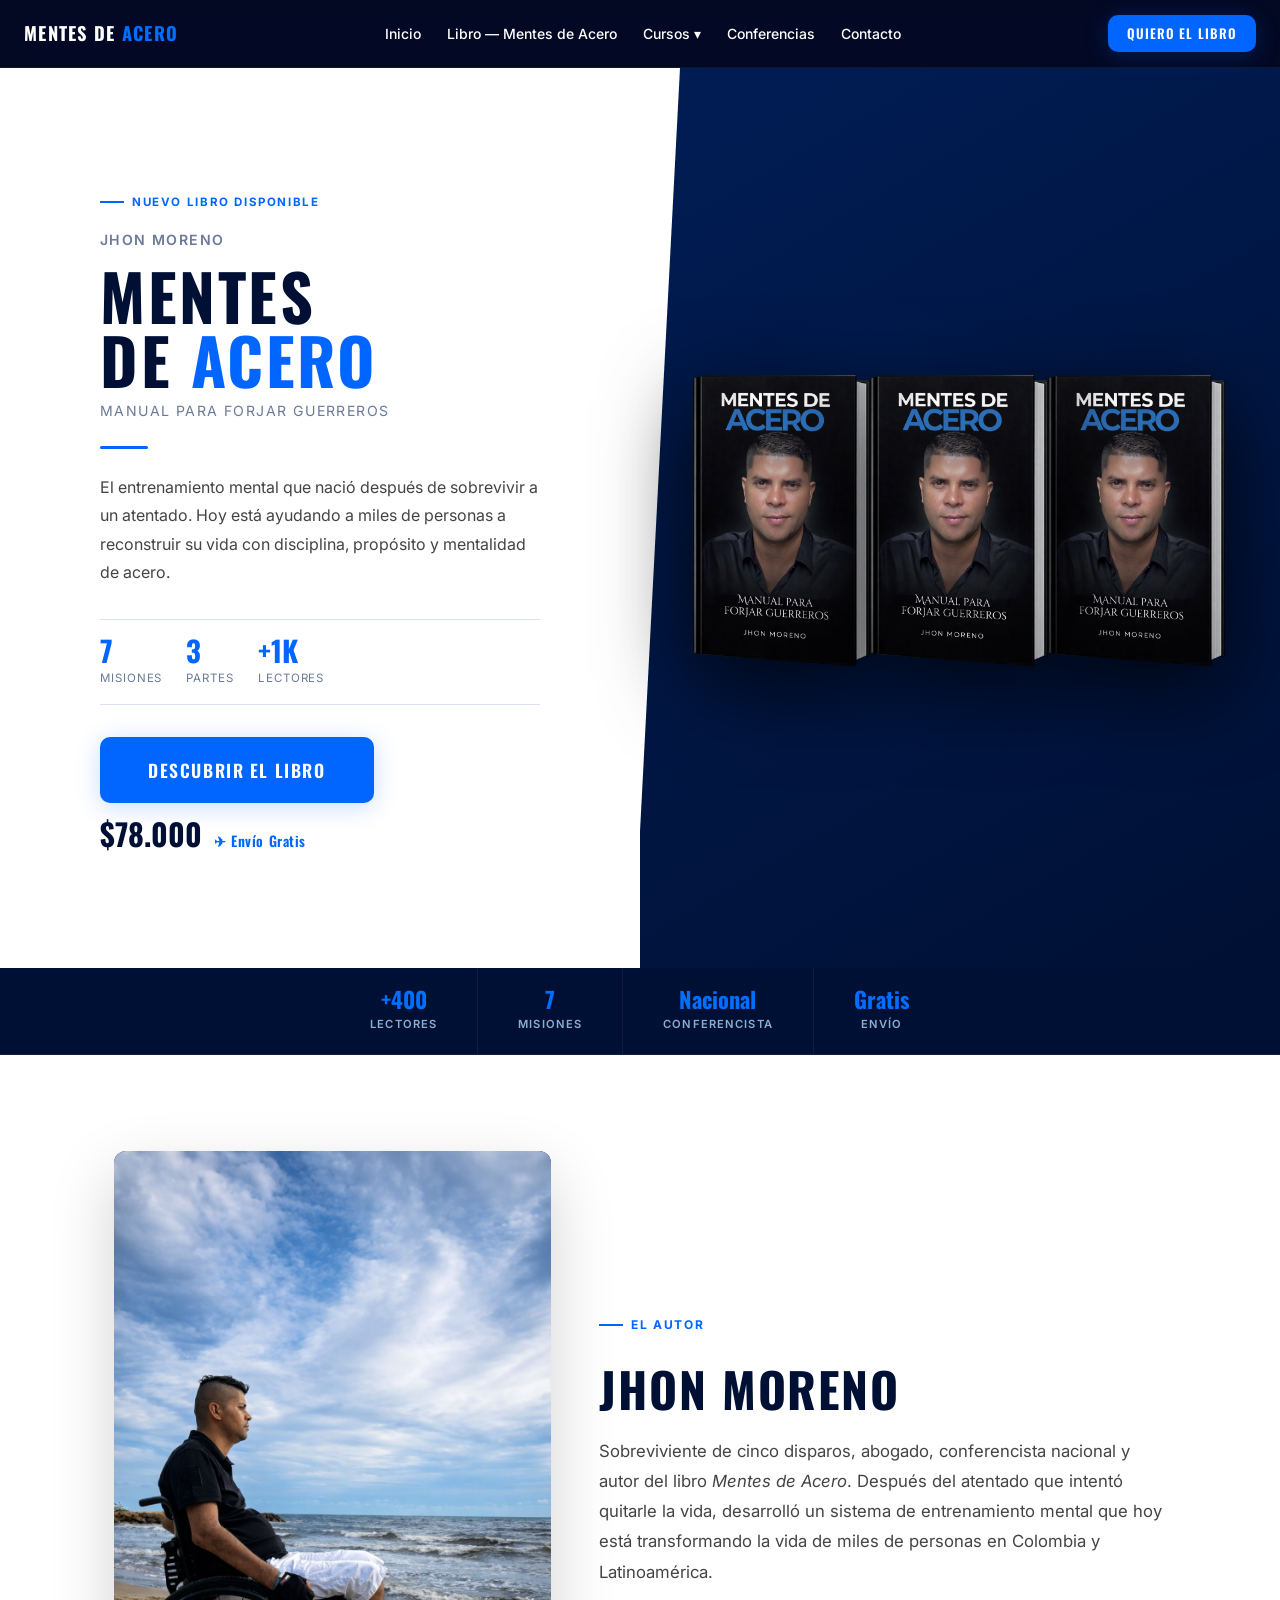
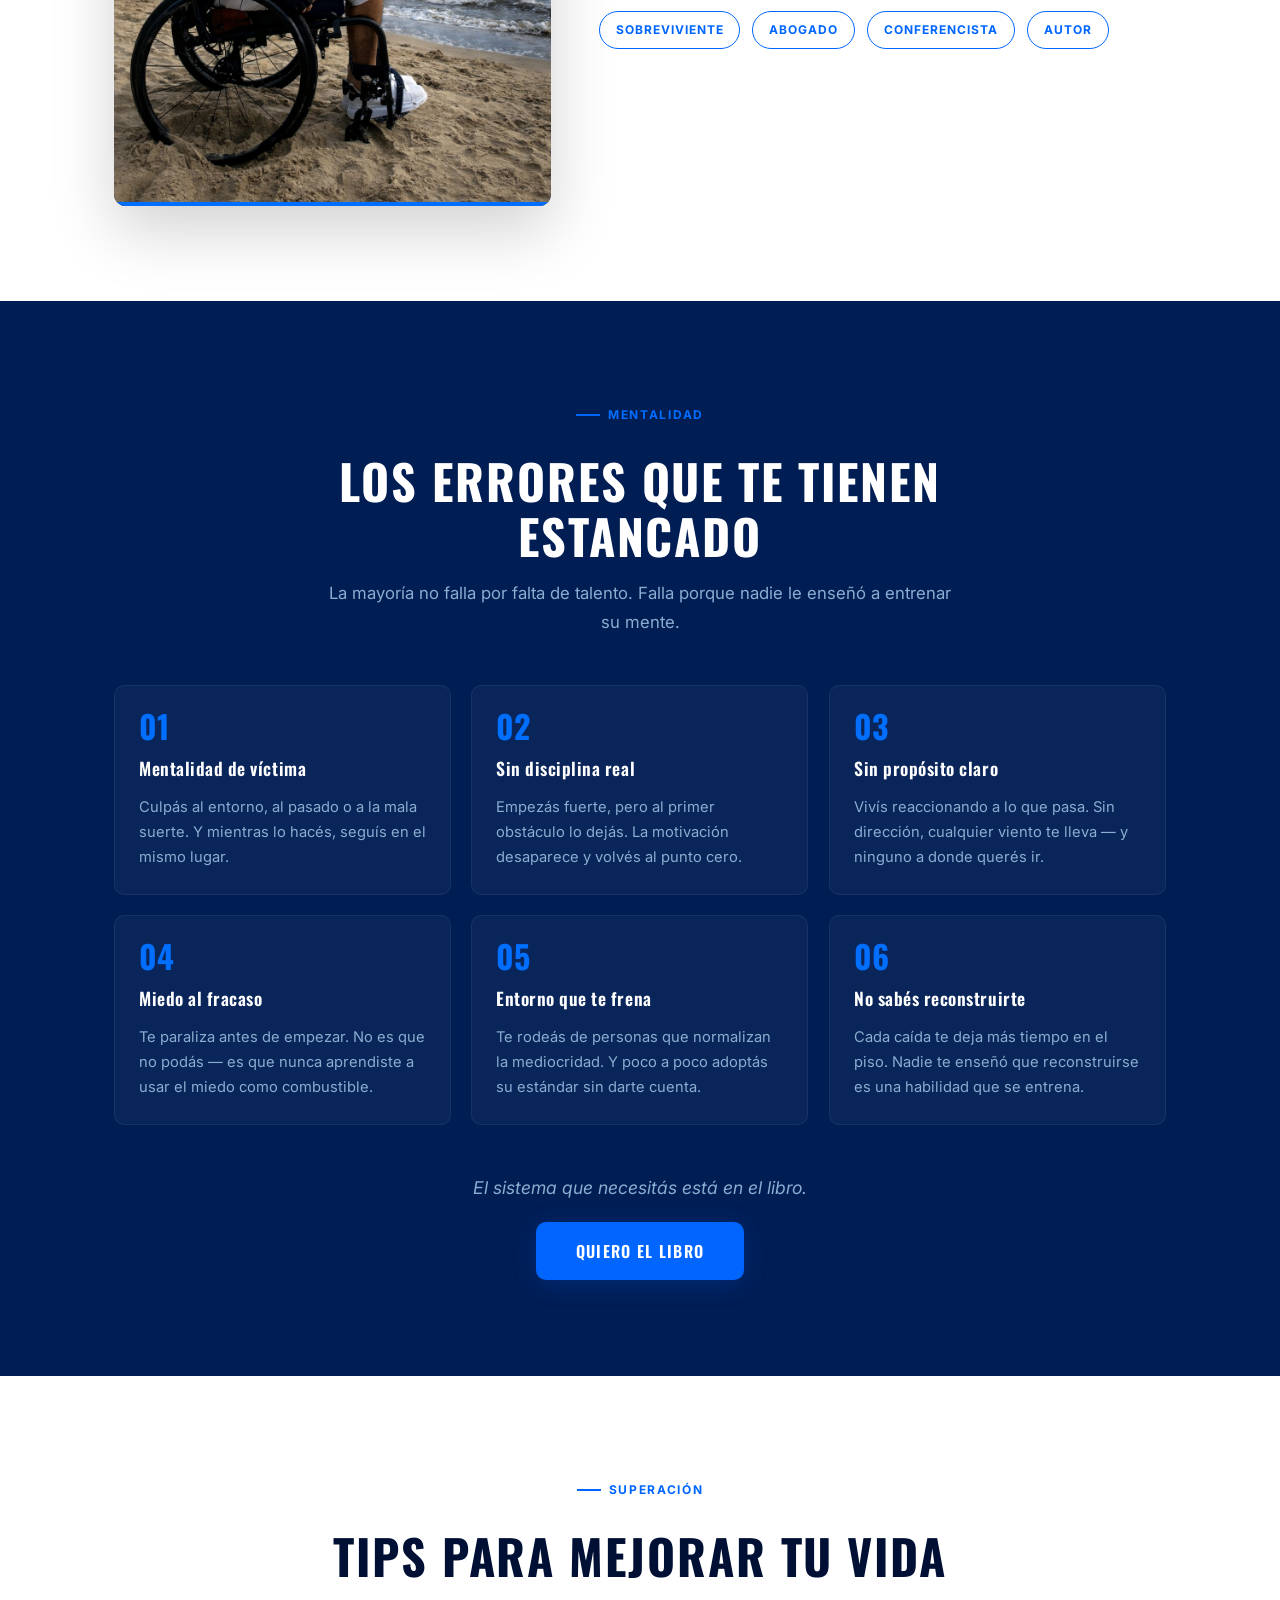
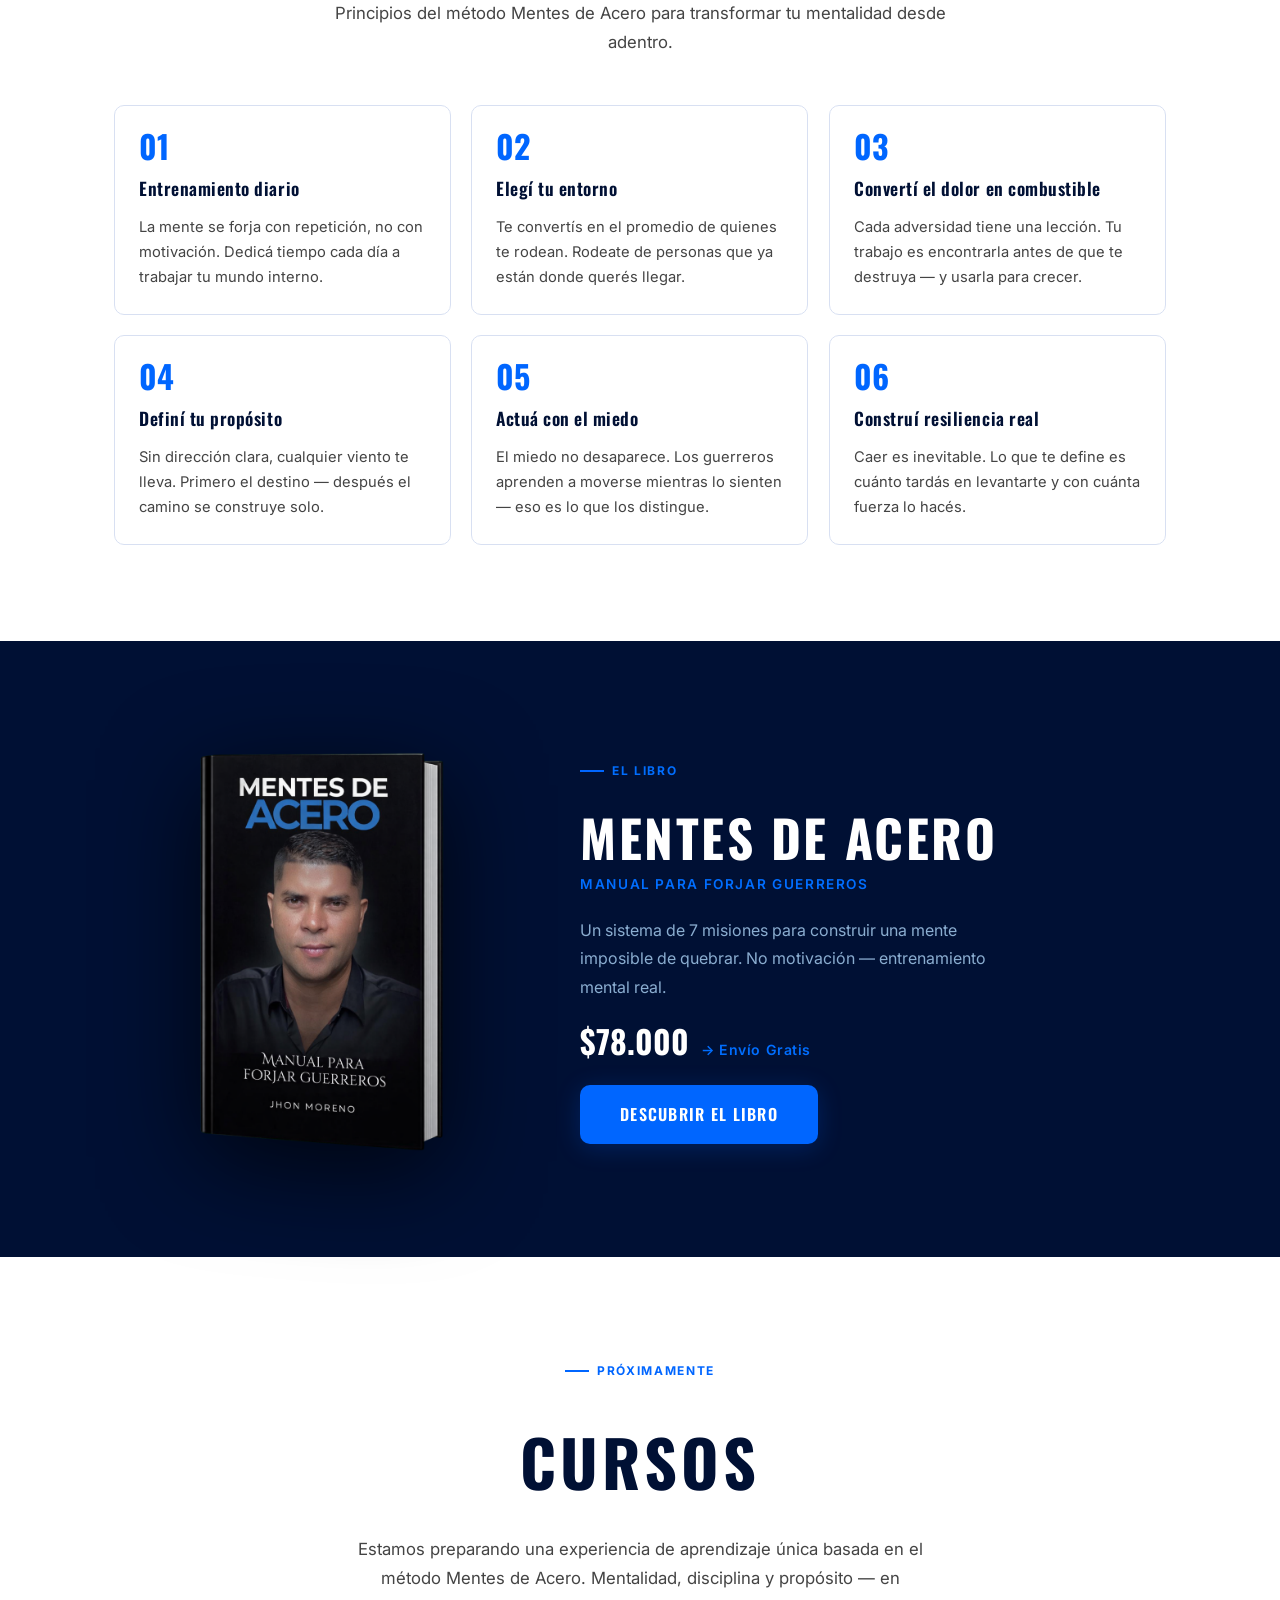
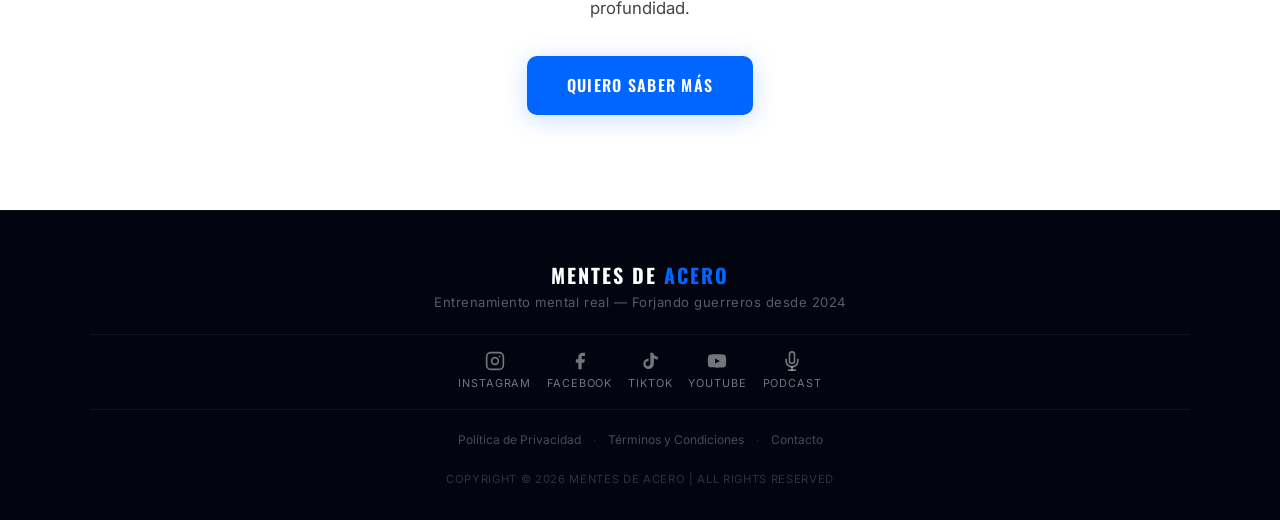
<file: index.html>
<!DOCTYPE html>
<html lang="es">
<head>
  <meta charset="UTF-8" />
  <meta name="viewport" content="width=device-width, initial-scale=1.0" />
  <title>Mentes de Acero — Jhon Moreno</title>
  <meta name="description" content="Jhon Moreno — Autor, conferencista y creador del método Mentes de Acero. Manual para Forjar Guerreros." />
  <link rel="preconnect" href="https://fonts.googleapis.com" />
  <link rel="preconnect" href="https://fonts.gstatic.com" crossorigin />
  <link href="https://fonts.googleapis.com/css2?family=Inter:wght@300;400;500;600;700;800;900&family=Oswald:wght@400;500;600;700&display=swap" rel="stylesheet" />
  <link rel="icon" type="image/svg+xml" href="/img/favicon.svg" />
  <link rel="stylesheet" href="/css/base.css" />
  <link rel="stylesheet" href="/css/components.css" />
  <link rel="stylesheet" href="/css/inicio.css" />
</head>
<body>

  <div id="navbar-placeholder"></div>


  <!-- ══════  HOME — split hero ══════ -->
  <div class="home-hero" id="inicio">

    <!-- Left: white panel -->
    <div class="home-hero__left">
      <div class="home-hero__content reveal-left">

        <div class="home-hero__eyebrow">Nuevo libro disponible</div>
        <div class="home-hero__author">Jhon Moreno</div>

        <h1 class="home-hero__title">
          MENTES<br>DE <span>ACERO</span>
        </h1>
        <p class="home-hero__tagline">Manual para Forjar Guerreros</p>

        <div class="home-hero__divider"></div>

        <p class="home-hero__desc">
          El entrenamiento mental que nació después de sobrevivir a un atentado.
          Hoy está ayudando a miles de personas a reconstruir su vida con
          disciplina, propósito y mentalidad de acero.
        </p>

        <div class="home-hero__stats">
          <div class="home-hero__stat">
            <span class="home-hero__stat-value">7</span>
            <span class="home-hero__stat-label">Misiones</span>
          </div>
          <div class="home-hero__stat">
            <span class="home-hero__stat-value">3</span>
            <span class="home-hero__stat-label">Partes</span>
          </div>
          <div class="home-hero__stat">
            <span class="home-hero__stat-value">+1K</span>
            <span class="home-hero__stat-label">Lectores</span>
          </div>
        </div>

        <div class="home-hero__cta">
          <a href="/libro/" class="btn btn--primary btn--xl btn--pulse">
            Descubrir el Libro
          </a>
          <div class="home-hero__price-row">
            <span class="home-hero__price">$78.000</span>
            <span class="home-hero__price-free">✈ Envío Gratis</span>
          </div>
        </div>

      </div>
    </div>

    <!-- Right: dark panel + book -->
    <div class="home-hero__right">
      <div class="home-hero__right-ambient"></div>
      <div class="home-hero__book-stack reveal-right">
        <div class="home-hero__book-item home-hero__book-item--1">
          <img src="/img/libro/libro(1).png" alt="Libro Mentes de Acero" />
        </div>
        <div class="home-hero__book-item home-hero__book-item--2">
          <img src="/img/libro/libro(1).png" alt="Libro Mentes de Acero" />
        </div>
        <div class="home-hero__book-item home-hero__book-item--3">
          <img src="/img/libro/libro(1).png" alt="Libro Mentes de Acero" />
        </div>
      </div>
    </div>

  </div>


  <!-- ══════  STRIP — prueba social ══════ -->
  <div class="home-strip">
    <div class="home-strip__stat">
      <span class="home-strip__value">+400</span>
      <span class="home-strip__label">Lectores</span>
    </div>
    <div class="home-strip__stat">
      <span class="home-strip__value">7</span>
      <span class="home-strip__label">Misiones</span>
    </div>
    <div class="home-strip__stat">
      <span class="home-strip__value">Nacional</span>
      <span class="home-strip__label">Conferencista</span>
    </div>
    <div class="home-strip__stat">
      <span class="home-strip__value">Gratis</span>
      <span class="home-strip__label">Envío</span>
    </div>
  </div>


  <!-- ══════  AUTOR — Jhon Moreno ══════ -->
  <section class="home-author" id="autor">
    <div class="container">
      <div class="home-author__grid">

        <div class="home-author__photo-col reveal-left">
          <div class="home-author__photo-frame">
            <img
              src="/img/jhon.png"
              alt="Jhon Moreno — Autor de Mentes de Acero"
              class="home-author__photo"
            />
            <div class="home-author__photo-accent"></div>
          </div>
        </div>

        <div class="home-author__copy reveal-right">
          <div class="overline overline--dark">EL AUTOR</div>
          <h2 class="home-author__name">JHON MORENO</h2>
          <p class="home-author__bio">
            Sobreviviente de cinco disparos, abogado, conferencista nacional y autor del libro
            <em>Mentes de Acero</em>. Después del atentado que intentó quitarle la vida,
            desarrolló un sistema de entrenamiento mental que hoy está transformando la vida
            de miles de personas en Colombia y Latinoamérica.
          </p>
          <div class="home-author__tags">
            <span class="home-author__tag">Sobreviviente</span>
            <span class="home-author__tag">Abogado</span>
            <span class="home-author__tag">Conferencista</span>
            <span class="home-author__tag">Autor</span>
          </div>
        </div>

      </div>
    </div>
  </section>


  <!-- ══════  ERRORES — superación ══════ -->
  <section class="home-errores" id="superacion">
    <div class="container">

      <div class="home-errores__header reveal">
        <div class="overline">MENTALIDAD</div>
        <h2 class="home-errores__title">LOS ERRORES QUE TE TIENEN ESTANCADO</h2>
        <p class="home-errores__subtitle">
          La mayoría no falla por falta de talento. Falla porque nadie le enseñó a entrenar su mente.
        </p>
      </div>

      <div class="home-errores__grid">
        <div class="home-errores__card reveal">
          <span class="home-errores__num">01</span>
          <h3 class="home-errores__card-title">Mentalidad de víctima</h3>
          <p class="home-errores__card-desc">Culpás al entorno, al pasado o a la mala suerte. Y mientras lo hacés, seguís en el mismo lugar.</p>
        </div>
        <div class="home-errores__card reveal">
          <span class="home-errores__num">02</span>
          <h3 class="home-errores__card-title">Sin disciplina real</h3>
          <p class="home-errores__card-desc">Empezás fuerte, pero al primer obstáculo lo dejás. La motivación desaparece y volvés al punto cero.</p>
        </div>
        <div class="home-errores__card reveal">
          <span class="home-errores__num">03</span>
          <h3 class="home-errores__card-title">Sin propósito claro</h3>
          <p class="home-errores__card-desc">Vivís reaccionando a lo que pasa. Sin dirección, cualquier viento te lleva — y ninguno a donde querés ir.</p>
        </div>
        <div class="home-errores__card reveal">
          <span class="home-errores__num">04</span>
          <h3 class="home-errores__card-title">Miedo al fracaso</h3>
          <p class="home-errores__card-desc">Te paraliza antes de empezar. No es que no podás — es que nunca aprendiste a usar el miedo como combustible.</p>
        </div>
        <div class="home-errores__card reveal">
          <span class="home-errores__num">05</span>
          <h3 class="home-errores__card-title">Entorno que te frena</h3>
          <p class="home-errores__card-desc">Te rodeás de personas que normalizan la mediocridad. Y poco a poco adoptás su estándar sin darte cuenta.</p>
        </div>
        <div class="home-errores__card reveal">
          <span class="home-errores__num">06</span>
          <h3 class="home-errores__card-title">No sabés reconstruirte</h3>
          <p class="home-errores__card-desc">Cada caída te deja más tiempo en el piso. Nadie te enseñó que reconstruirse es una habilidad que se entrena.</p>
        </div>
      </div>

      <div class="home-errores__cta reveal">
        <p class="home-errores__cta-text">El sistema que necesitás está en el libro.</p>
        <a href="/libro/" class="btn btn--primary btn--lg">QUIERO EL LIBRO</a>
      </div>

    </div>
  </section>


  <!-- ══════  TIPS — superación ══════ -->
  <section class="home-tips" id="superacion">
    <div class="container">

      <div class="home-tips__header reveal">
        <div class="overline overline--dark">SUPERACIÓN</div>
        <h2 class="home-tips__title">TIPS PARA MEJORAR TU VIDA</h2>
        <p class="home-tips__subtitle">
          Principios del método Mentes de Acero para transformar tu mentalidad desde adentro.
        </p>
      </div>

      <div class="home-tips__grid">
        <div class="home-tips__card reveal">
          <span class="home-tips__num">01</span>
          <h3 class="home-tips__card-title">Entrenamiento diario</h3>
          <p class="home-tips__card-desc">La mente se forja con repetición, no con motivación. Dedicá tiempo cada día a trabajar tu mundo interno.</p>
        </div>
        <div class="home-tips__card reveal">
          <span class="home-tips__num">02</span>
          <h3 class="home-tips__card-title">Elegí tu entorno</h3>
          <p class="home-tips__card-desc">Te convertís en el promedio de quienes te rodean. Rodeate de personas que ya están donde querés llegar.</p>
        </div>
        <div class="home-tips__card reveal">
          <span class="home-tips__num">03</span>
          <h3 class="home-tips__card-title">Convertí el dolor en combustible</h3>
          <p class="home-tips__card-desc">Cada adversidad tiene una lección. Tu trabajo es encontrarla antes de que te destruya — y usarla para crecer.</p>
        </div>
        <div class="home-tips__card reveal">
          <span class="home-tips__num">04</span>
          <h3 class="home-tips__card-title">Definí tu propósito</h3>
          <p class="home-tips__card-desc">Sin dirección clara, cualquier viento te lleva. Primero el destino — después el camino se construye solo.</p>
        </div>
        <div class="home-tips__card reveal">
          <span class="home-tips__num">05</span>
          <h3 class="home-tips__card-title">Actuá con el miedo</h3>
          <p class="home-tips__card-desc">El miedo no desaparece. Los guerreros aprenden a moverse mientras lo sienten — eso es lo que los distingue.</p>
        </div>
        <div class="home-tips__card reveal">
          <span class="home-tips__num">06</span>
          <h3 class="home-tips__card-title">Construí resiliencia real</h3>
          <p class="home-tips__card-desc">Caer es inevitable. Lo que te define es cuánto tardás en levantarte y con cuánta fuerza lo hacés.</p>
        </div>
      </div>

    </div>
  </section>


  <!-- ══════  LIBRO TEASER ══════ -->
  <section class="home-libro" id="home-libro">
    <div class="container">
      <div class="home-libro__grid">

        <div class="home-libro__book-col reveal-left">
          <img
            src="/img/libro/libro(1).png"
            alt="Libro Mentes de Acero"
            class="home-libro__img"
            width="280"
          />
        </div>

        <div class="reveal-right">
          <div class="overline">EL LIBRO</div>
          <h2 class="home-libro__title">MENTES DE ACERO</h2>
          <p class="home-libro__subtitle">Manual para Forjar Guerreros</p>
          <p class="home-libro__desc">
            Un sistema de 7 misiones para construir una mente imposible de quebrar.
            No motivación — entrenamiento mental real.
          </p>
          <div class="home-libro__price-row">
            <span class="home-libro__price">$78.000</span>
            <span class="home-libro__free">→ Envío Gratis</span>
          </div>
          <a href="/libro/" class="btn btn--primary btn--lg">DESCUBRIR EL LIBRO</a>
        </div>

      </div>
    </div>
  </section>


  <!-- ══════  CURSOS TEASER ══════ -->
  <section class="home-cursos" id="home-cursos">
    <div class="container">
      <div class="home-cursos__inner reveal">
        <div class="overline overline--dark" style="justify-content:center;">PRÓXIMAMENTE</div>
        <h2 class="home-cursos__title">CURSOS</h2>
        <p class="home-cursos__desc">
          Estamos preparando una experiencia de aprendizaje única basada en el método Mentes de Acero.
          Mentalidad, disciplina y propósito — en profundidad.
        </p>
        <a href="/cursos/" class="btn btn--primary btn--lg">QUIERO SABER MÁS</a>
      </div>
    </div>
  </section>


  <div id="footer-placeholder"></div>

  <script src="/js/components.js"></script>
  <script src="/js/core.js"></script>
</body>
</html>
</file>
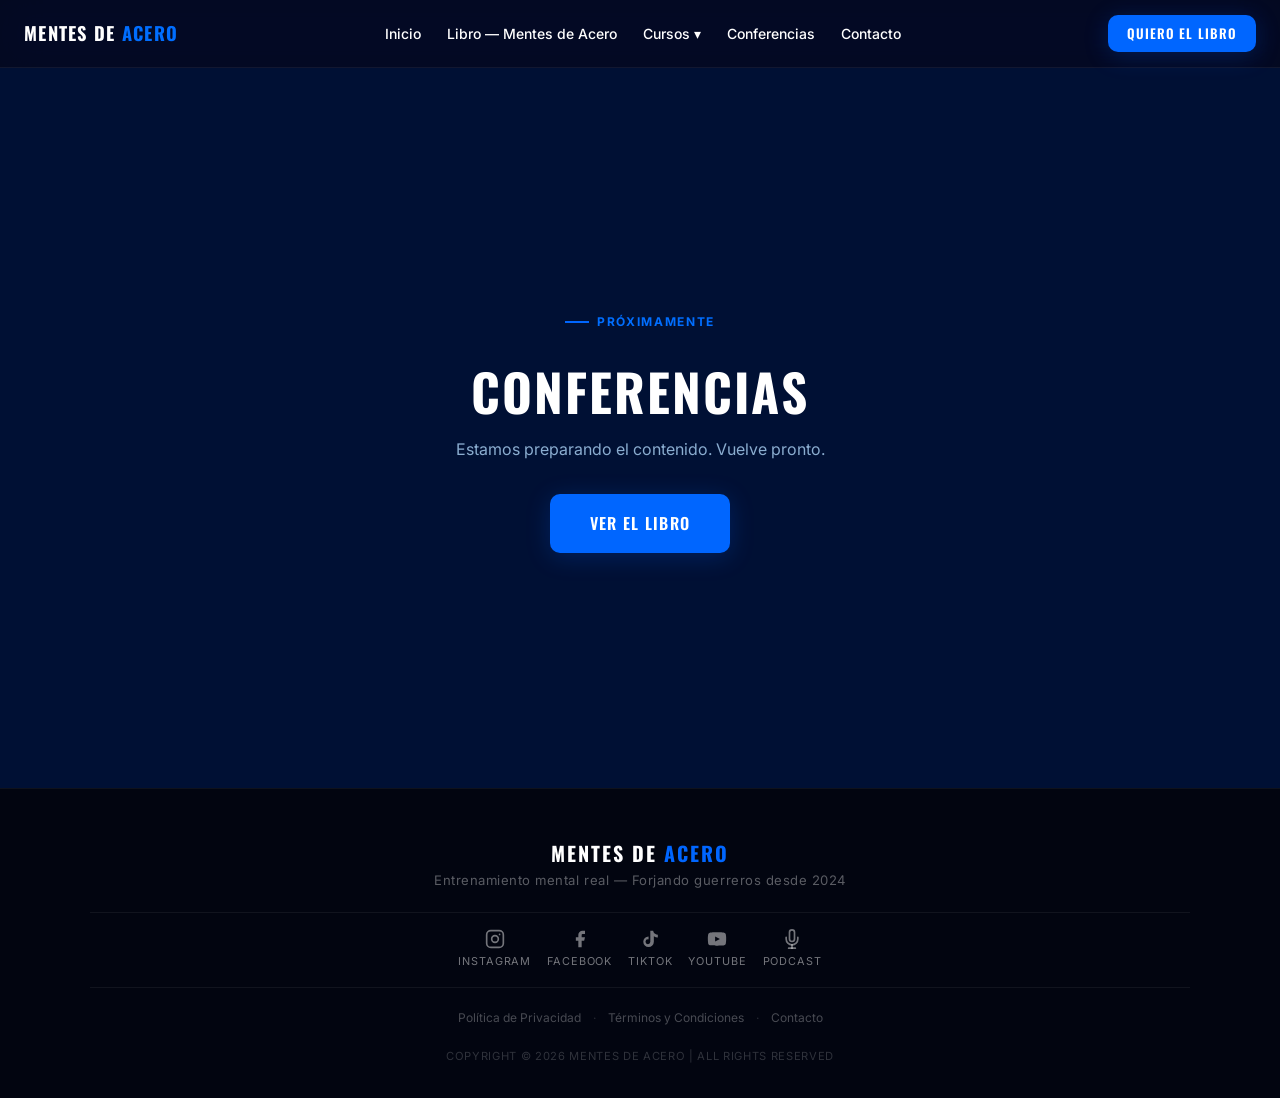
<file: conferencias/index.html>
<!DOCTYPE html>
<html lang="es">
<head>
  <meta charset="UTF-8" />
  <meta name="viewport" content="width=device-width, initial-scale=1.0" />
  <title>Conferencias - Mentes de Acero</title>
  <link rel="preconnect" href="https://fonts.googleapis.com" />
  <link rel="preconnect" href="https://fonts.gstatic.com" crossorigin />
  <link href="https://fonts.googleapis.com/css2?family=Inter:wght@400;600;700&family=Oswald:wght@400;600;700&display=swap" rel="stylesheet" />
  <link rel="icon" type="image/svg+xml" href="/img/favicon.svg" />
  <link rel="stylesheet" href="/css/base.css" />
  <link rel="stylesheet" href="/css/components.css" />
</head>
<body>
  <div id="navbar-placeholder"></div>
  <section class="section bg-dark" style="min-height:80vh;display:flex;align-items:center;justify-content:center;text-align:center;">
    <div class="container">
      <div class="overline" style="justify-content:center;">Próximamente</div>
      <h1 class="section-title section-title--xl" style="color:#fff;margin:1rem 0;">CONFERENCIAS</h1>
      <p style="color:var(--on-dark-body);max-width:480px;margin:0 auto 2rem;">Estamos preparando el contenido. Vuelve pronto.</p>
      <a href="/libro/" class="btn btn--primary btn--lg">Ver el Libro</a>
    </div>
  </section>
  <div id="footer-placeholder"></div>
  <script src="/js/components.js"></script>
  <script src="/js/core.js"></script>
</body>
</html>
</file>
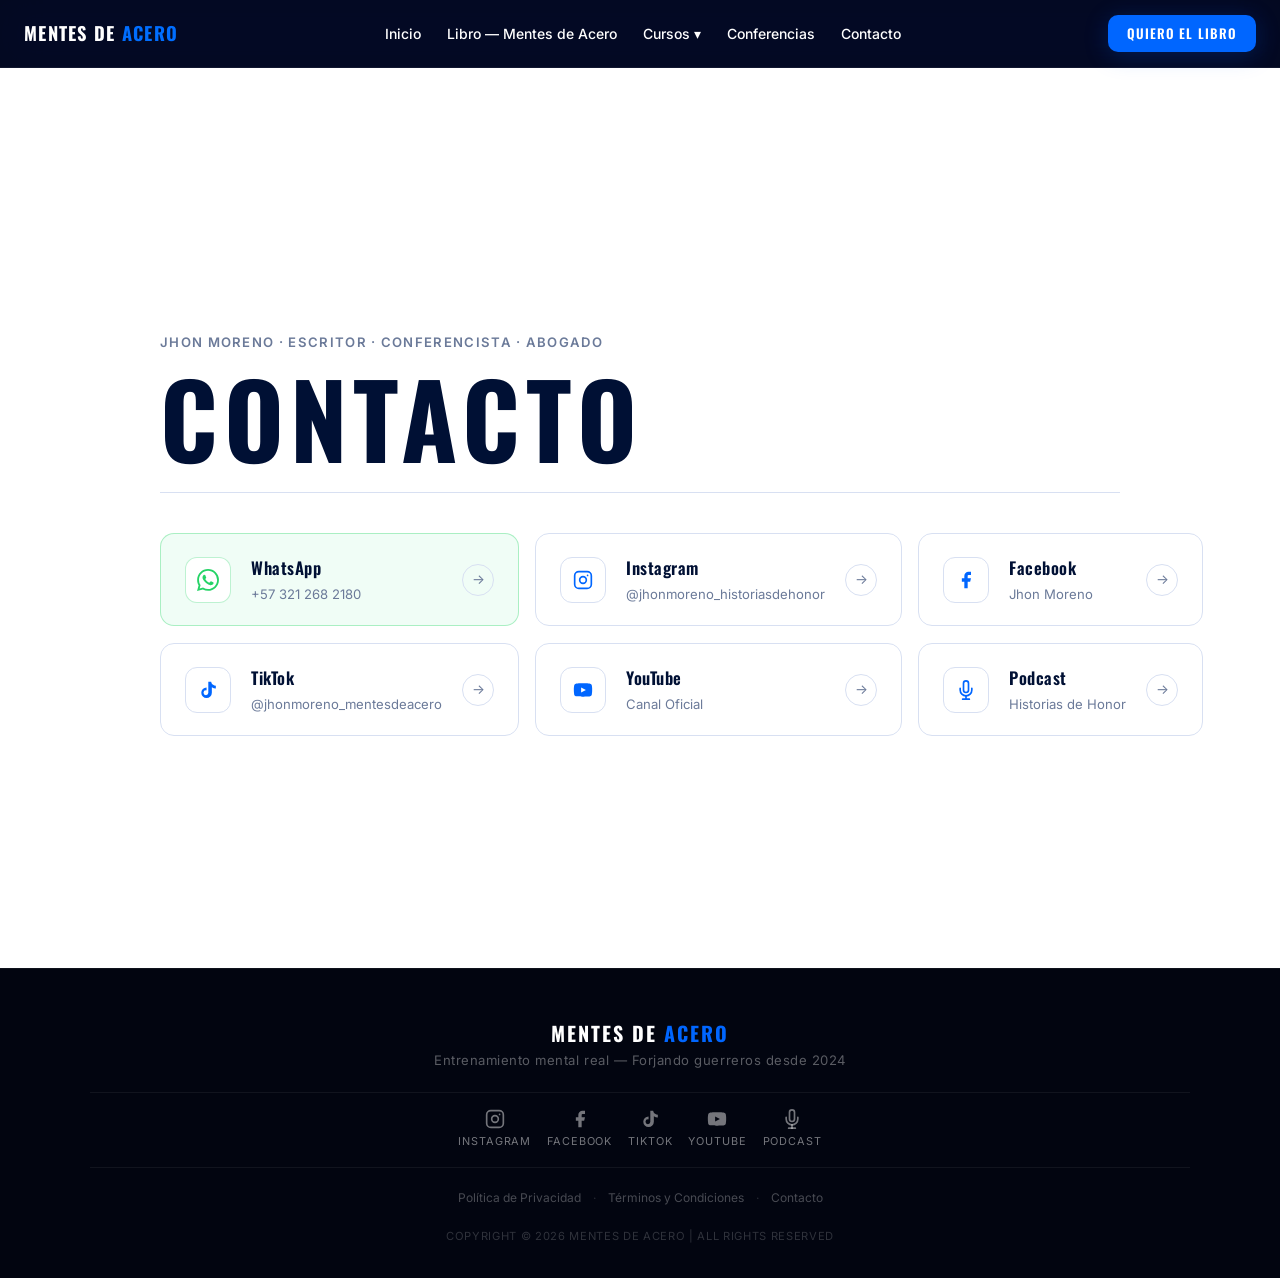
<file: contacto/index.html>
<!DOCTYPE html>
<html lang="es">
<head>
  <meta charset="UTF-8" />
  <meta name="viewport" content="width=device-width, initial-scale=1.0" />
  <title>Contacto - Mentes de Acero</title>
  <link rel="preconnect" href="https://fonts.googleapis.com" />
  <link rel="preconnect" href="https://fonts.gstatic.com" crossorigin />
  <link href="https://fonts.googleapis.com/css2?family=Inter:wght@400;600;700&family=Oswald:wght@400;600;700&display=swap" rel="stylesheet" />
  <link rel="icon" type="image/svg+xml" href="/img/favicon.svg" />
  <link rel="stylesheet" href="/css/base.css" />
  <link rel="stylesheet" href="/css/components.css" />
  <link rel="stylesheet" href="/css/contacto.css" />
</head>
<body>
  <div id="navbar-placeholder"></div>

  <section class="contacto-page">
    <div class="container">
      <div class="contacto__wrap">

        <div class="contacto__header reveal-left">
          <p class="contacto__author">Jhon Moreno · Escritor · Conferencista · Abogado</p>
          <h1 class="contacto__title">CONTACTO</h1>
          <div class="contacto__divider"></div>
        </div>

        <div class="contacto__list">

          <a href="https://api.whatsapp.com/send/?phone=573212682180&text&type=phone_number&app_absent=0"
             target="_blank" rel="noopener"
             class="contacto__card contacto__card--primary reveal">
            <div class="contacto__icon">
              <svg width="22" height="22" viewBox="0 0 24 24" fill="currentColor"><path d="M17.472 14.382c-.297-.149-1.758-.867-2.03-.967-.273-.099-.471-.148-.67.15-.197.297-.767.966-.94 1.164-.173.199-.347.223-.644.075-.297-.15-1.255-.463-2.39-1.475-.883-.788-1.48-1.761-1.653-2.059-.173-.297-.018-.458.13-.606.134-.133.298-.347.446-.52.149-.174.198-.298.298-.497.099-.198.05-.371-.025-.52-.075-.149-.669-1.612-.916-2.207-.242-.579-.487-.5-.669-.51-.173-.008-.371-.01-.57-.01-.198 0-.52.074-.792.372-.272.297-1.04 1.016-1.04 2.479 0 1.462 1.065 2.875 1.213 3.074.149.198 2.096 3.2 5.077 4.487.709.306 1.262.489 1.694.625.712.227 1.36.195 1.871.118.571-.085 1.758-.719 2.006-1.413.248-.694.248-1.289.173-1.413-.074-.124-.272-.198-.57-.347m-5.421 7.403h-.004a9.87 9.87 0 01-5.031-1.378l-.361-.214-3.741.982.998-3.648-.235-.374a9.86 9.86 0 01-1.51-5.26c.001-5.45 4.436-9.884 9.888-9.884 2.64 0 5.122 1.03 6.988 2.898a9.825 9.825 0 012.893 6.994c-.003 5.45-4.437 9.884-9.885 9.884m8.413-18.297A11.815 11.815 0 0012.05 0C5.495 0 .16 5.335.157 11.892c0 2.096.547 4.142 1.588 5.945L.057 24l6.305-1.654a11.882 11.882 0 005.683 1.448h.005c6.554 0 11.89-5.335 11.893-11.893a11.821 11.821 0 00-3.48-8.413z"/></svg>
            </div>
            <div class="contacto__info">
              <span class="contacto__platform">WhatsApp</span>
              <span class="contacto__handle">+57 321 268 2180</span>
            </div>
            <div class="contacto__go">→</div>
          </a>

          <a href="https://www.instagram.com/jhonmoreno_historiasdehonor/"
             target="_blank" rel="noopener"
             class="contacto__card reveal">
            <div class="contacto__icon">
              <svg width="20" height="20" viewBox="0 0 24 24" fill="none" stroke="currentColor" stroke-width="2" stroke-linecap="round" stroke-linejoin="round"><rect x="2" y="2" width="20" height="20" rx="5"/><circle cx="12" cy="12" r="4"/><circle cx="17.5" cy="6.5" r="1" fill="currentColor" stroke="none"/></svg>
            </div>
            <div class="contacto__info">
              <span class="contacto__platform">Instagram</span>
              <span class="contacto__handle">@jhonmoreno_historiasdehonor</span>
            </div>
            <div class="contacto__go">→</div>
          </a>

          <a href="https://www.facebook.com/profile.php?id=61569443999341"
             target="_blank" rel="noopener"
             class="contacto__card reveal">
            <div class="contacto__icon">
              <svg width="20" height="20" viewBox="0 0 24 24" fill="currentColor"><path d="M18 2h-3a5 5 0 0 0-5 5v3H7v4h3v8h4v-8h3l1-4h-4V7a1 1 0 0 1 1-1h3z"/></svg>
            </div>
            <div class="contacto__info">
              <span class="contacto__platform">Facebook</span>
              <span class="contacto__handle">Jhon Moreno</span>
            </div>
            <div class="contacto__go">→</div>
          </a>

          <a href="https://www.tiktok.com/@jhonmoreno_mentesdeacero"
             target="_blank" rel="noopener"
             class="contacto__card reveal">
            <div class="contacto__icon">
              <svg width="20" height="20" viewBox="0 0 24 24" fill="currentColor"><path d="M19.59 6.69a4.83 4.83 0 0 1-3.77-4.25V2h-3.45v13.67a2.89 2.89 0 0 1-2.88 2.5 2.89 2.89 0 0 1-2.89-2.89 2.89 2.89 0 0 1 2.89-2.89c.28 0 .54.04.79.1V9.01a6.34 6.34 0 0 0-6.34 6.34 6.34 6.34 0 0 0 6.34 6.34 6.34 6.34 0 0 0 6.34-6.34V8.69a8.18 8.18 0 0 0 4.78 1.52V6.76a4.85 4.85 0 0 1-1.01-.07z"/></svg>
            </div>
            <div class="contacto__info">
              <span class="contacto__platform">TikTok</span>
              <span class="contacto__handle">@jhonmoreno_mentesdeacero</span>
            </div>
            <div class="contacto__go">→</div>
          </a>

          <a href="https://www.youtube.com/channel/UCnsuKOSrz4xl4VxHJsskA2A"
             target="_blank" rel="noopener"
             class="contacto__card reveal">
            <div class="contacto__icon">
              <svg width="20" height="20" viewBox="0 0 24 24" fill="currentColor"><path d="M22.54 6.42a2.78 2.78 0 0 0-1.95-1.96C18.88 4 12 4 12 4s-6.88 0-8.59.46a2.78 2.78 0 0 0-1.95 1.96A29 29 0 0 0 1 12a29 29 0 0 0 .46 5.58A2.78 2.78 0 0 0 3.41 19.54C5.12 20 12 20 12 20s6.88 0 8.59-.46a2.78 2.78 0 0 0 1.95-1.96A29 29 0 0 0 23 12a29 29 0 0 0-.46-5.58z"/><polygon points="9.75 15.02 15.5 12 9.75 8.98 9.75 15.02" fill="#fff"/></svg>
            </div>
            <div class="contacto__info">
              <span class="contacto__platform">YouTube</span>
              <span class="contacto__handle">Canal Oficial</span>
            </div>
            <div class="contacto__go">→</div>
          </a>

          <a href="https://www.youtube.com/watch?v=_4_fn7mREr8&list=PLjToxQZFfM2UfllhL2f69yEFeBLbm4ejM"
             target="_blank" rel="noopener"
             class="contacto__card reveal">
            <div class="contacto__icon">
              <svg width="20" height="20" viewBox="0 0 24 24" fill="none" stroke="currentColor" stroke-width="2" stroke-linecap="round" stroke-linejoin="round"><path d="M12 1a3 3 0 0 0-3 3v8a3 3 0 0 0 6 0V4a3 3 0 0 0-3-3z"/><path d="M19 10v2a7 7 0 0 1-14 0v-2"/><line x1="12" y1="19" x2="12" y2="23"/><line x1="8" y1="23" x2="16" y2="23"/></svg>
            </div>
            <div class="contacto__info">
              <span class="contacto__platform">Podcast</span>
              <span class="contacto__handle">Historias de Honor</span>
            </div>
            <div class="contacto__go">→</div>
          </a>

        </div>
      </div>
    </div>
  </section>

  <div id="footer-placeholder"></div>
  <script src="/js/components.js"></script>
  <script src="/js/core.js"></script>
</body>
</html>
</file>
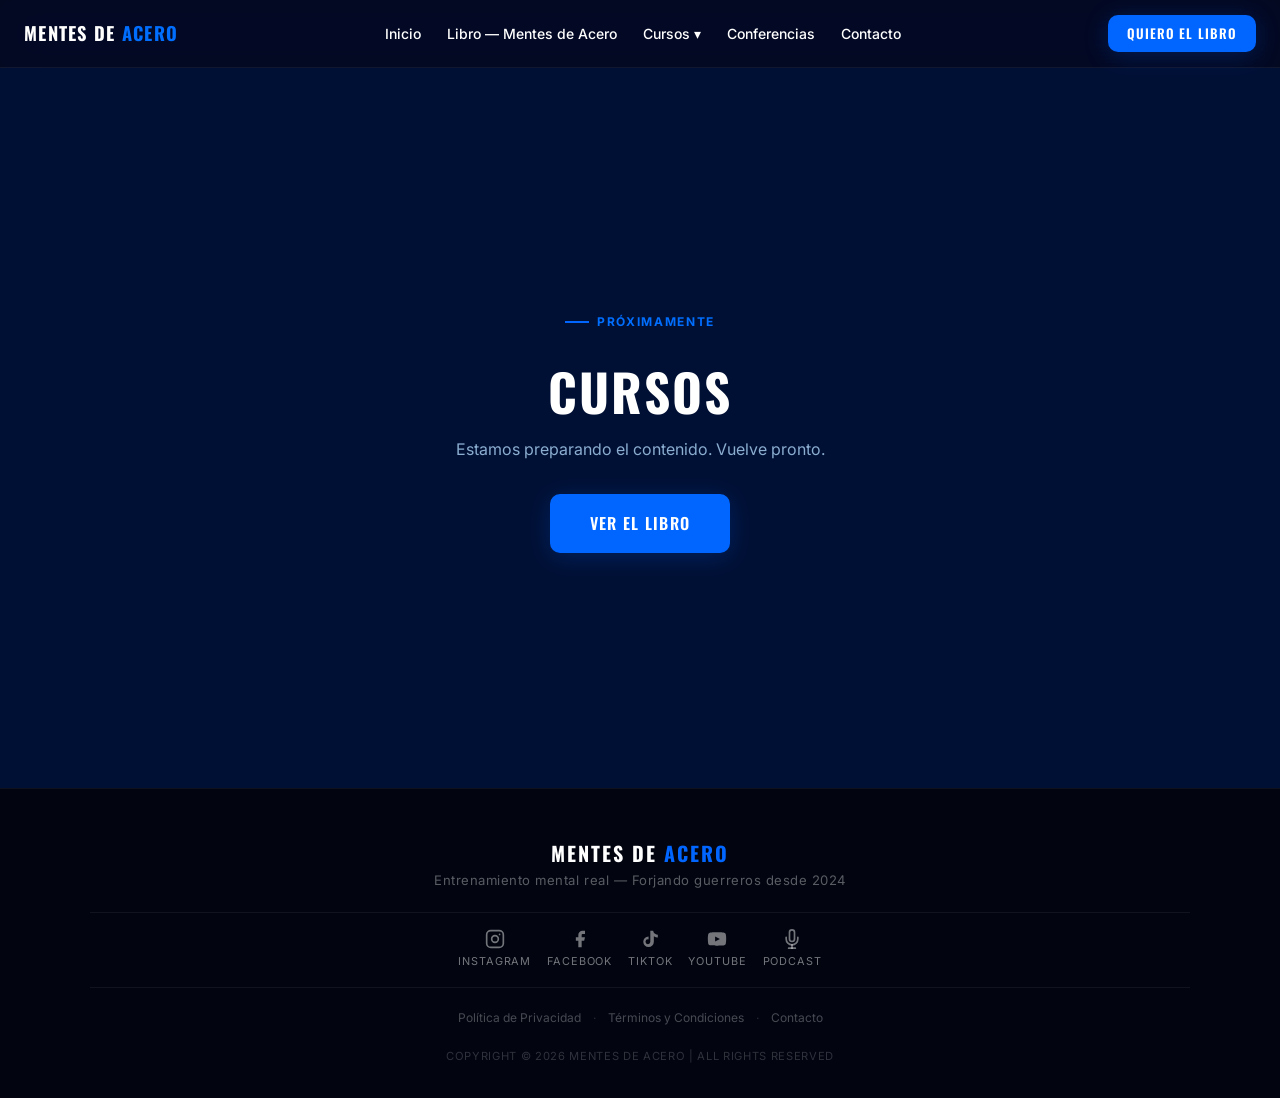
<file: cursos/index.html>
<!DOCTYPE html>
<html lang="es">
<head>
  <meta charset="UTF-8" />
  <meta name="viewport" content="width=device-width, initial-scale=1.0" />
  <title>Cursos - Mentes de Acero</title>
  <link rel="preconnect" href="https://fonts.googleapis.com" />
  <link rel="preconnect" href="https://fonts.gstatic.com" crossorigin />
  <link href="https://fonts.googleapis.com/css2?family=Inter:wght@400;600;700&family=Oswald:wght@400;600;700&display=swap" rel="stylesheet" />
  <link rel="icon" type="image/svg+xml" href="/img/favicon.svg" />
  <link rel="stylesheet" href="/css/base.css" />
  <link rel="stylesheet" href="/css/components.css" />
</head>
<body>
  <div id="navbar-placeholder"></div>
  <section class="section bg-dark" style="min-height:80vh;display:flex;align-items:center;justify-content:center;text-align:center;">
    <div class="container">
      <div class="overline" style="justify-content:center;">Próximamente</div>
      <h1 class="section-title section-title--xl" style="color:#fff;margin:1rem 0;">CURSOS</h1>
      <p style="color:var(--on-dark-body);max-width:480px;margin:0 auto 2rem;">Estamos preparando el contenido. Vuelve pronto.</p>
      <a href="/libro/" class="btn btn--primary btn--lg">Ver el Libro</a>
    </div>
  </section>
  <div id="footer-placeholder"></div>
  <script src="/js/components.js"></script>
  <script src="/js/core.js"></script>
</body>
</html>
</file>
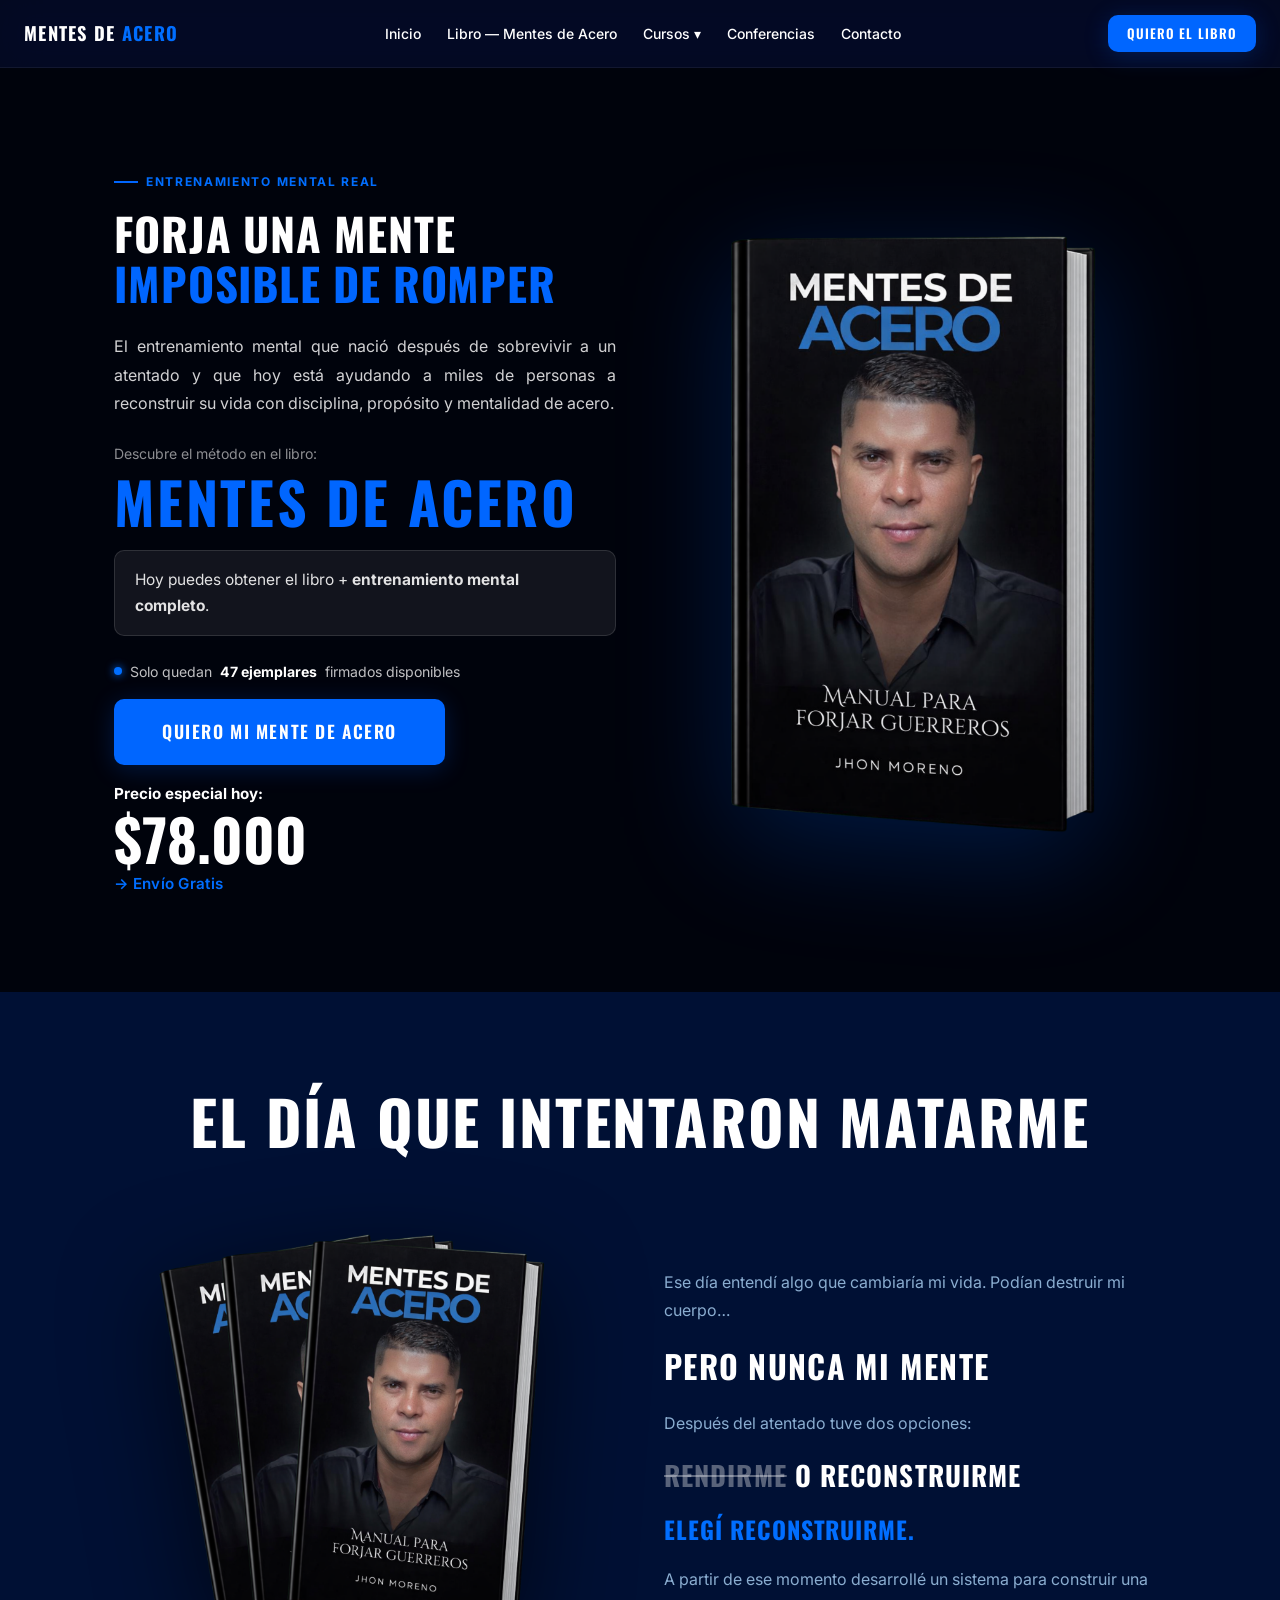
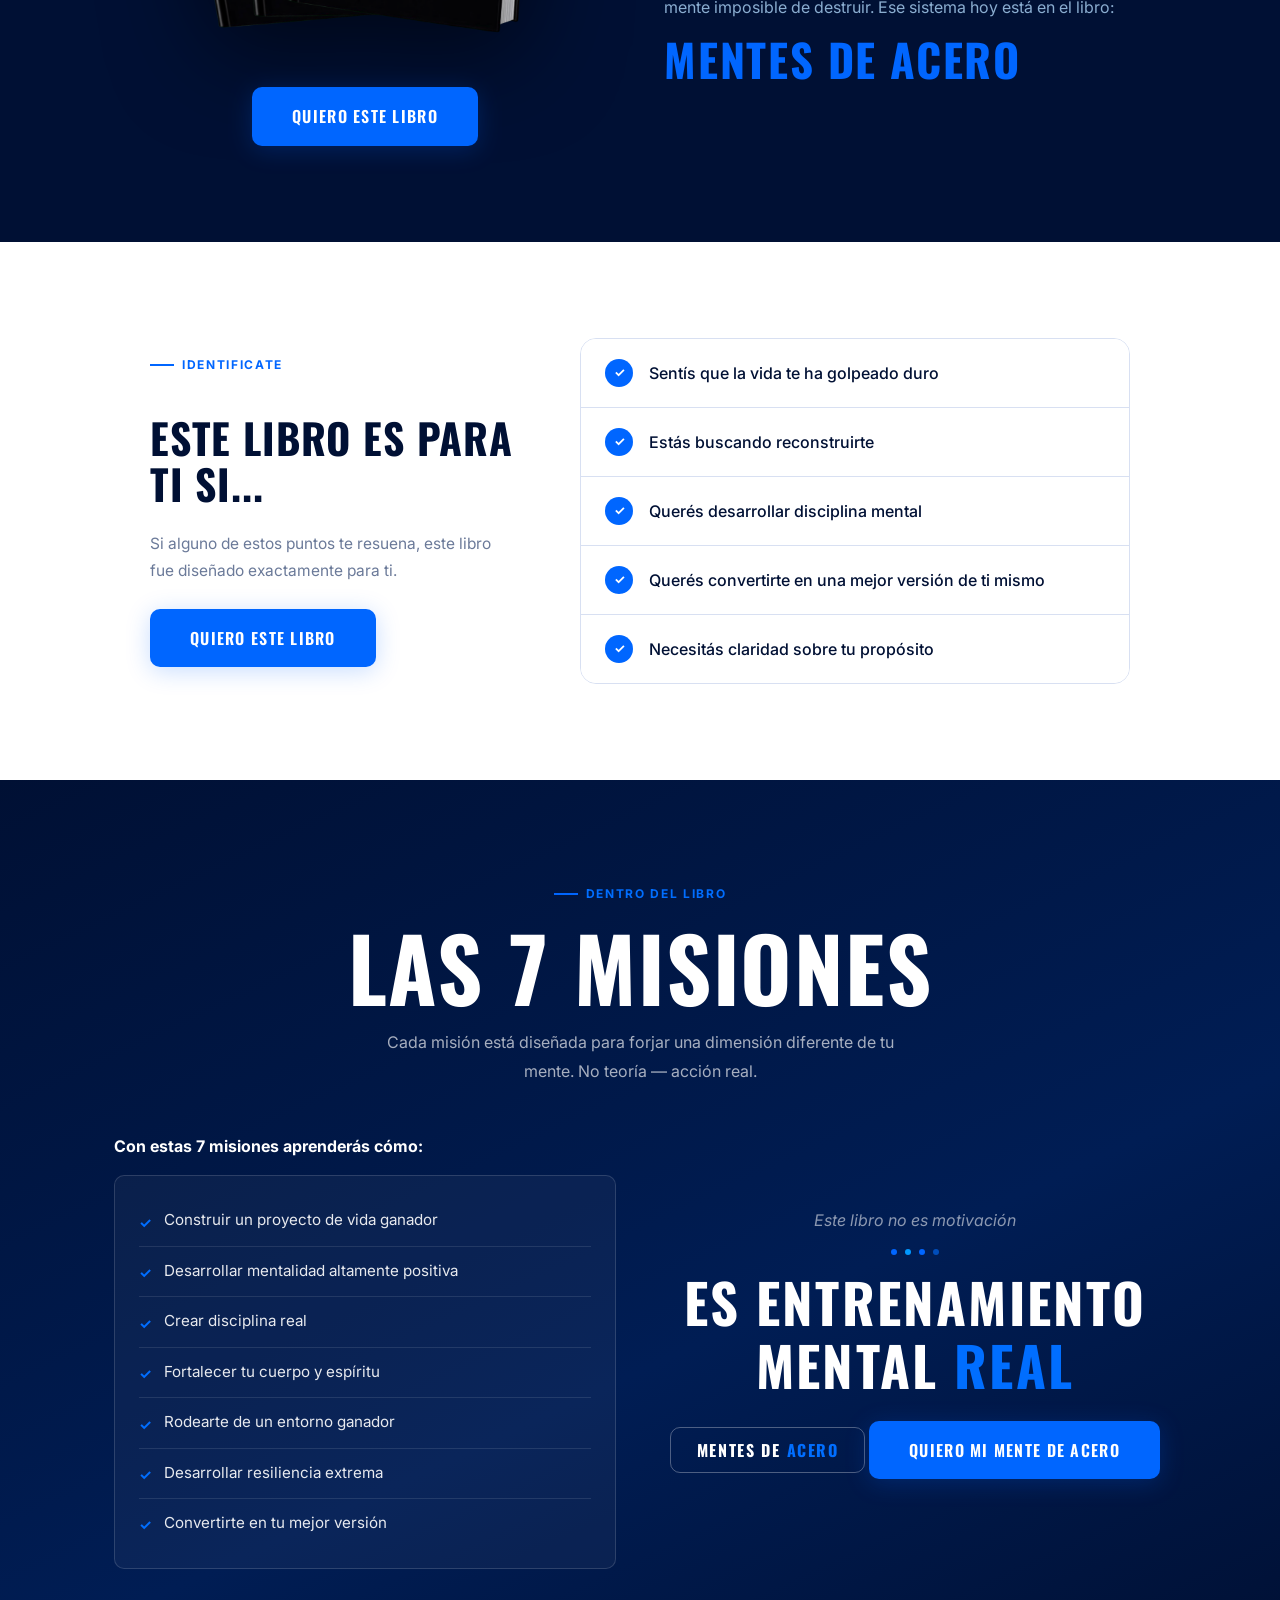
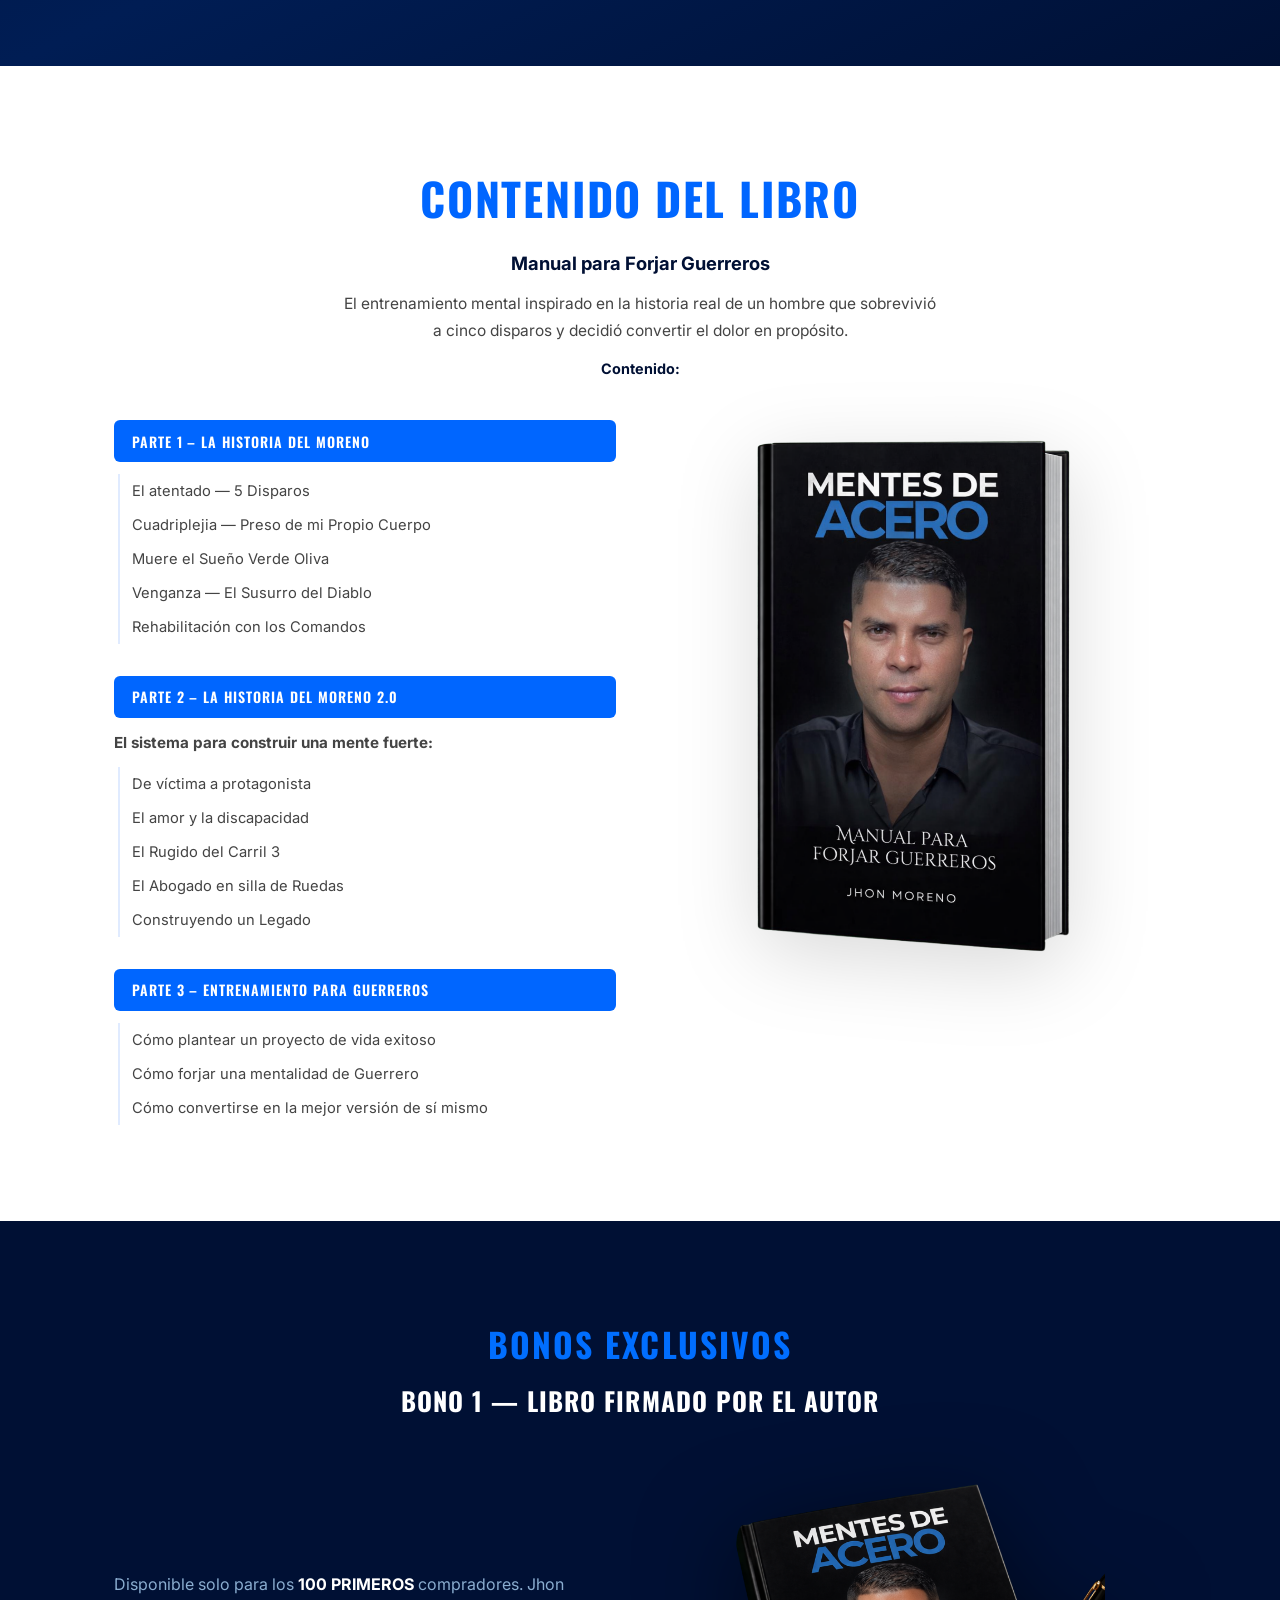
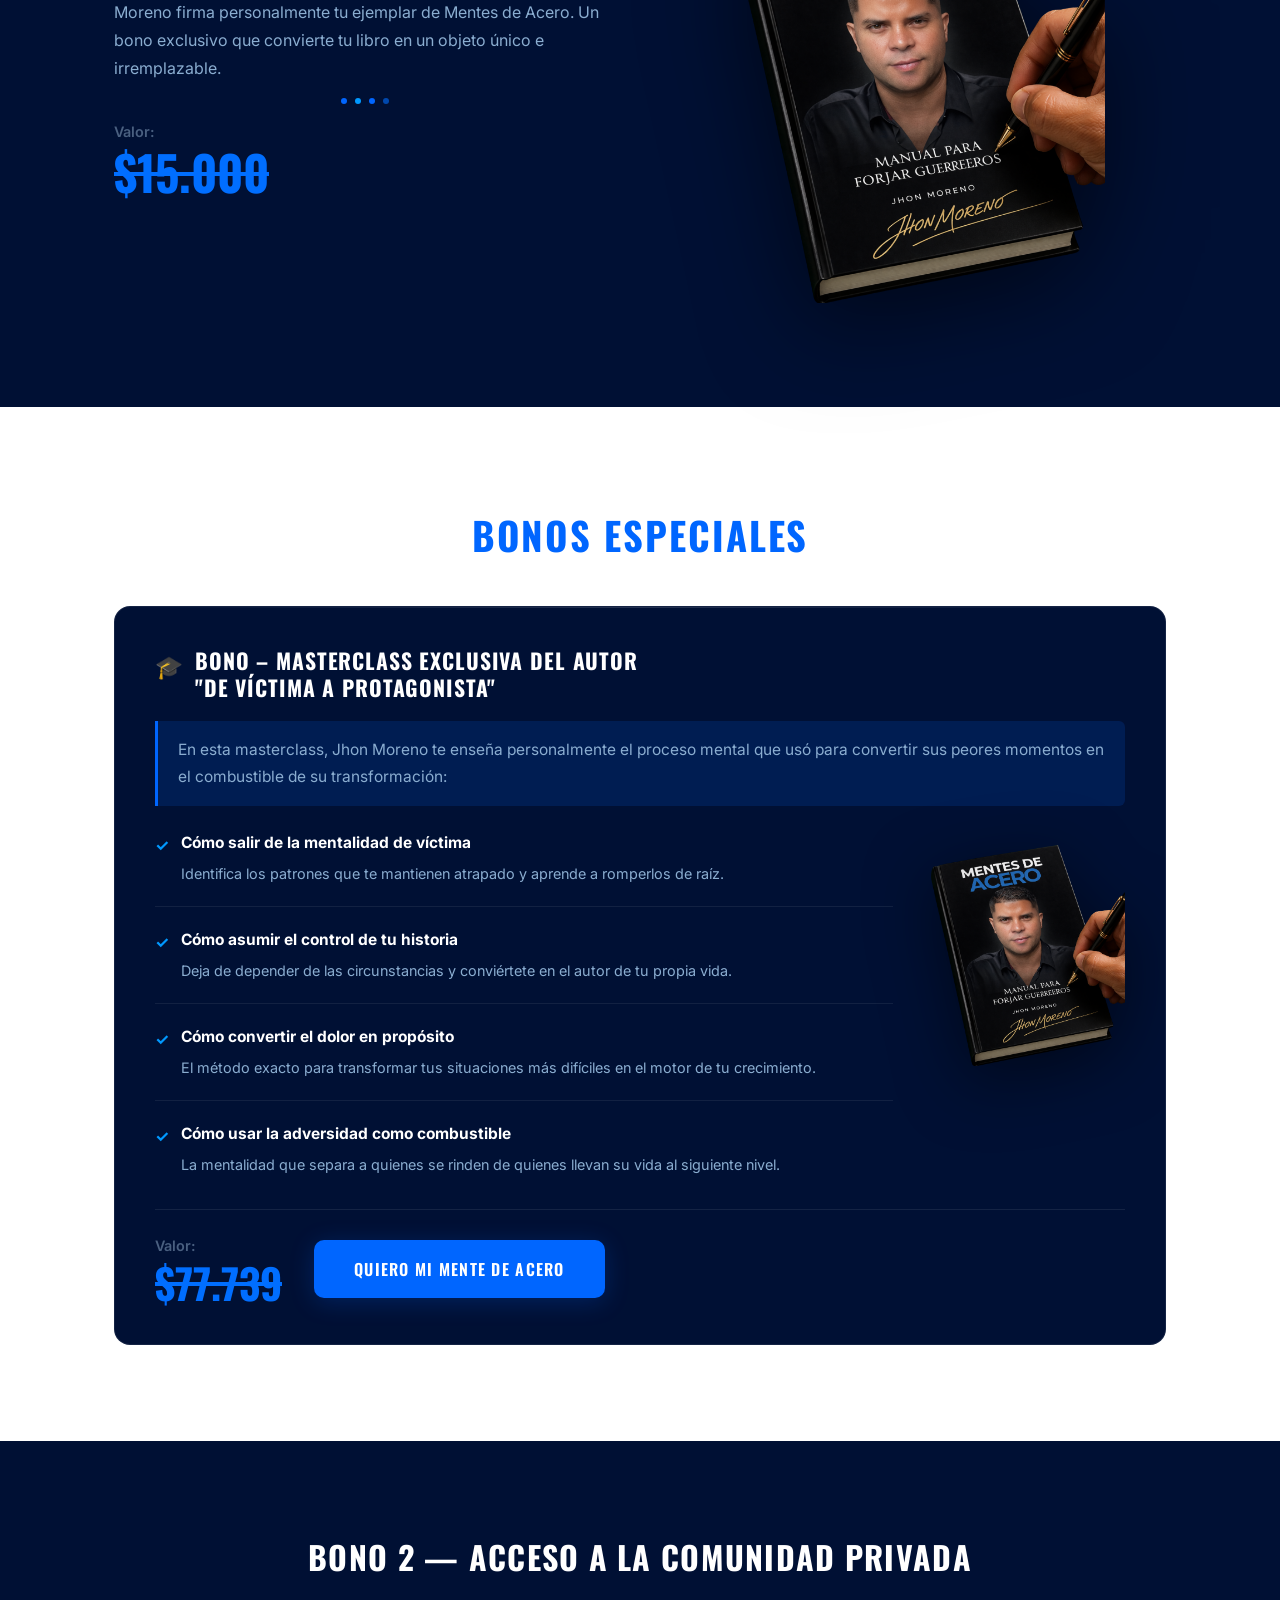
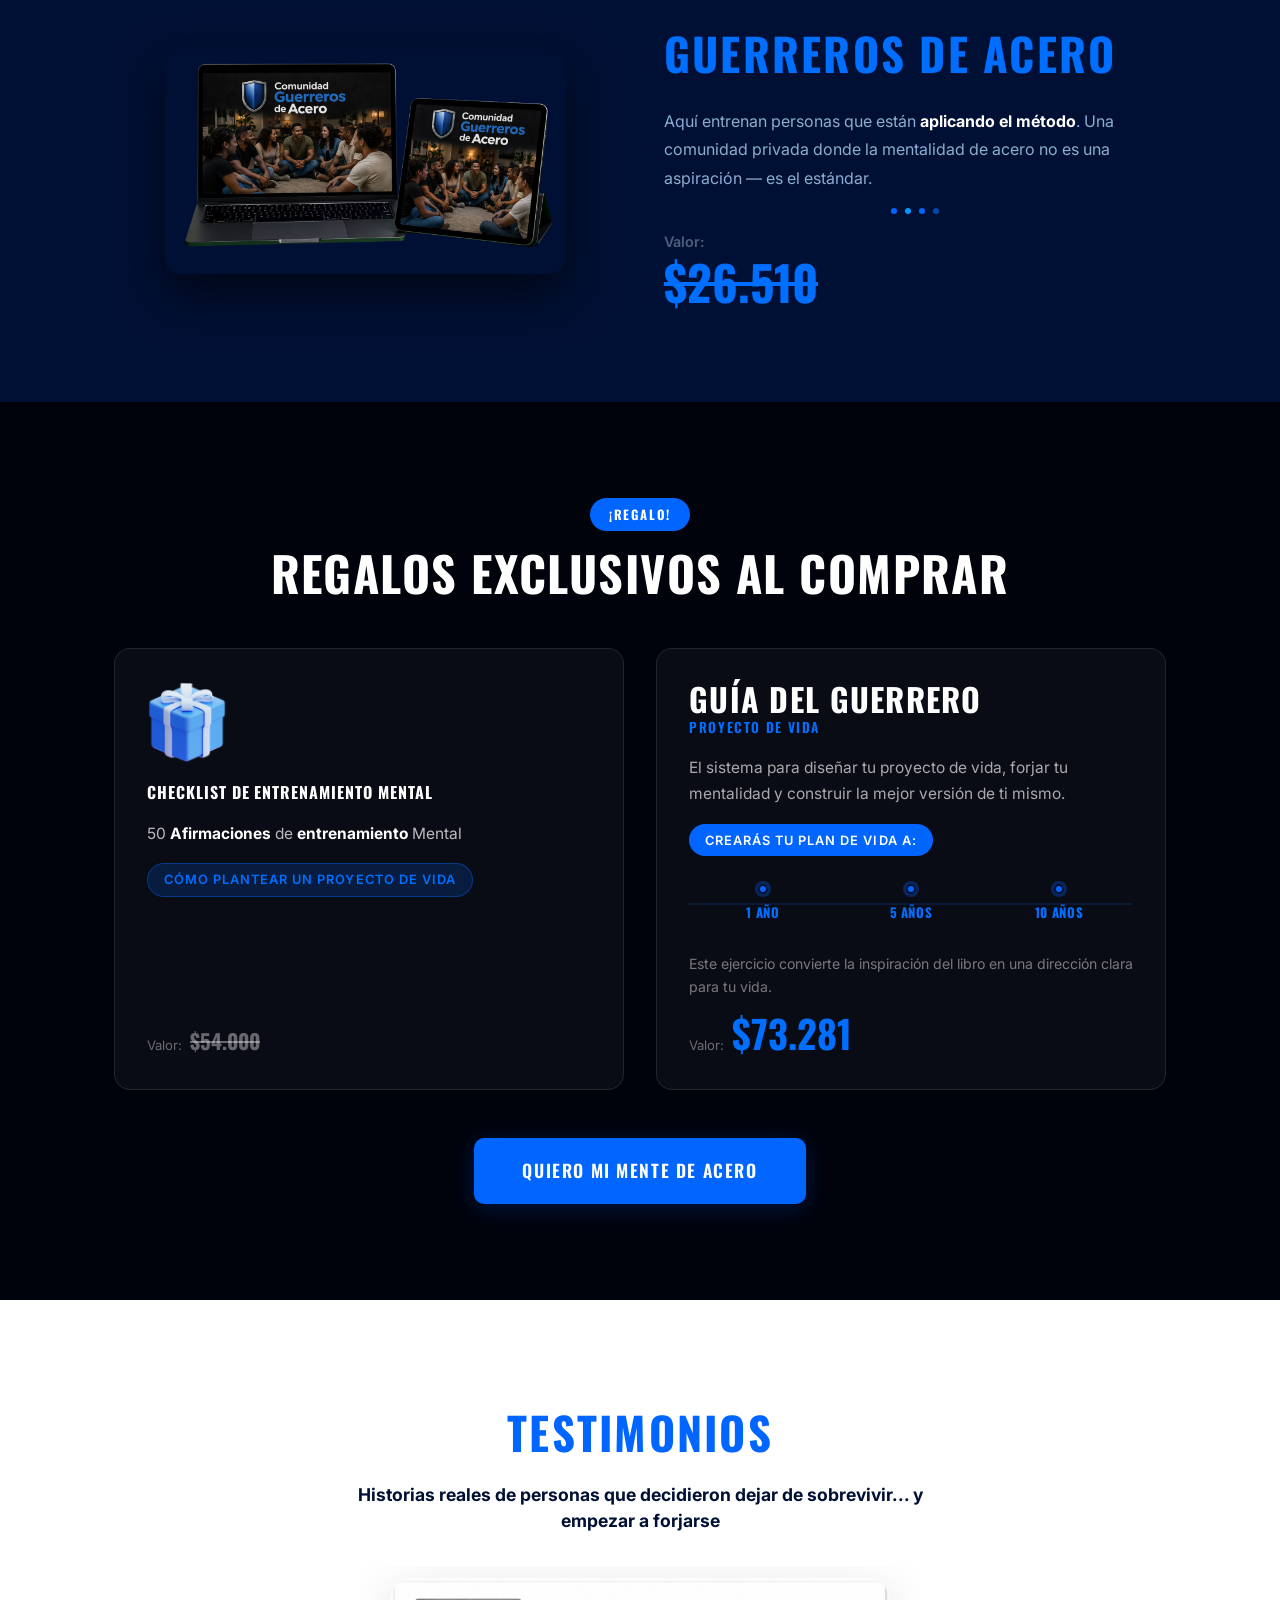
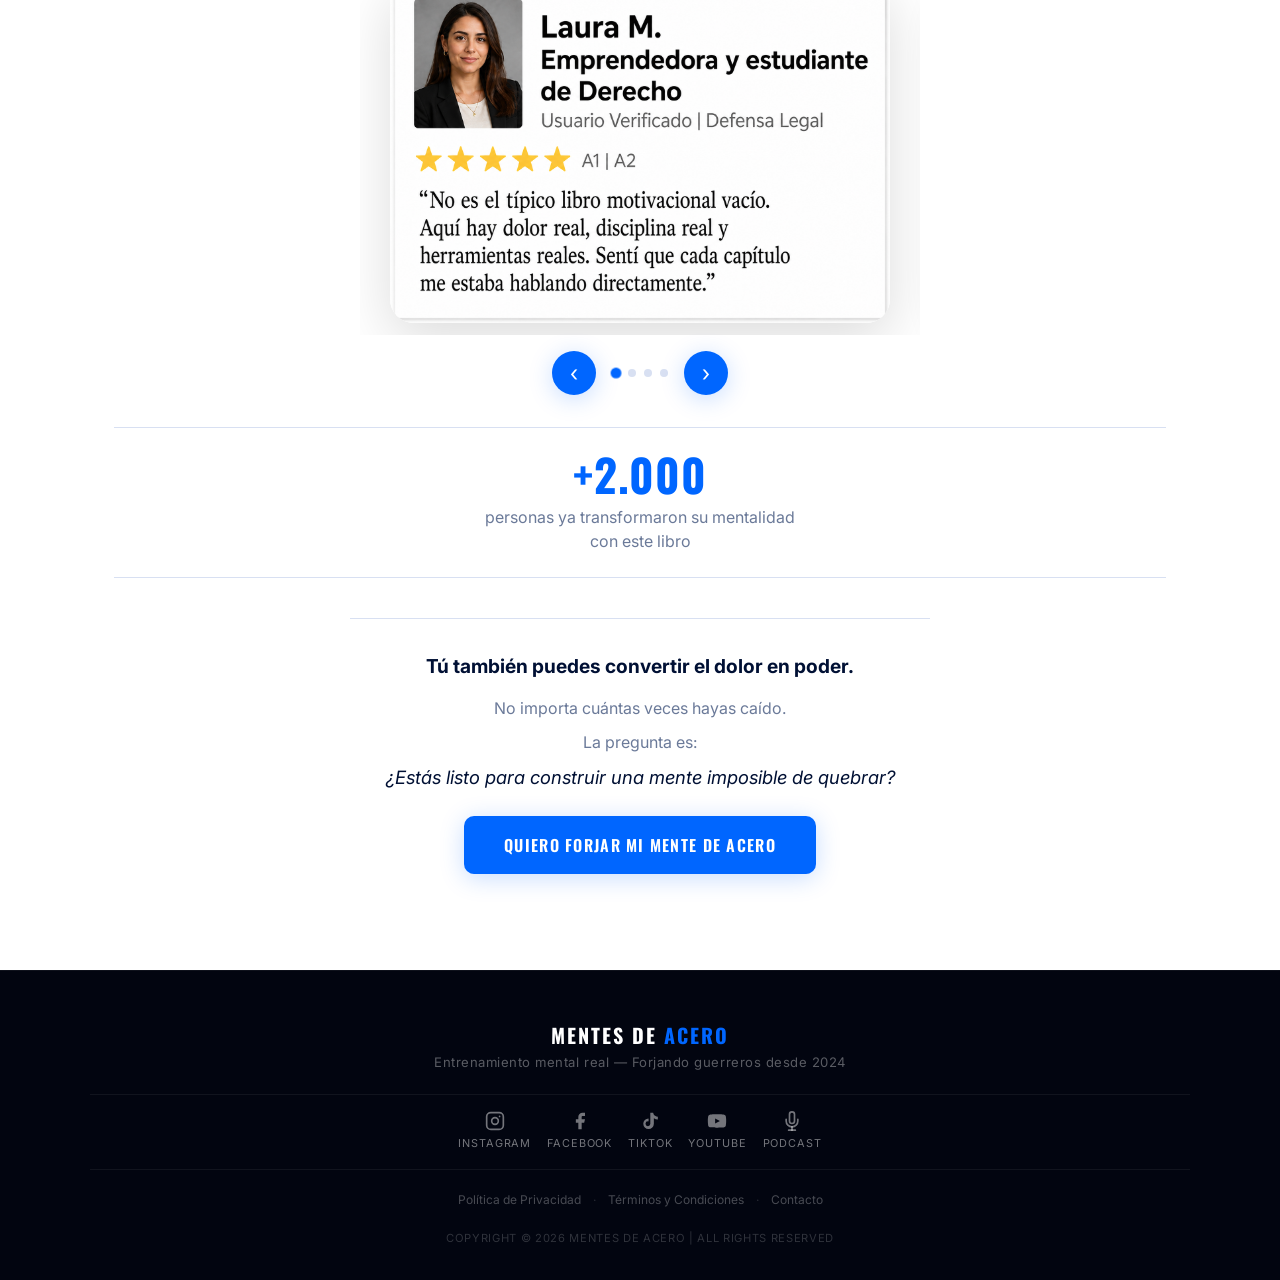
<file: libro/index.html>
<!DOCTYPE html>
<html lang="es">
<head>
  <meta charset="UTF-8" />
  <meta name="viewport" content="width=device-width, initial-scale=1.0" />
  <title>Libro — Mentes de Acero</title>
  <meta name="description" content="Libro Mentes de Acero de Jhon Moreno. Entrenamiento mental real. Precio especial $78.000 con envío gratis." />
  <link rel="preconnect" href="https://fonts.googleapis.com" />
  <link rel="preconnect" href="https://fonts.gstatic.com" crossorigin />
  <link href="https://fonts.googleapis.com/css2?family=Inter:wght@300;400;500;600;700;800;900&family=Oswald:wght@400;500;600;700&display=swap" rel="stylesheet" />
  <link rel="stylesheet" href="/css/base.css" />
  <link rel="stylesheet" href="/css/components.css" />
  <link rel="icon" type="image/svg+xml" href="/img/favicon.svg" />
  <link rel="stylesheet" href="/css/libro.css" />
</head>
<body>

  <div id="navbar-placeholder"></div>


  <!-- ════════════════════════════════════════════════════
       SECCIÓN 1 — HERO  (#0a0a0a)
       Título + libro
       ════════════════════════════════════════════════════ -->
  <section class="hero" id="inicio">
    <div class="container">
      <div class="hero__grid">

        <!-- Columna izquierda: contenido -->
        <div class="reveal-left">
          <div class="overline">ENTRENAMIENTO MENTAL REAL</div>
          <h1 class="hero__title">
            FORJA UNA MENTE<br>
            <span>IMPOSIBLE DE ROMPER</span>
          </h1>
          <p class="hero__subtitle">
            El entrenamiento mental que nació después de sobrevivir a un atentado y que hoy
            está ayudando a miles de personas a reconstruir su vida con disciplina,
            propósito y mentalidad de acero.
          </p>
          <span class="hero__discover-label">Descubre el método en el libro:</span>
          <div class="hero__book-name">MENTES DE ACERO</div>
          <div class="hero__offer-card">
            Hoy puedes obtener el libro + <strong>entrenamiento mental completo</strong>.
          </div>
          <div class="hero__cta-wrap">
            <div class="hero__scarcity">
              <span class="hero__scarcity-dot"></span>
              Solo quedan <strong>47 ejemplares</strong> firmados disponibles
            </div>
            <a href="https://api.whatsapp.com/send/?phone=573212682180&text&type=phone_number&app_absent=0" target="_blank" rel="noopener" class="btn btn--primary btn--xl btn--pulse">
              QUIERO MI MENTE DE ACERO
            </a>
            <div class="hero__price-row">
              <span class="hero__price-label">Precio especial hoy:</span>
              <span class="hero__price-value" data-counter="$78.000">$78.000</span>
              <span class="hero__price-free">→ Envío Gratis</span>
            </div>
          </div>
        </div>

        <!-- Columna derecha: libro -->
        <div class="hero__book-wrap reveal-right">
          <img
            src="/img/libro/libro(1).png"
            alt="Libro Mentes de Acero — Manual para Forjar Guerreros por Jhon Moreno"
            class="hero__book-img"
            width="420"
          />
        </div>

      </div>
    </div>
  </section>


  <!-- ════════════════════════════════════════════════════
       SECCIÓN 2 — HISTORIA  (#001040)
       "El Día que Intentaron Matarme"
       ════════════════════════════════════════════════════ -->
  <section class="historia" id="historia">
    <div class="container">

      <!-- Título centrado -->
      <h2 class="historia__title reveal">EL DÍA QUE INTENTARON MATARME</h2>

      <div class="historia__grid">

        <!-- Columna izquierda: libro + CTA -->
        <div class="historia__book-col reveal-left">
          <img
            src="/img/libro/libro(4).png"
            alt="Libros Mentes de Acero apilados"
            class="historia__book-img"
            width="360"
          />
          <a href="https://api.whatsapp.com/send/?phone=573212682180&text&type=phone_number&app_absent=0" target="_blank" rel="noopener" class="btn btn--primary btn--lg">
            QUIERO ESTE LIBRO
          </a>
        </div>

        <!-- Columna derecha: narrativa -->
        <div class="reveal-right">
          <p class="historia__text">
            Ese día entendí algo que cambiaría mi vida. Podían destruir mi cuerpo…
          </p>
          <span class="historia__but-never">PERO NUNCA MI MENTE</span>
          <p class="historia__text">Después del atentado tuve dos opciones:</p>
          <span class="historia__rendirse"><span class="historia__rendirse-tachado">RENDIRME</span> O RECONSTRUIRME</span>
          <span class="historia__eligio">ELEGÍ RECONSTRUIRME.</span>
          <p class="historia__conclusion">
            A partir de ese momento desarrollé un sistema para construir una mente
            imposible de destruir. Ese sistema hoy está en el libro:
          </p>
          <div class="historia__book-name">MENTES DE ACERO</div>
        </div>

      </div>
    </div>
  </section>


  <!-- ════════════════════════════════════════════════════
       SECCIÓN 3 — PARA TI  (#fff)
       "Este Libro es para Ti si:"
       ════════════════════════════════════════════════════ -->
  <section class="para-ti" id="para-ti">
    <div class="container">
      <div class="para-ti__grid">

        <!-- Columna izquierda: titular + CTA -->
        <div class="para-ti__copy reveal-left">
          <div class="overline overline--dark">IDENTIFICATE</div>
          <h2 class="para-ti__title">ESTE LIBRO ES PARA TI SI...</h2>
          <p class="para-ti__desc">
            Si alguno de estos puntos te resuena, este libro fue diseñado exactamente para ti.
          </p>
          <a href="https://api.whatsapp.com/send/?phone=573212682180&text&type=phone_number&app_absent=0" target="_blank" rel="noopener" class="btn btn--primary btn--lg">QUIERO ESTE LIBRO</a>
        </div>

        <!-- Columna derecha: checklist -->
        <ul class="para-ti__list reveal-right">
          <li>Sentís que la vida te ha golpeado duro</li>
          <li>Estás buscando reconstruirte</li>
          <li>Querés desarrollar disciplina mental</li>
          <li>Querés convertirte en una mejor versión de ti mismo</li>
          <li>Necesitás claridad sobre tu propósito</li>
        </ul>

      </div>
    </div>
  </section>


  <!-- ════════════════════════════════════════════════════
       SECCIÓN 4 — MISIONES  (gradient dark navy)
       "Las 7 misiones"
       ════════════════════════════════════════════════════ -->
  <section class="misiones" id="misiones">
    <div class="container">

      <!-- Header centrado -->
      <div class="misiones__header reveal">
        <div class="overline">DENTRO DEL LIBRO</div>
        <h2 class="misiones__title">LAS 7 MISIONES</h2>
        <p class="misiones__subtitle">
          Cada misión está diseñada para forjar una dimensión diferente de tu mente. No teoría — acción real.
        </p>
      </div>

      <div class="misiones__grid">

        <!-- Columna izquierda -->
        <div class="reveal-left">
          <span class="misiones__aprenderás">Con estas 7 misiones aprenderás cómo:</span>
          <ul class="misiones__check-box">
            <li>Construir un proyecto de vida ganador</li>
            <li>Desarrollar mentalidad altamente positiva</li>
            <li>Crear disciplina real</li>
            <li>Fortalecer tu cuerpo y espíritu</li>
            <li>Rodearte de un entorno ganador</li>
            <li>Desarrollar resiliencia extrema</li>
            <li>Convertirte en tu mejor versión</li>
          </ul>
        </div>

        <!-- Columna derecha -->
        <div class="misiones__right reveal-right">
          <p class="misiones__not-motivation">Este libro no es motivación</p>
          <div class="dots-divider"><span></span><span></span><span></span><span></span></div>
          <div class="misiones__real-training">ES ENTRENAMIENTO MENTAL <span>REAL</span></div>
          <div class="misiones__brand-pill">MENTES DE <span>ACERO</span></div>
          <a href="https://api.whatsapp.com/send/?phone=573212682180&text&type=phone_number&app_absent=0" target="_blank" rel="noopener" class="btn btn--primary btn--lg">QUIERO MI MENTE DE ACERO</a>
        </div>

      </div>
    </div>
  </section>


  <!-- ════════════════════════════════════════════════════
       SECCIÓN 5 — CONTENIDO  (#fff)
       Parte 1, 2, 3
       ════════════════════════════════════════════════════ -->
  <section class="contenido" id="contenido">
    <div class="container">

      <div class="contenido__header reveal">
        <h2 class="contenido__title">CONTENIDO DEL LIBRO</h2>
        <p class="contenido__subtitle">Manual para Forjar Guerreros</p>
        <p class="contenido__desc">
          El entrenamiento mental inspirado en la historia real de un hombre que
          sobrevivió a cinco disparos y decidió convertir el dolor en propósito.
        </p>
        <p class="contenido__label">Contenido:</p>
      </div>

      <div class="contenido__grid">

        <!-- Izquierda: partes -->
        <div class="contenido__parts reveal-left">

          <!-- Parte 1 -->
          <div>
            <div class="part-tag">PARTE 1 – LA HISTORIA DEL MORENO</div>
            <ul class="part-items">
              <li>El atentado — 5 Disparos</li>
              <li>Cuadriplejia — Preso de mi Propio Cuerpo</li>
              <li>Muere el Sueño Verde Oliva</li>
              <li>Venganza — El Susurro del Diablo</li>
              <li>Rehabilitación con los Comandos</li>
            </ul>
          </div>

          <!-- Parte 2 -->
          <div>
            <div class="part-tag">PARTE 2 – LA HISTORIA DEL MORENO 2.0</div>
            <p class="contenido__part-note">El sistema para construir una mente fuerte:</p>
            <ul class="part-items">
              <li>De víctima a protagonista</li>
              <li>El amor y la discapacidad</li>
              <li>El Rugido del Carril 3</li>
              <li>El Abogado en silla de Ruedas</li>
              <li>Construyendo un Legado</li>
            </ul>
          </div>

          <!-- Parte 3 -->
          <div>
            <div class="part-tag">PARTE 3 – ENTRENAMIENTO PARA GUERREROS</div>
            <ul class="part-items">
              <li>Cómo plantear un proyecto de vida exitoso</li>
              <li>Cómo forjar una mentalidad de Guerrero</li>
              <li>Cómo convertirse en la mejor versión de sí mismo</li>
            </ul>
          </div>

        </div>

        <!-- Derecha: imagen del libro -->
        <div class="contenido__book-col reveal-right">
          <img
            src="/img/libro/libro(1).png"
            alt="Libro Mentes de Acero"
            class="contenido__book-img"
            width="360"
          />
        </div>

      </div>
    </div>
  </section>


  <!-- ════════════════════════════════════════════════════
       SECCIÓN 6 — LIBRO FIRMADO  (#001040)
       Bono 1
       ════════════════════════════════════════════════════ -->
  <section class="libro-firmado" id="libro-firmado">
    <div class="container">

      <div class="libro-firmado__header reveal">
        <p class="libro-firmado__bonos-title">BONOS EXCLUSIVOS</p>
        <h2 class="libro-firmado__subtitle">BONO 1 — LIBRO FIRMADO POR EL AUTOR</h2>
      </div>

      <div class="libro-firmado__grid">

        <!-- Izquierda: texto -->
        <div class="reveal-left">
          <p class="libro-firmado__text">
            Disponible solo para los <strong>100 PRIMEROS</strong> compradores. Jhon Moreno
            firma personalmente tu ejemplar de Mentes de Acero. Un bono exclusivo que
            convierte tu libro en un objeto único e irremplazable.
          </p>
          <div class="dots-divider"><span></span><span></span><span></span><span></span></div>
          <p class="libro-firmado__price-label">Valor:</p>
          <div class="libro-firmado__price" data-counter="$15.000">$15.000</div>
        </div>

        <!-- Derecha: imagen libro firmado -->
        <div class="libro-firmado__book-col reveal-right">
          <img
            src="/img/libro/libro(2).png"
            alt="Libro Mentes de Acero firmado por el autor"
            class="libro-firmado__book-img"
            width="380"
          />
        </div>

      </div>
    </div>
  </section>


  <!-- ════════════════════════════════════════════════════
       SECCIÓN 7 — MASTERCLASS  (#fff + dark card)
       Bonos Especiales
       ════════════════════════════════════════════════════ -->
  <section class="masterclass" id="masterclass">
    <div class="container">

      <h2 class="masterclass__section-title reveal">BONOS ESPECIALES</h2>

      <div class="masterclass__card reveal">

        <div class="masterclass__card-header">
          <span class="masterclass__card-icon">🎓</span>
          <div class="masterclass__card-title">
            BONO – MASTERCLASS EXCLUSIVA DEL AUTOR<br>
            "DE VÍCTIMA A PROTAGONISTA"
          </div>
        </div>

        <div class="masterclass__desc-bar">
          En esta masterclass, Jhon Moreno te enseña personalmente el proceso mental que usó
          para convertir sus peores momentos en el combustible de su transformación:
        </div>

        <div class="masterclass__content-grid">

          <!-- Puntos del bono -->
          <div class="masterclass__points">

            <div class="masterclass__point">
              <span class="masterclass__point-check">✓</span>
              <div>
                <span class="masterclass__point-title">Cómo salir de la mentalidad de víctima</span>
                <span class="masterclass__point-desc">Identifica los patrones que te mantienen atrapado y aprende a romperlos de raíz.</span>
              </div>
            </div>

            <div class="masterclass__point">
              <span class="masterclass__point-check">✓</span>
              <div>
                <span class="masterclass__point-title">Cómo asumir el control de tu historia</span>
                <span class="masterclass__point-desc">Deja de depender de las circunstancias y conviértete en el autor de tu propia vida.</span>
              </div>
            </div>

            <div class="masterclass__point">
              <span class="masterclass__point-check">✓</span>
              <div>
                <span class="masterclass__point-title">Cómo convertir el dolor en propósito</span>
                <span class="masterclass__point-desc">El método exacto para transformar tus situaciones más difíciles en el motor de tu crecimiento.</span>
              </div>
            </div>

            <div class="masterclass__point">
              <span class="masterclass__point-check">✓</span>
              <div>
                <span class="masterclass__point-title">Cómo usar la adversidad como combustible</span>
                <span class="masterclass__point-desc">La mentalidad que separa a quienes se rinden de quienes llevan su vida al siguiente nivel.</span>
              </div>
            </div>

          </div>

          <!-- Libro imagen -->
          <div class="masterclass__book-col">
            <img
              src="/img/libro/libro(2).png"
              alt="Libro Mentes de Acero"
              class="masterclass__book-img"
              width="200"
            />
          </div>

        </div>

        <!-- Footer del card: precio + CTA -->
        <div class="masterclass__footer">
          <div>
            <p class="masterclass__valor-label">Valor:</p>
            <div class="masterclass__valor-price" data-counter="$78.000">$78.000</div>
          </div>
          <a href="https://api.whatsapp.com/send/?phone=573212682180&text&type=phone_number&app_absent=0" target="_blank" rel="noopener" class="btn btn--primary btn--lg">QUIERO MI MENTE DE ACERO</a>
        </div>

      </div>
    </div>
  </section>


  <!-- ════════════════════════════════════════════════════
       SECCIÓN 8 — COMUNIDAD  (#001040)
       Bono 2
       ════════════════════════════════════════════════════ -->
  <section class="comunidad" id="comunidad">
    <div class="container">

      <div class="comunidad__header reveal">
        <h2 class="comunidad__title">BONO 2 — ACCESO A LA COMUNIDAD PRIVADA</h2>
      </div>

      <div class="comunidad__grid">

        <!-- Izquierda: imagen comunidad -->
        <div class="comunidad__img-col reveal-left">
          <img
            src="/img/comunidad.png"
            alt="Comunidad Guerreros de Acero"
            class="comunidad__img"
          />
        </div>

        <!-- Derecha: texto -->
        <div class="reveal-right">
          <div class="comunidad__brand-name">GUERREROS DE ACERO</div>
          <p class="comunidad__desc">
            Aquí entrenan personas que están <strong>aplicando el método</strong>.
            Una comunidad privada donde la mentalidad de acero no es una aspiración —
            es el estándar.
          </p>
          <div class="dots-divider"><span></span><span></span><span></span><span></span></div>
          <p class="comunidad__price-label">Valor:</p>
          <div class="comunidad__price" data-counter="$27.000">$27.000</div>
        </div>

      </div>
    </div>
  </section>


  <!-- ════════════════════════════════════════════════════
       SECCIÓN 9 — REGALO  (#000)
       Playbook Proyecto de Vida
       ════════════════════════════════════════════════════ -->
  <section class="regalo" id="regalo">
    <div class="container">

      <!-- Header centrado -->
      <div class="regalo__header reveal">
        <span class="regalo__tag">¡REGALO!</span>
        <h3 class="regalo__main-title">REGALOS EXCLUSIVOS AL COMPRAR</h3>
      </div>

      <div class="regalo__grid">

        <!-- Columna izquierda: Checklist -->
        <div class="regalo__card reveal-left">
          <img
            src="/img/regalo.png"
            alt="Regalo — Checklist y Playbook"
            class="regalo__img"
          />
          <h4 class="regalo__card-title">CHECKLIST DE ENTRENAMIENTO MENTAL</h4>
          <p class="regalo__checklist-text">
            50 <strong>Afirmaciones</strong> de <strong>entrenamiento</strong> Mental
          </p>
          <span class="regalo__pill">Cómo plantear un proyecto de vida</span>
          <div class="regalo__valor-row">
            <span class="regalo__valor-label">Valor:</span>
            <span class="regalo__valor-strike">$54.000</span>
          </div>
        </div>

        <!-- Columna derecha: Guía del Guerrero -->
        <div class="regalo__card reveal-right">
          <h3 class="regalo__divider-title">GUÍA DEL GUERRERO</h3>
          <p class="regalo__guide-subtitle">PROYECTO DE VIDA</p>
          <p class="regalo__guide-desc">
            El sistema para diseñar tu proyecto de vida, forjar tu mentalidad y
            construir la mejor versión de ti mismo.
          </p>
          <span class="regalo__plan-pill">Crearás tu plan de vida a:</span>
          <div class="regalo__timeline">
            <div class="regalo__timeline-track"></div>
            <div class="regalo__timeline-item">
              <div class="regalo__timeline-dot"></div>
              <div class="regalo__timeline-label">1 AÑO</div>
            </div>
            <div class="regalo__timeline-item">
              <div class="regalo__timeline-dot"></div>
              <div class="regalo__timeline-label">5 AÑOS</div>
            </div>
            <div class="regalo__timeline-item">
              <div class="regalo__timeline-dot"></div>
              <div class="regalo__timeline-label">10 AÑOS</div>
            </div>
          </div>
          <p class="regalo__note">
            Este ejercicio convierte la inspiración del libro en una dirección clara para tu vida.
          </p>
          <div class="regalo__valor-row">
            <span class="regalo__valor-label">Valor:</span>
            <span class="regalo__valor2-price" data-counter="$78.000">$78.000</span>
          </div>
        </div>

      </div>

      <!-- CTA centrado -->
      <div class="regalo__cta reveal">
        <a href="https://api.whatsapp.com/send/?phone=573212682180&text&type=phone_number&app_absent=0" target="_blank" rel="noopener" class="btn btn--primary btn--xl btn--pulse">
          QUIERO MI MENTE DE ACERO
        </a>
      </div>

    </div>
  </section>


  <!-- ════════════════════════════════════════════════════
       SECCIÓN 10 — TESTIMONIOS  (#fff)
       Carousel con imágenes
       ════════════════════════════════════════════════════ -->
  <section class="testimonios" id="testimonios">
    <div class="container">

      <div class="testimonios__header reveal">
        <h2 class="testimonios__title">TESTIMONIOS</h2>
        <p class="testimonios__subtitle">
          Historias reales de personas que decidieron dejar de sobrevivir... y empezar a forjarse
        </p>
      </div>

      <!-- Carousel -->
      <div class="testimonios__carousel">
        <div class="testimonios__track" id="testimonials-track">
          <div class="testimonial-slide">
            <img src="/img/testimonios/Testimonio (1).png" alt="Testimonio 1" />
          </div>
          <div class="testimonial-slide">
            <img src="/img/testimonios/Testimonio (2).png" alt="Testimonio 2" />
          </div>
          <div class="testimonial-slide">
            <img src="/img/testimonios/Testimonio (3).png" alt="Testimonio 3" />
          </div>
          <div class="testimonial-slide">
            <img src="/img/testimonios/Testimonio (4).png" alt="Testimonio 4" />
          </div>
        </div>
      </div>

      <!-- Controles -->
      <div class="testimonios__controls">
        <button class="testimonios__btn" id="testimonials-prev" aria-label="Anterior">&#8249;</button>
        <div class="testimonios__dots" id="testimonials-dots">
          <button class="testimonials-dot is-active" data-index="0" aria-label="Testimonio 1"></button>
          <button class="testimonials-dot" data-index="1" aria-label="Testimonio 2"></button>
          <button class="testimonials-dot" data-index="2" aria-label="Testimonio 3"></button>
          <button class="testimonials-dot" data-index="3" aria-label="Testimonio 4"></button>
        </div>
        <button class="testimonios__btn" id="testimonials-next" aria-label="Siguiente">&#8250;</button>
      </div>

      <!-- Prueba social -->
      <div class="testimonios__social-proof reveal">
        <span class="testimonios__big-number">+2.000</span>
        <span class="testimonios__big-label">personas ya transformaron su mentalidad con este libro</span>
      </div>

      <!-- Bridge -->
      <div class="testimonios__bridge reveal">
        <span class="testimonios__bridge-strong">Tú también puedes convertir el dolor en poder.</span>
        <span class="testimonios__bridge-muted">No importa cuántas veces hayas caído.</span>
        <span class="testimonios__bridge-muted">La pregunta es:</span>
        <span class="testimonios__bridge-question">¿Estás listo para construir una mente imposible de quebrar?</span>
        <a href="https://api.whatsapp.com/send/?phone=573212682180&text&type=phone_number&app_absent=0" target="_blank" rel="noopener" class="btn btn--primary btn--lg">QUIERO FORJAR MI MENTE DE ACERO</a>
      </div>

    </div>
  </section>


  <!-- ════════════════════════════════════════════════════
       PAQUETE COMPLETO  (#001040)
       ════════════════════════════════════════════════════ -->
  <section class="paquete" id="paquete-completo" hidden>
    <div class="container">

      <div class="paquete__heading reveal">
        <span class="paquete__heading-line1">ESTO ES TODO LO QUE</span>
        <span class="paquete__heading-line2">INCLUYE LA COMPRA DEL LIBRO</span>
      </div>

      <div class="dots-divider reveal"><span></span><span></span><span></span><span></span></div>

      <div class="paquete__card reveal">

        <div class="paquete__book-col">
          <img
            src="/img/libro/libro(4).png"
            alt="Libros Mentes de Acero"
            class="paquete__book-img"
            width="260"
          />
        </div>

        <div>
          <h2 class="paquete__content-title">MENTES DE ACERO — TODO INCLUIDO</h2>
          <ul class="paquete__list">
            <li>Libro Mentes de Acero</li>
            <li>Envío gratis a cualquier parte del país</li>
            <li>Libro autografiado por el autor</li>
            <li>Masterclass: Cómo pasar de víctima a protagonista</li>
            <li>Acceso exclusivo a la comunidad Mentes de Acero</li>
            <li>Herramientas prácticas para fortalecer tu mentalidad</li>
            <li>Contenido inspirador basado en experiencias reales</li>
          </ul>
          <p class="paquete__price-label">Valor:</p>
          <div class="paquete__price" data-counter="$78.000">$78.000</div>
          <a href="https://api.whatsapp.com/send/?phone=573212682180&text&type=phone_number&app_absent=0" target="_blank" rel="noopener" class="btn btn--primary btn--xl btn--pulse">QUIERO MI MENTE DE ACERO</a>
        </div>

      </div>
    </div>
  </section>


  <div id="footer-placeholder"></div>

  <!-- Sticky CTA — solo mobile -->
  <div class="sticky-cta" id="stickyCta" aria-hidden="true">
    <div class="sticky-cta__inner">
      <div class="sticky-cta__price-wrap">
        <span class="sticky-cta__label">Precio especial hoy:</span>
        <span class="sticky-cta__price">$78.000</span>
      </div>
      <a href="https://api.whatsapp.com/send/?phone=573212682180&text&type=phone_number&app_absent=0" target="_blank" rel="noopener" class="btn btn--primary sticky-cta__btn">
        QUIERO EL LIBRO
      </a>
    </div>
  </div>

  <script src="/js/components.js"></script>
  <script src="/js/core.js"></script>
  <script src="/js/libro.js"></script>
</body>
</html>
</file>
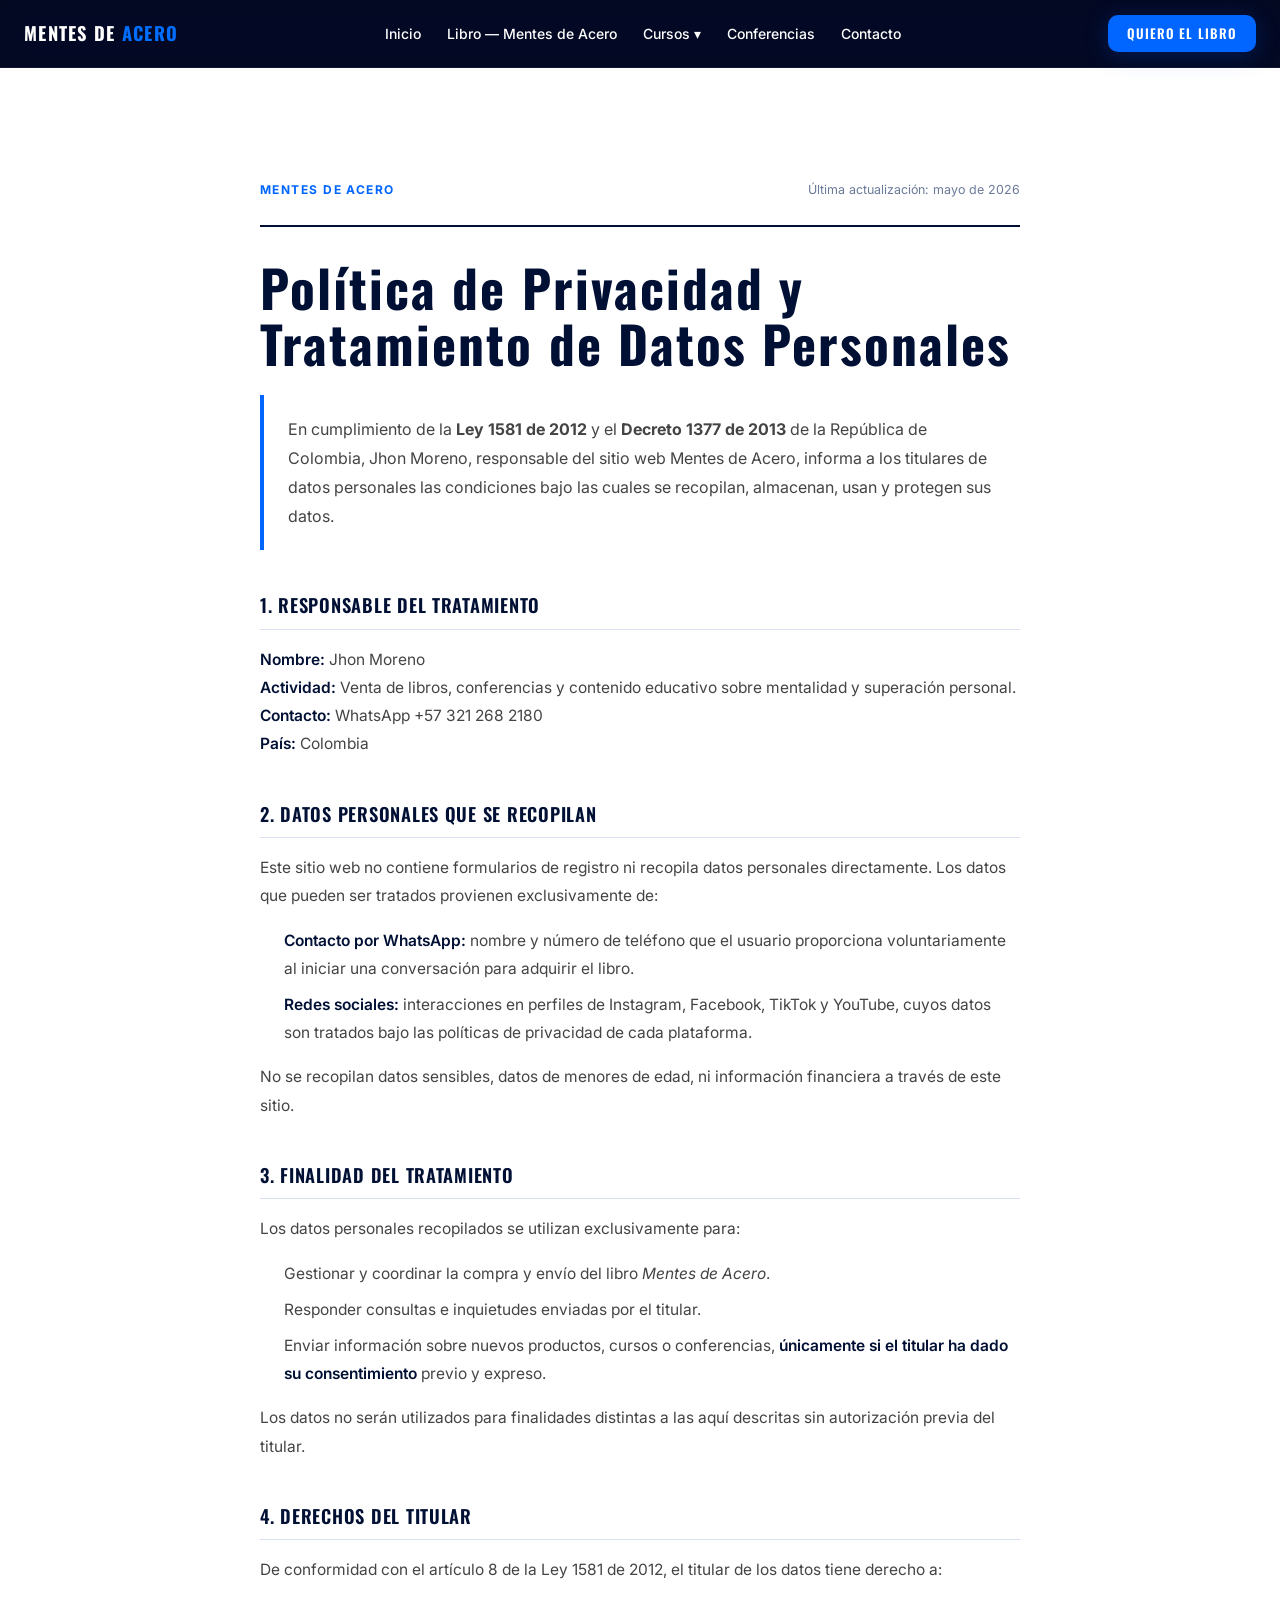
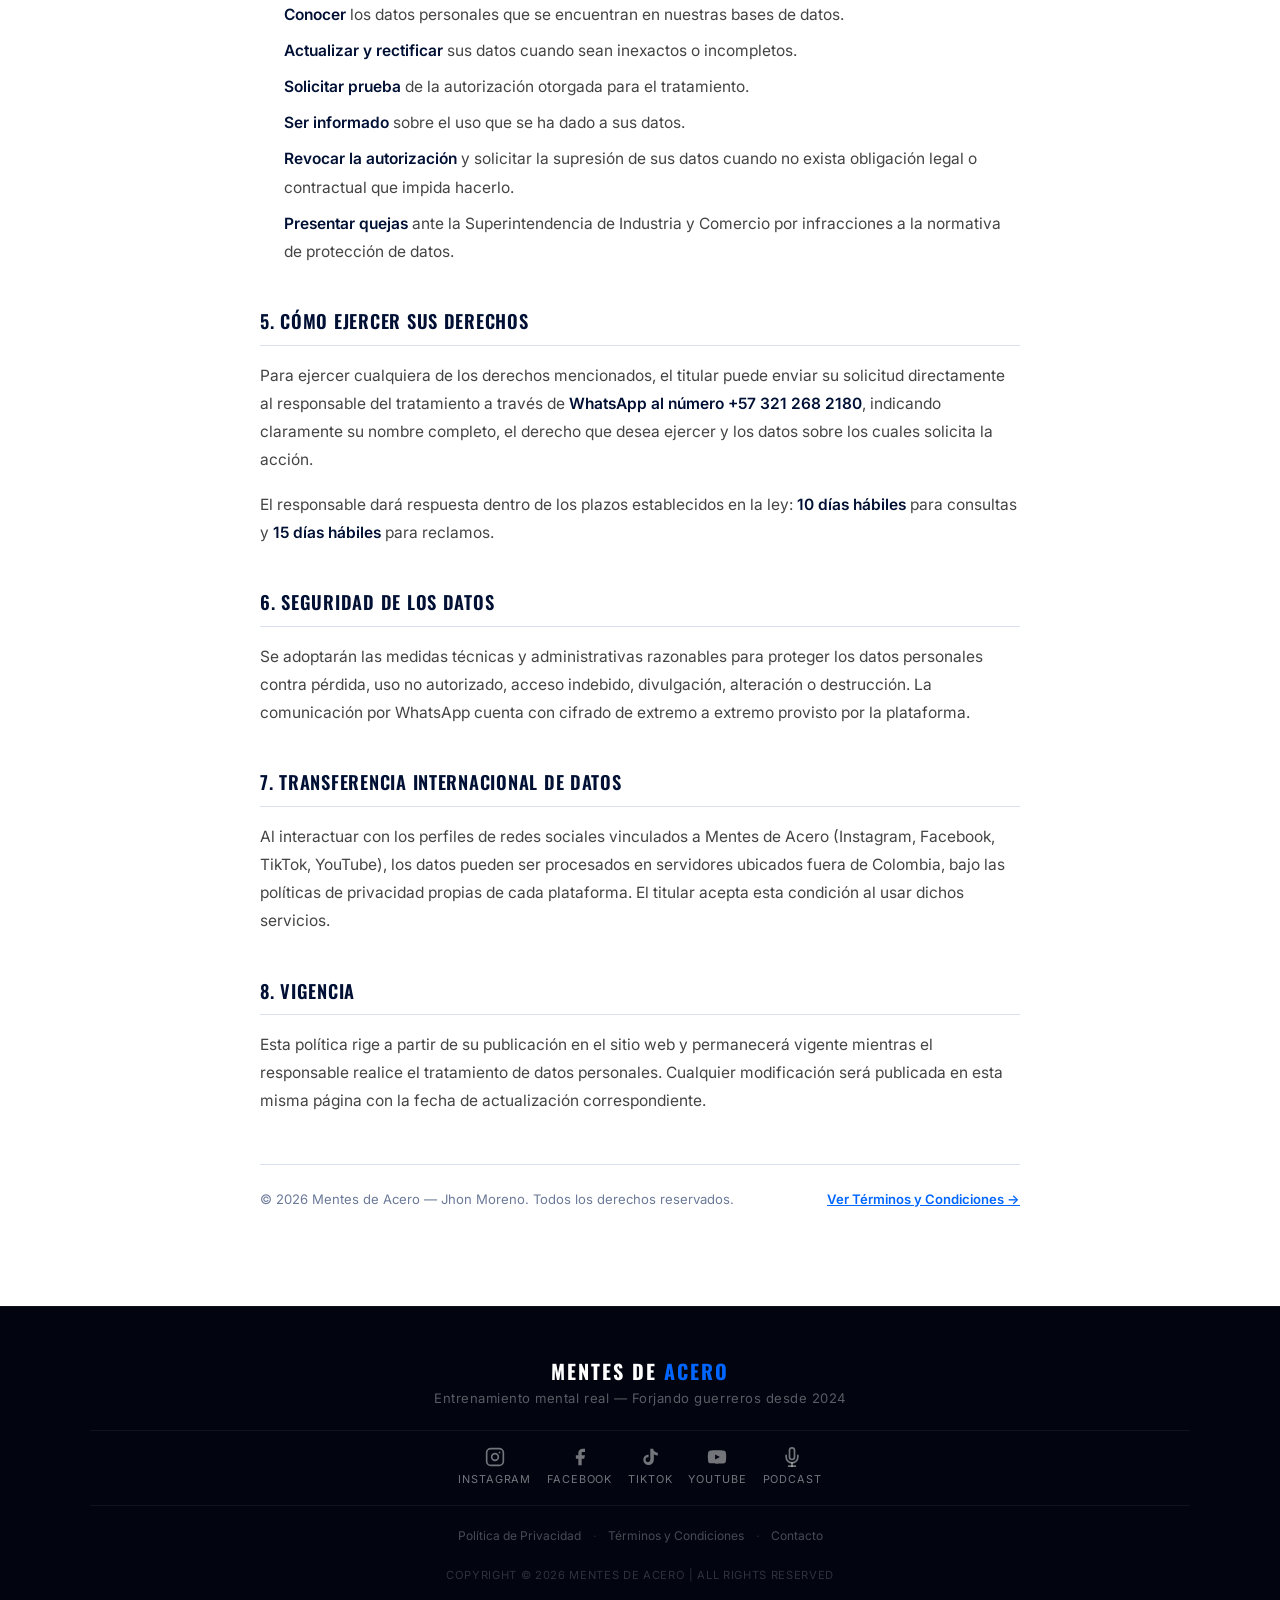
<file: privacidad/index.html>
<!DOCTYPE html>
<html lang="es">
<head>
  <meta charset="UTF-8" />
  <meta name="viewport" content="width=device-width, initial-scale=1.0" />
  <title>Política de Privacidad - Mentes de Acero</title>
  <link rel="preconnect" href="https://fonts.googleapis.com" />
  <link rel="preconnect" href="https://fonts.gstatic.com" crossorigin />
  <link href="https://fonts.googleapis.com/css2?family=Inter:wght@400;600;700&family=Oswald:wght@400;600;700&display=swap" rel="stylesheet" />
  <link rel="icon" type="image/svg+xml" href="/img/favicon.svg" />
  <link rel="stylesheet" href="/css/base.css" />
  <link rel="stylesheet" href="/css/components.css" />
  <link rel="stylesheet" href="/css/legal.css" />
</head>
<body>
  <div id="navbar-placeholder"></div>

  <main class="legal-page">
    <div class="container">
      <div class="legal-wrap">

        <div class="legal__meta">
          <span class="legal__label">Mentes de Acero</span>
          <span class="legal__date">Última actualización: mayo de 2026</span>
        </div>

        <h1 class="legal__title">Política de Privacidad y Tratamiento de Datos Personales</h1>

        <p class="legal__intro">
          En cumplimiento de la <strong>Ley 1581 de 2012</strong> y el <strong>Decreto 1377 de 2013</strong>
          de la República de Colombia, Jhon Moreno, responsable del sitio web Mentes de Acero,
          informa a los titulares de datos personales las condiciones bajo las cuales se recopilan,
          almacenan, usan y protegen sus datos.
        </p>

        <div class="legal__section">
          <h2 class="legal__section-title">1. Responsable del Tratamiento</h2>
          <p>
            <strong>Nombre:</strong> Jhon Moreno<br>
            <strong>Actividad:</strong> Venta de libros, conferencias y contenido educativo sobre mentalidad y superación personal.<br>
            <strong>Contacto:</strong> WhatsApp +57 321 268 2180<br>
            <strong>País:</strong> Colombia
          </p>
        </div>

        <div class="legal__section">
          <h2 class="legal__section-title">2. Datos Personales que se Recopilan</h2>
          <p>Este sitio web no contiene formularios de registro ni recopila datos personales directamente. Los datos que pueden ser tratados provienen exclusivamente de:</p>
          <ul>
            <li><strong>Contacto por WhatsApp:</strong> nombre y número de teléfono que el usuario proporciona voluntariamente al iniciar una conversación para adquirir el libro.</li>
            <li><strong>Redes sociales:</strong> interacciones en perfiles de Instagram, Facebook, TikTok y YouTube, cuyos datos son tratados bajo las políticas de privacidad de cada plataforma.</li>
          </ul>
          <p>No se recopilan datos sensibles, datos de menores de edad, ni información financiera a través de este sitio.</p>
        </div>

        <div class="legal__section">
          <h2 class="legal__section-title">3. Finalidad del Tratamiento</h2>
          <p>Los datos personales recopilados se utilizan exclusivamente para:</p>
          <ul>
            <li>Gestionar y coordinar la compra y envío del libro <em>Mentes de Acero</em>.</li>
            <li>Responder consultas e inquietudes enviadas por el titular.</li>
            <li>Enviar información sobre nuevos productos, cursos o conferencias, <strong>únicamente si el titular ha dado su consentimiento</strong> previo y expreso.</li>
          </ul>
          <p>Los datos no serán utilizados para finalidades distintas a las aquí descritas sin autorización previa del titular.</p>
        </div>

        <div class="legal__section">
          <h2 class="legal__section-title">4. Derechos del Titular</h2>
          <p>De conformidad con el artículo 8 de la Ley 1581 de 2012, el titular de los datos tiene derecho a:</p>
          <ul>
            <li><strong>Conocer</strong> los datos personales que se encuentran en nuestras bases de datos.</li>
            <li><strong>Actualizar y rectificar</strong> sus datos cuando sean inexactos o incompletos.</li>
            <li><strong>Solicitar prueba</strong> de la autorización otorgada para el tratamiento.</li>
            <li><strong>Ser informado</strong> sobre el uso que se ha dado a sus datos.</li>
            <li><strong>Revocar la autorización</strong> y solicitar la supresión de sus datos cuando no exista obligación legal o contractual que impida hacerlo.</li>
            <li><strong>Presentar quejas</strong> ante la Superintendencia de Industria y Comercio por infracciones a la normativa de protección de datos.</li>
          </ul>
        </div>

        <div class="legal__section">
          <h2 class="legal__section-title">5. Cómo Ejercer sus Derechos</h2>
          <p>
            Para ejercer cualquiera de los derechos mencionados, el titular puede enviar su solicitud
            directamente al responsable del tratamiento a través de <strong>WhatsApp al número +57 321 268 2180</strong>,
            indicando claramente su nombre completo, el derecho que desea ejercer y los datos sobre los cuales
            solicita la acción.
          </p>
          <p>El responsable dará respuesta dentro de los plazos establecidos en la ley: <strong>10 días hábiles</strong> para consultas y <strong>15 días hábiles</strong> para reclamos.</p>
        </div>

        <div class="legal__section">
          <h2 class="legal__section-title">6. Seguridad de los Datos</h2>
          <p>
            Se adoptarán las medidas técnicas y administrativas razonables para proteger los datos
            personales contra pérdida, uso no autorizado, acceso indebido, divulgación, alteración
            o destrucción. La comunicación por WhatsApp cuenta con cifrado de extremo a extremo
            provisto por la plataforma.
          </p>
        </div>

        <div class="legal__section">
          <h2 class="legal__section-title">7. Transferencia Internacional de Datos</h2>
          <p>
            Al interactuar con los perfiles de redes sociales vinculados a Mentes de Acero
            (Instagram, Facebook, TikTok, YouTube), los datos pueden ser procesados en servidores
            ubicados fuera de Colombia, bajo las políticas de privacidad propias de cada plataforma.
            El titular acepta esta condición al usar dichos servicios.
          </p>
        </div>

        <div class="legal__section">
          <h2 class="legal__section-title">8. Vigencia</h2>
          <p>
            Esta política rige a partir de su publicación en el sitio web y permanecerá vigente
            mientras el responsable realice el tratamiento de datos personales. Cualquier modificación
            será publicada en esta misma página con la fecha de actualización correspondiente.
          </p>
        </div>

        <div class="legal__footer-note">
          <p>© 2026 Mentes de Acero — Jhon Moreno. Todos los derechos reservados.</p>
          <a href="/terminos/">Ver Términos y Condiciones →</a>
        </div>

      </div>
    </div>
  </main>

  <div id="footer-placeholder"></div>
  <script src="/js/components.js"></script>
  <script src="/js/core.js"></script>
</body>
</html>
</file>
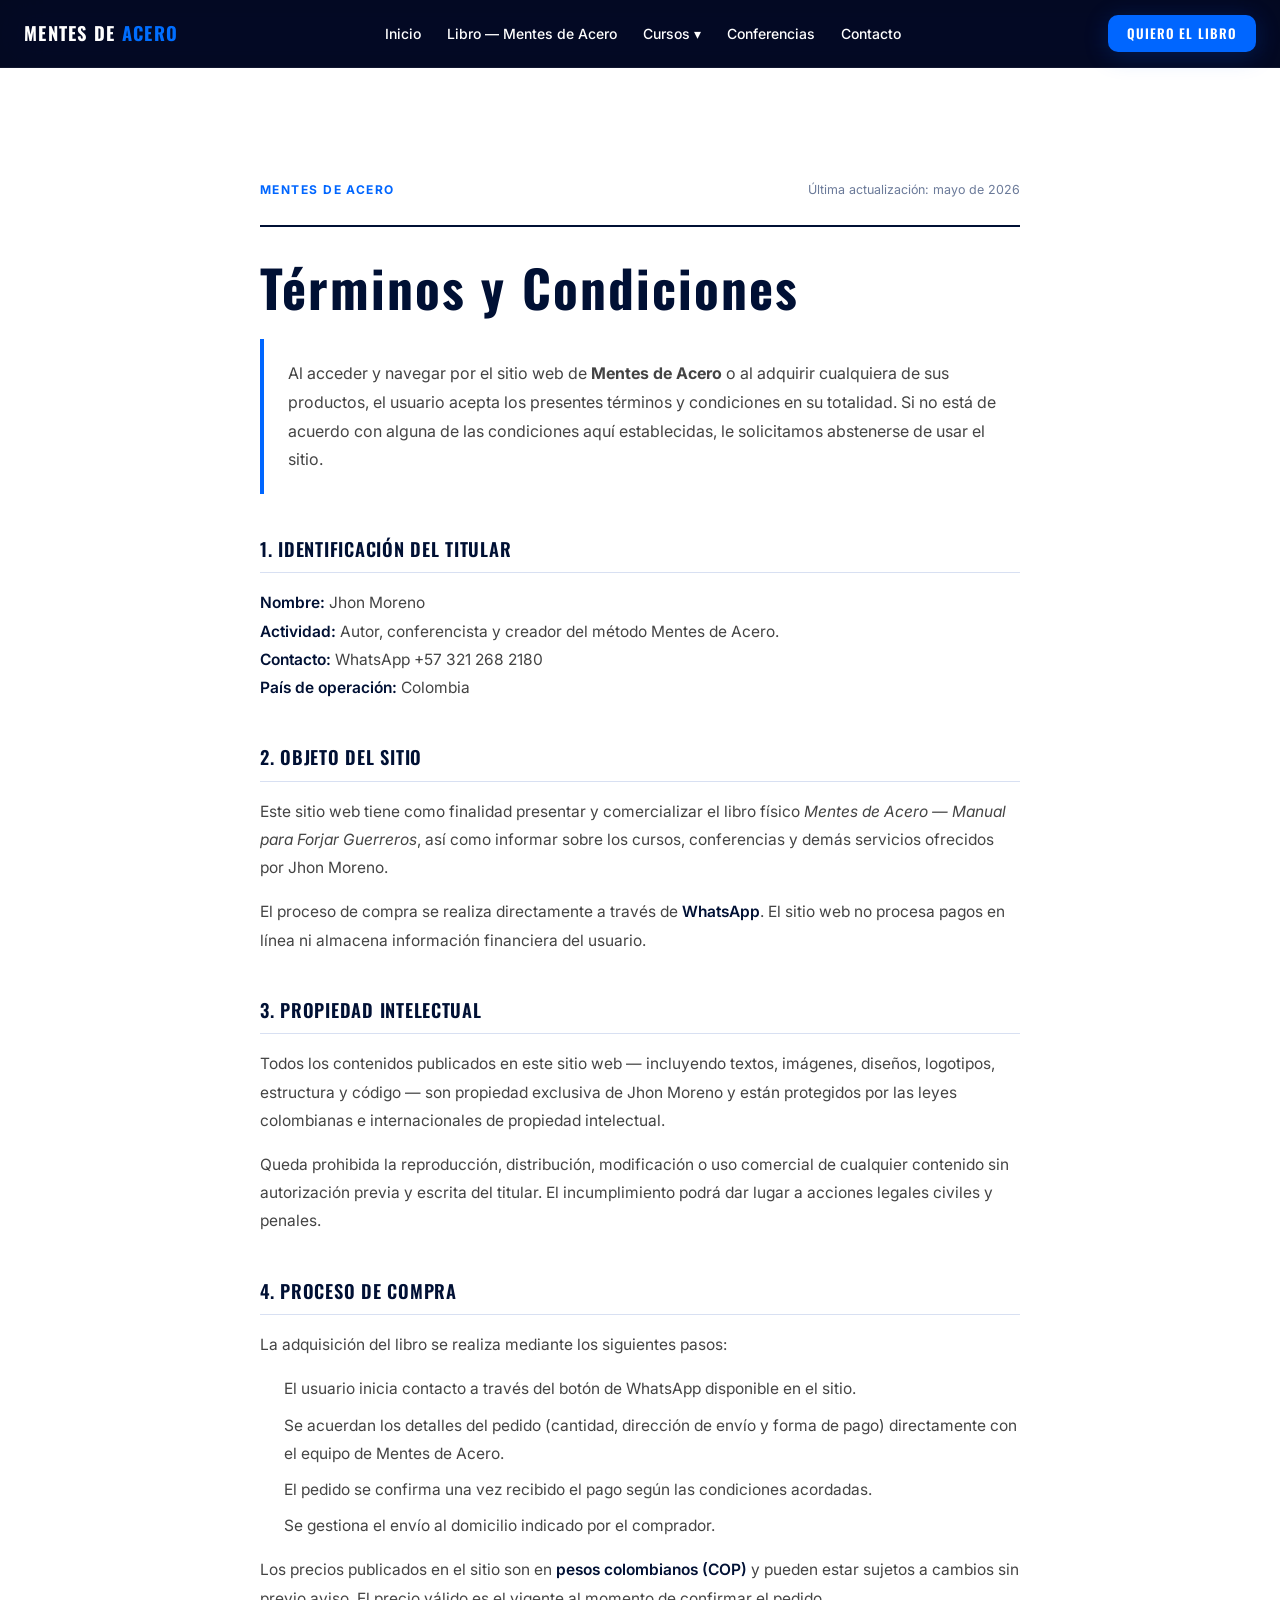
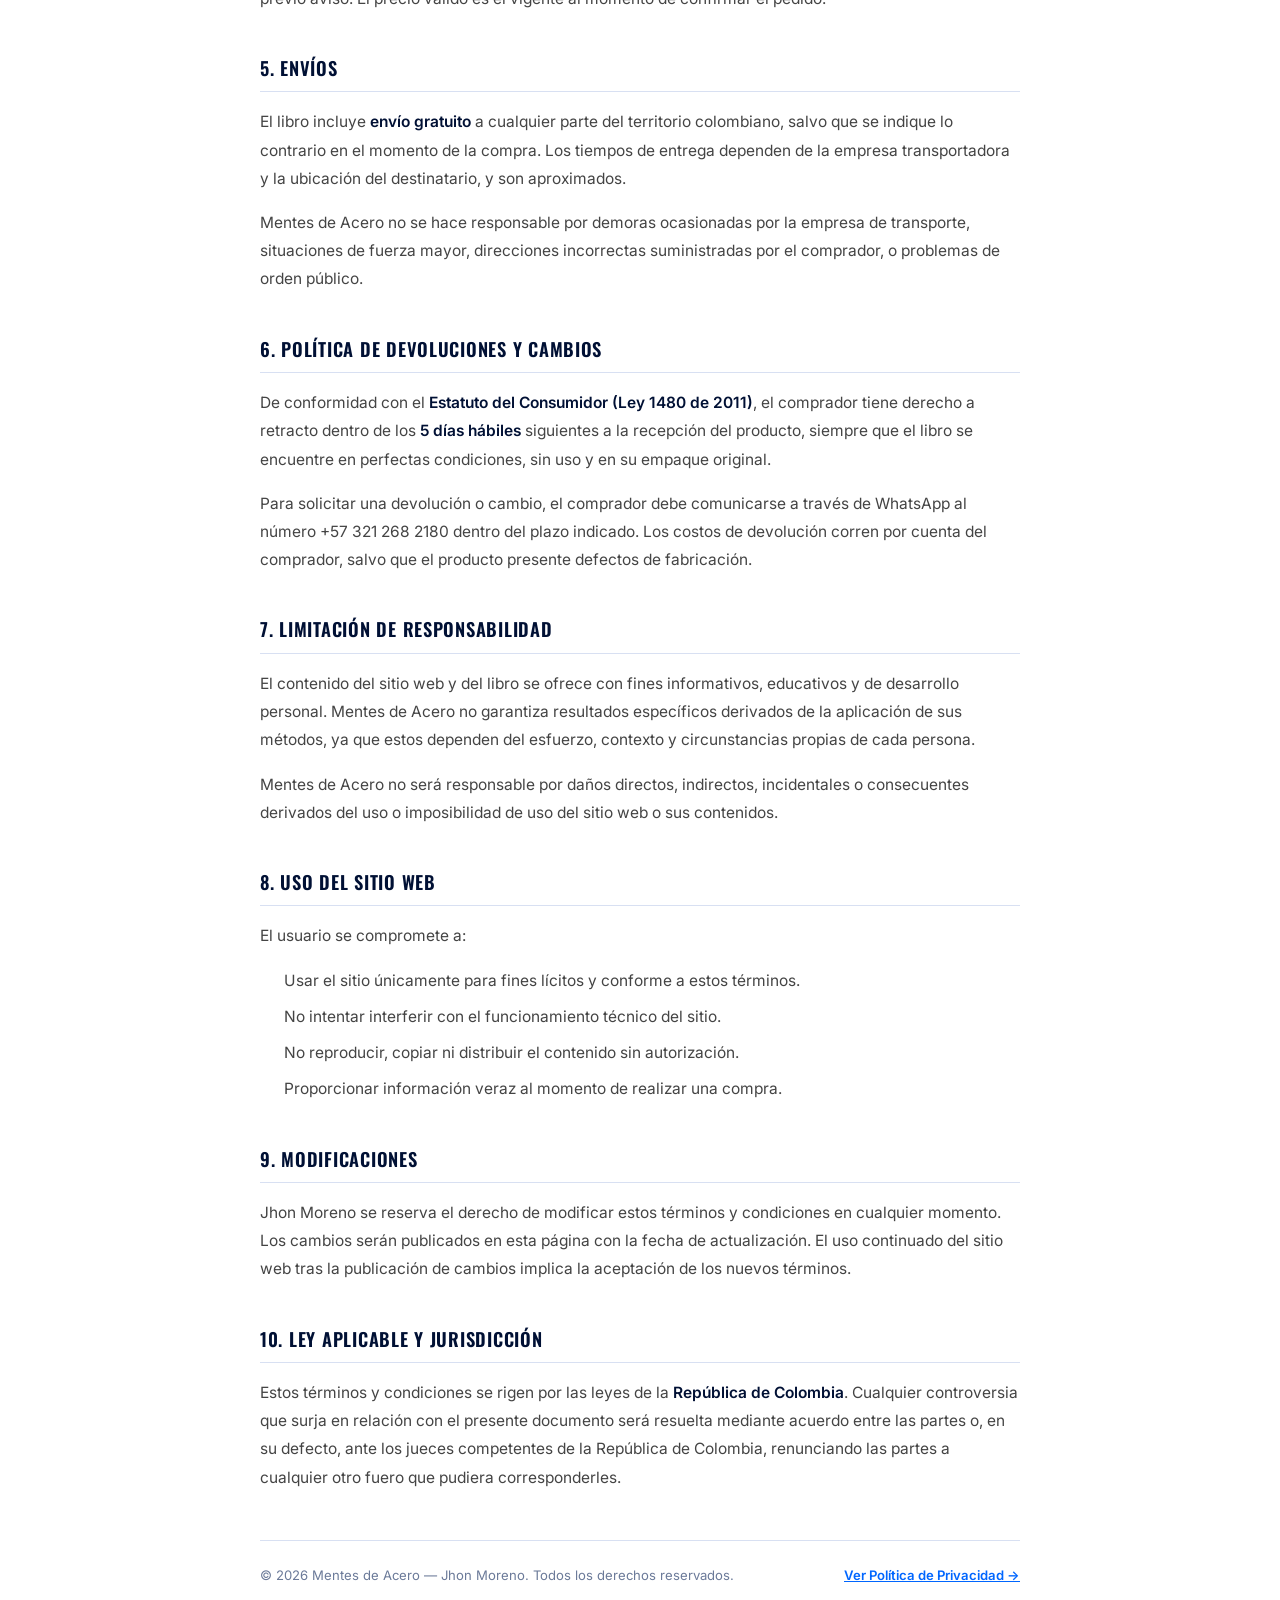
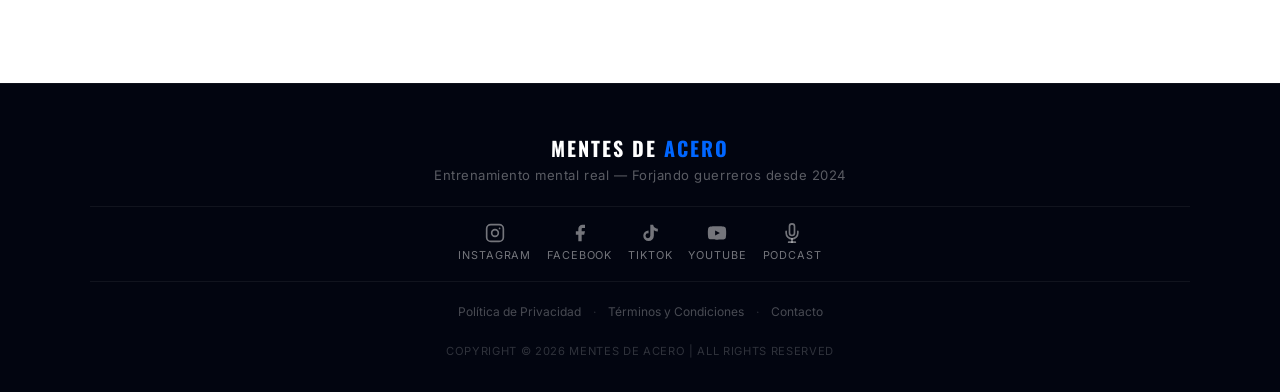
<file: terminos/index.html>
<!DOCTYPE html>
<html lang="es">
<head>
  <meta charset="UTF-8" />
  <meta name="viewport" content="width=device-width, initial-scale=1.0" />
  <title>Términos y Condiciones - Mentes de Acero</title>
  <link rel="preconnect" href="https://fonts.googleapis.com" />
  <link rel="preconnect" href="https://fonts.gstatic.com" crossorigin />
  <link href="https://fonts.googleapis.com/css2?family=Inter:wght@400;600;700&family=Oswald:wght@400;600;700&display=swap" rel="stylesheet" />
  <link rel="icon" type="image/svg+xml" href="/img/favicon.svg" />
  <link rel="stylesheet" href="/css/base.css" />
  <link rel="stylesheet" href="/css/components.css" />
  <link rel="stylesheet" href="/css/legal.css" />
</head>
<body>
  <div id="navbar-placeholder"></div>

  <main class="legal-page">
    <div class="container">
      <div class="legal-wrap">

        <div class="legal__meta">
          <span class="legal__label">Mentes de Acero</span>
          <span class="legal__date">Última actualización: mayo de 2026</span>
        </div>

        <h1 class="legal__title">Términos y Condiciones</h1>

        <p class="legal__intro">
          Al acceder y navegar por el sitio web de <strong>Mentes de Acero</strong> o al adquirir
          cualquiera de sus productos, el usuario acepta los presentes términos y condiciones en su
          totalidad. Si no está de acuerdo con alguna de las condiciones aquí establecidas,
          le solicitamos abstenerse de usar el sitio.
        </p>

        <div class="legal__section">
          <h2 class="legal__section-title">1. Identificación del Titular</h2>
          <p>
            <strong>Nombre:</strong> Jhon Moreno<br>
            <strong>Actividad:</strong> Autor, conferencista y creador del método Mentes de Acero.<br>
            <strong>Contacto:</strong> WhatsApp +57 321 268 2180<br>
            <strong>País de operación:</strong> Colombia
          </p>
        </div>

        <div class="legal__section">
          <h2 class="legal__section-title">2. Objeto del Sitio</h2>
          <p>
            Este sitio web tiene como finalidad presentar y comercializar el libro físico
            <em>Mentes de Acero — Manual para Forjar Guerreros</em>, así como informar sobre
            los cursos, conferencias y demás servicios ofrecidos por Jhon Moreno.
          </p>
          <p>
            El proceso de compra se realiza directamente a través de <strong>WhatsApp</strong>.
            El sitio web no procesa pagos en línea ni almacena información financiera del usuario.
          </p>
        </div>

        <div class="legal__section">
          <h2 class="legal__section-title">3. Propiedad Intelectual</h2>
          <p>
            Todos los contenidos publicados en este sitio web — incluyendo textos, imágenes, diseños,
            logotipos, estructura y código — son propiedad exclusiva de Jhon Moreno y están protegidos
            por las leyes colombianas e internacionales de propiedad intelectual.
          </p>
          <p>
            Queda prohibida la reproducción, distribución, modificación o uso comercial de cualquier
            contenido sin autorización previa y escrita del titular. El incumplimiento podrá dar lugar
            a acciones legales civiles y penales.
          </p>
        </div>

        <div class="legal__section">
          <h2 class="legal__section-title">4. Proceso de Compra</h2>
          <p>La adquisición del libro se realiza mediante los siguientes pasos:</p>
          <ul>
            <li>El usuario inicia contacto a través del botón de WhatsApp disponible en el sitio.</li>
            <li>Se acuerdan los detalles del pedido (cantidad, dirección de envío y forma de pago) directamente con el equipo de Mentes de Acero.</li>
            <li>El pedido se confirma una vez recibido el pago según las condiciones acordadas.</li>
            <li>Se gestiona el envío al domicilio indicado por el comprador.</li>
          </ul>
          <p>
            Los precios publicados en el sitio son en <strong>pesos colombianos (COP)</strong> y
            pueden estar sujetos a cambios sin previo aviso. El precio válido es el vigente al
            momento de confirmar el pedido.
          </p>
        </div>

        <div class="legal__section">
          <h2 class="legal__section-title">5. Envíos</h2>
          <p>
            El libro incluye <strong>envío gratuito</strong> a cualquier parte del territorio colombiano,
            salvo que se indique lo contrario en el momento de la compra. Los tiempos de entrega
            dependen de la empresa transportadora y la ubicación del destinatario, y son aproximados.
          </p>
          <p>
            Mentes de Acero no se hace responsable por demoras ocasionadas por la empresa de transporte,
            situaciones de fuerza mayor, direcciones incorrectas suministradas por el comprador,
            o problemas de orden público.
          </p>
        </div>

        <div class="legal__section">
          <h2 class="legal__section-title">6. Política de Devoluciones y Cambios</h2>
          <p>
            De conformidad con el <strong>Estatuto del Consumidor (Ley 1480 de 2011)</strong>,
            el comprador tiene derecho a retracto dentro de los <strong>5 días hábiles</strong>
            siguientes a la recepción del producto, siempre que el libro se encuentre en perfectas
            condiciones, sin uso y en su empaque original.
          </p>
          <p>
            Para solicitar una devolución o cambio, el comprador debe comunicarse a través de
            WhatsApp al número +57 321 268 2180 dentro del plazo indicado. Los costos de devolución
            corren por cuenta del comprador, salvo que el producto presente defectos de fabricación.
          </p>
        </div>

        <div class="legal__section">
          <h2 class="legal__section-title">7. Limitación de Responsabilidad</h2>
          <p>
            El contenido del sitio web y del libro se ofrece con fines informativos, educativos
            y de desarrollo personal. Mentes de Acero no garantiza resultados específicos derivados
            de la aplicación de sus métodos, ya que estos dependen del esfuerzo, contexto
            y circunstancias propias de cada persona.
          </p>
          <p>
            Mentes de Acero no será responsable por daños directos, indirectos, incidentales
            o consecuentes derivados del uso o imposibilidad de uso del sitio web o sus contenidos.
          </p>
        </div>

        <div class="legal__section">
          <h2 class="legal__section-title">8. Uso del Sitio Web</h2>
          <p>El usuario se compromete a:</p>
          <ul>
            <li>Usar el sitio únicamente para fines lícitos y conforme a estos términos.</li>
            <li>No intentar interferir con el funcionamiento técnico del sitio.</li>
            <li>No reproducir, copiar ni distribuir el contenido sin autorización.</li>
            <li>Proporcionar información veraz al momento de realizar una compra.</li>
          </ul>
        </div>

        <div class="legal__section">
          <h2 class="legal__section-title">9. Modificaciones</h2>
          <p>
            Jhon Moreno se reserva el derecho de modificar estos términos y condiciones en cualquier
            momento. Los cambios serán publicados en esta página con la fecha de actualización.
            El uso continuado del sitio web tras la publicación de cambios implica la aceptación
            de los nuevos términos.
          </p>
        </div>

        <div class="legal__section">
          <h2 class="legal__section-title">10. Ley Aplicable y Jurisdicción</h2>
          <p>
            Estos términos y condiciones se rigen por las leyes de la <strong>República de Colombia</strong>.
            Cualquier controversia que surja en relación con el presente documento será resuelta
            mediante acuerdo entre las partes o, en su defecto, ante los jueces competentes
            de la República de Colombia, renunciando las partes a cualquier otro fuero que pudiera
            corresponderles.
          </p>
        </div>

        <div class="legal__footer-note">
          <p>© 2026 Mentes de Acero — Jhon Moreno. Todos los derechos reservados.</p>
          <a href="/privacidad/">Ver Política de Privacidad →</a>
        </div>

      </div>
    </div>
  </main>

  <div id="footer-placeholder"></div>
  <script src="/js/components.js"></script>
  <script src="/js/core.js"></script>
</body>
</html>
</file>
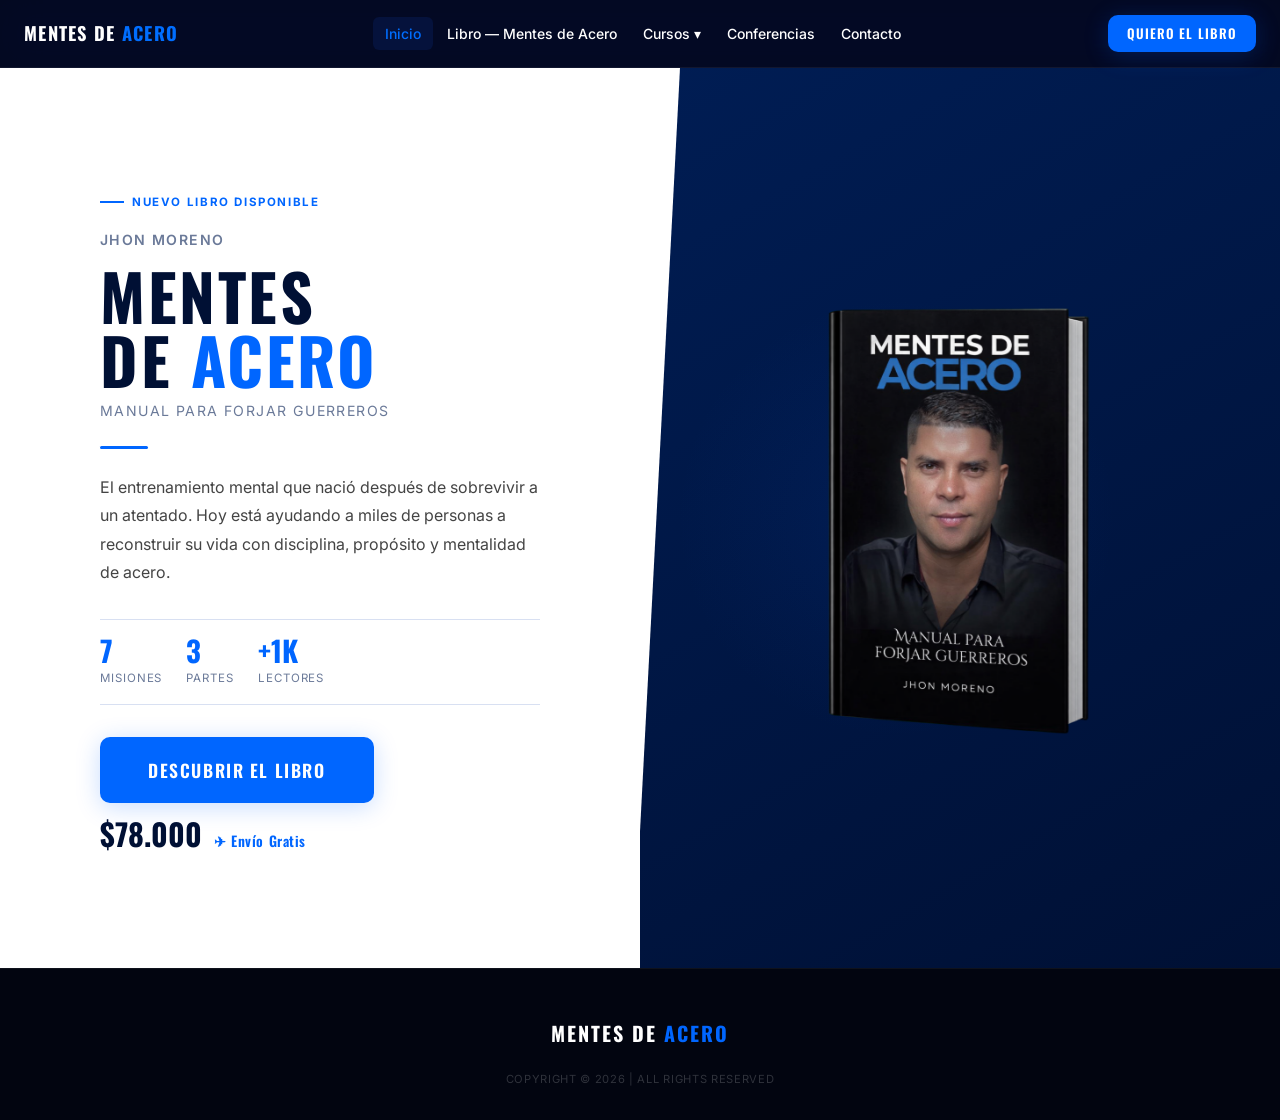
<file: home.html>
<!DOCTYPE html>
<html lang="es">
<head>
  <meta charset="UTF-8" />
  <meta name="viewport" content="width=device-width, initial-scale=1.0" />
  <title>Mentes de Acero — Jhon Moreno</title>
  <meta name="description" content="Jhon Moreno — Autor, conferencista y creador del método Mentes de Acero. Manual para Forjar Guerreros." />
  <link rel="preconnect" href="https://fonts.googleapis.com" />
  <link rel="preconnect" href="https://fonts.gstatic.com" crossorigin />
  <link href="https://fonts.googleapis.com/css2?family=Inter:wght@300;400;500;600;700;800;900&family=Oswald:wght@400;500;600;700&display=swap" rel="stylesheet" />
  <link rel="stylesheet" href="/css/base.css" />
  <link rel="stylesheet" href="/css/components.css" />
  <link rel="stylesheet" href="/css/inicio.css" />
</head>
<body>

  <!-- NAVBAR -->
  <nav class="navbar" id="navbar">
    <div class="navbar__inner">
      <a href="/home.html" class="navbar__logo">Mentes de <span>Acero</span></a>
      <button class="navbar__hamburger" id="hamburger" aria-label="Abrir menú" aria-expanded="false">
        <span></span><span></span><span></span>
      </button>
      <ul class="navbar__nav" id="navMenu">
        <li><a href="/home.html" class="is-active">Inicio</a></li>
        <li><a href="/HTML/libro.html">Libro — Mentes de Acero</a></li>
        <li class="navbar__dropdown">
          <a href="/HTML/cursos.html">Cursos ▾</a>
          <div class="navbar__dropdown-menu">
            <a href="/HTML/cursos.html">Mentalidad de Acero</a>
            <a href="/HTML/cursos.html">Proyecto de Vida</a>
          </div>
        </li>
        <li><a href="/HTML/conferencias.html">Conferencias</a></li>
        <li><a href="/HTML/contacto.html">Contacto</a></li>
      </ul>
      <div class="navbar__cta">
        <a href="/HTML/libro.html" class="btn btn--primary btn--sm">Quiero el Libro</a>
      </div>
    </div>
  </nav>


  <!-- ══════  HOME — split hero ══════ -->
  <div class="home-hero" id="inicio">

    <!-- Left: white panel -->
    <div class="home-hero__left">
      <div class="home-hero__content reveal-left">

        <div class="home-hero__eyebrow">Nuevo libro disponible</div>
        <div class="home-hero__author">Jhon Moreno</div>

        <h1 class="home-hero__title">
          MENTES<br>DE <span>ACERO</span>
        </h1>
        <p class="home-hero__tagline">Manual para Forjar Guerreros</p>

        <div class="home-hero__divider"></div>

        <p class="home-hero__desc">
          El entrenamiento mental que nació después de sobrevivir a un atentado.
          Hoy está ayudando a miles de personas a reconstruir su vida con
          disciplina, propósito y mentalidad de acero.
        </p>

        <div class="home-hero__stats">
          <div class="home-hero__stat">
            <span class="home-hero__stat-value">7</span>
            <span class="home-hero__stat-label">Misiones</span>
          </div>
          <div class="home-hero__stat">
            <span class="home-hero__stat-value">3</span>
            <span class="home-hero__stat-label">Partes</span>
          </div>
          <div class="home-hero__stat">
            <span class="home-hero__stat-value">+1K</span>
            <span class="home-hero__stat-label">Lectores</span>
          </div>
        </div>

        <div class="home-hero__cta">
          <a href="/HTML/libro.html" class="btn btn--primary btn--xl btn--pulse">
            Descubrir el Libro
          </a>
          <div class="home-hero__price-row">
            <span class="home-hero__price">$78.000</span>
            <span class="home-hero__price-free">✈ Envío Gratis</span>
          </div>
        </div>

      </div>
    </div>

    <!-- Right: dark panel + book -->
    <div class="home-hero__right">
      <div class="home-hero__right-ambient"></div>
      <div class="home-hero__book-wrap reveal-right" data-tilt>
        <img
          src="/img/libro/libro(1).png"
          alt="Libro Mentes de Acero — Manual para Forjar Guerreros por Jhon Moreno"
          class="home-hero__book-img"
          data-tilt-target
          width="300"
        />
      </div>
    </div>

  </div>


  <!-- FOOTER -->
  <footer class="site-footer">
    <div class="site-footer__inner">
      <div class="site-footer__logo">Mentes de <span>Acero</span></div>
      <p class="site-footer__copy">Copyright &copy; 2026 | All Rights Reserved</p>
    </div>
  </footer>

  <script src="/js/core.js"></script>
</body>
</html>
</file>
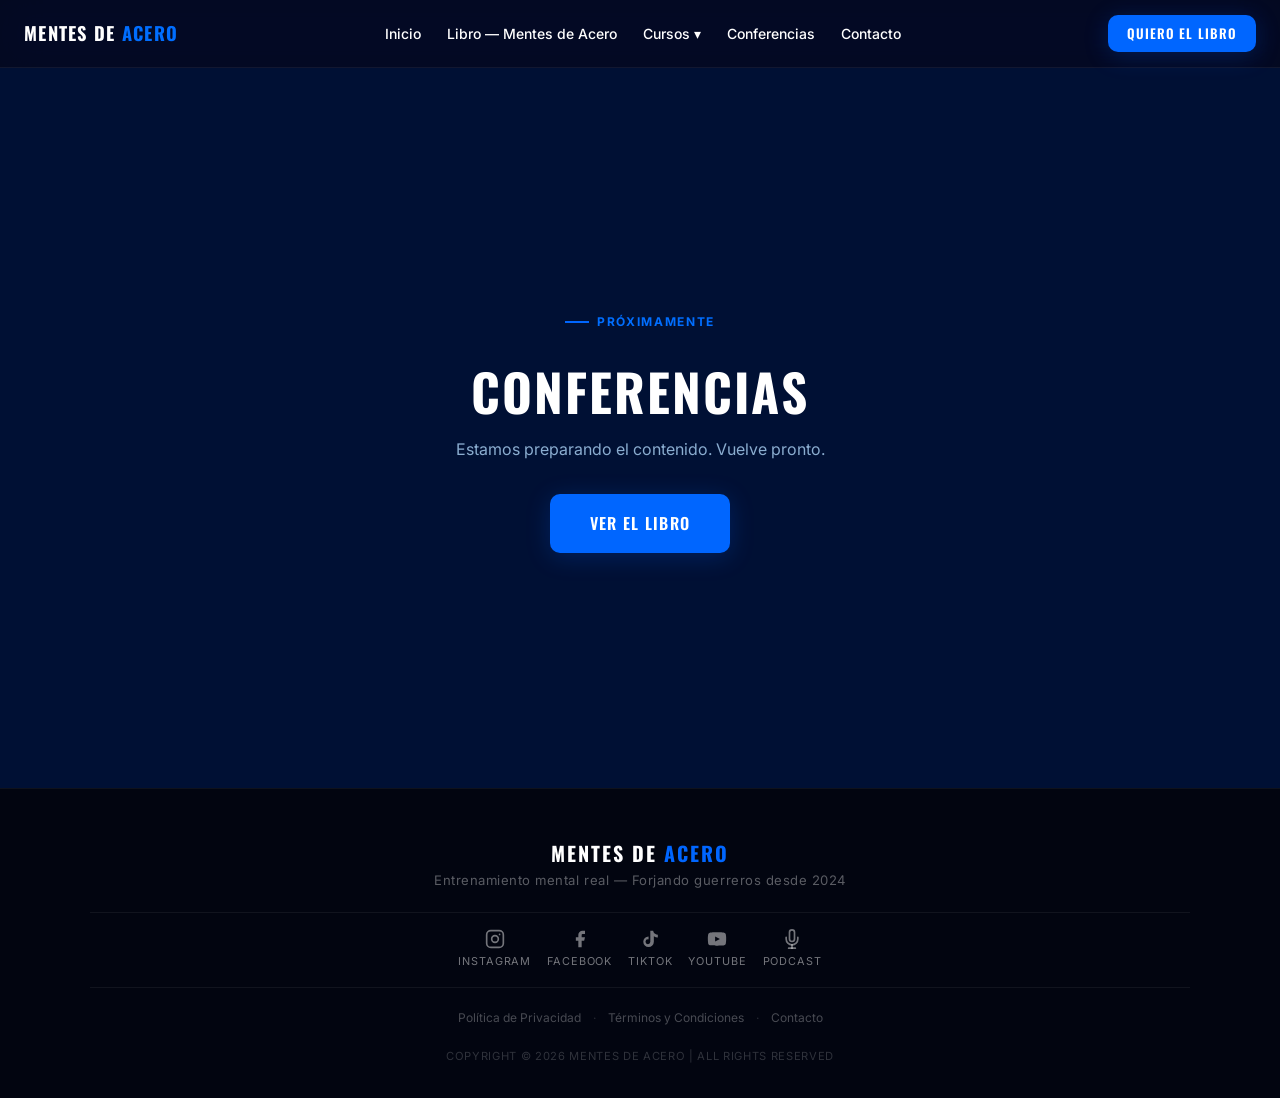
<file: HTML/conferencias.html>
﻿<!DOCTYPE html>
<html lang="es">
<head>
  <meta charset="UTF-8" />
  <meta name="viewport" content="width=device-width, initial-scale=1.0" />
  <title>Conferencias - Mentes de Acero</title>
  <link rel="preconnect" href="https://fonts.googleapis.com" />
  <link rel="preconnect" href="https://fonts.gstatic.com" crossorigin />
  <link href="https://fonts.googleapis.com/css2?family=Inter:wght@400;600;700&family=Oswald:wght@400;600;700&display=swap" rel="stylesheet" />
  <link rel="icon" type="image/svg+xml" href="/img/favicon.svg" />
  <link rel="stylesheet" href="/css/base.css" />
  <link rel="stylesheet" href="/css/components.css" />
</head>
<body>
  <div id="navbar-placeholder"></div>
  <section class="section bg-dark" style="min-height:80vh;display:flex;align-items:center;justify-content:center;text-align:center;">
    <div class="container">
      <div class="overline" style="justify-content:center;">Próximamente</div>
      <h1 class="section-title section-title--xl" style="color:#fff;margin:1rem 0;">CONFERENCIAS</h1>
      <p style="color:var(--on-dark-body);max-width:480px;margin:0 auto 2rem;">Estamos preparando el contenido. Vuelve pronto.</p>
      <a href="/HTML/libro.html" class="btn btn--primary btn--lg">Ver el Libro</a>
    </div>
  </section>
  <div id="footer-placeholder"></div>
  <script src="/js/components.js"></script>
  <script src="/js/core.js"></script>
</body>
</html>
</file>
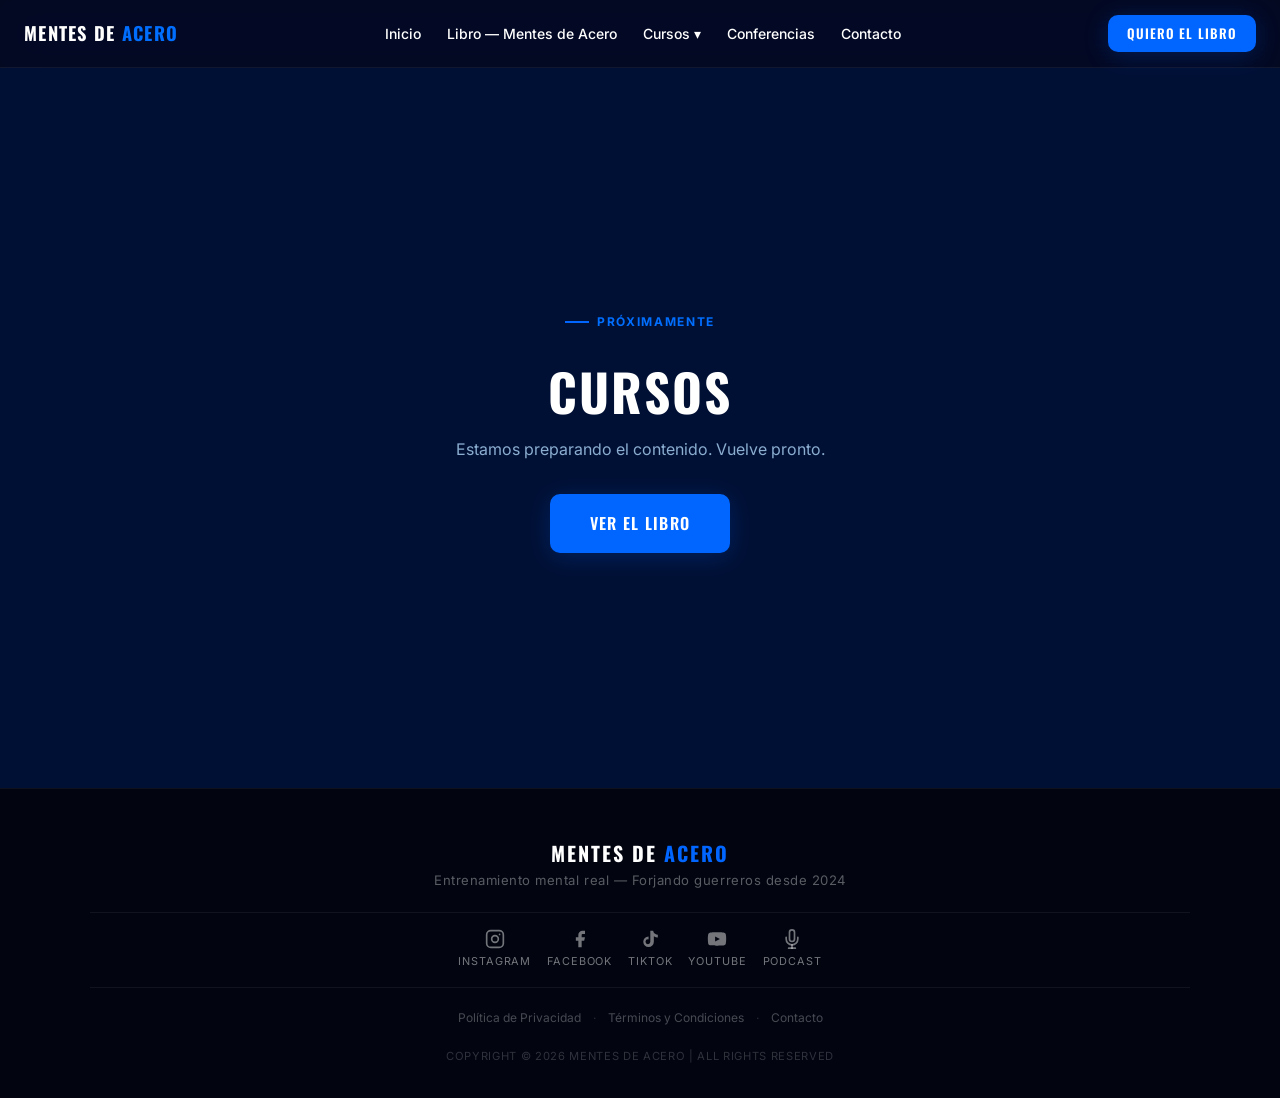
<file: HTML/cursos.html>
﻿<!DOCTYPE html>
<html lang="es">
<head>
  <meta charset="UTF-8" />
  <meta name="viewport" content="width=device-width, initial-scale=1.0" />
  <title>Cursos - Mentes de Acero</title>
  <link rel="preconnect" href="https://fonts.googleapis.com" />
  <link rel="preconnect" href="https://fonts.gstatic.com" crossorigin />
  <link href="https://fonts.googleapis.com/css2?family=Inter:wght@400;600;700&family=Oswald:wght@400;600;700&display=swap" rel="stylesheet" />
  <link rel="icon" type="image/svg+xml" href="/img/favicon.svg" />
  <link rel="stylesheet" href="/css/base.css" />
  <link rel="stylesheet" href="/css/components.css" />
</head>
<body>
  <div id="navbar-placeholder"></div>
  <section class="section bg-dark" style="min-height:80vh;display:flex;align-items:center;justify-content:center;text-align:center;">
    <div class="container">
      <div class="overline" style="justify-content:center;">Próximamente</div>
      <h1 class="section-title section-title--xl" style="color:#fff;margin:1rem 0;">CURSOS</h1>
      <p style="color:var(--on-dark-body);max-width:480px;margin:0 auto 2rem;">Estamos preparando el contenido. Vuelve pronto.</p>
      <a href="/HTML/libro.html" class="btn btn--primary btn--lg">Ver el Libro</a>
    </div>
  </section>
  <div id="footer-placeholder"></div>
  <script src="/js/components.js"></script>
  <script src="/js/core.js"></script>
</body>
</html>
</file>
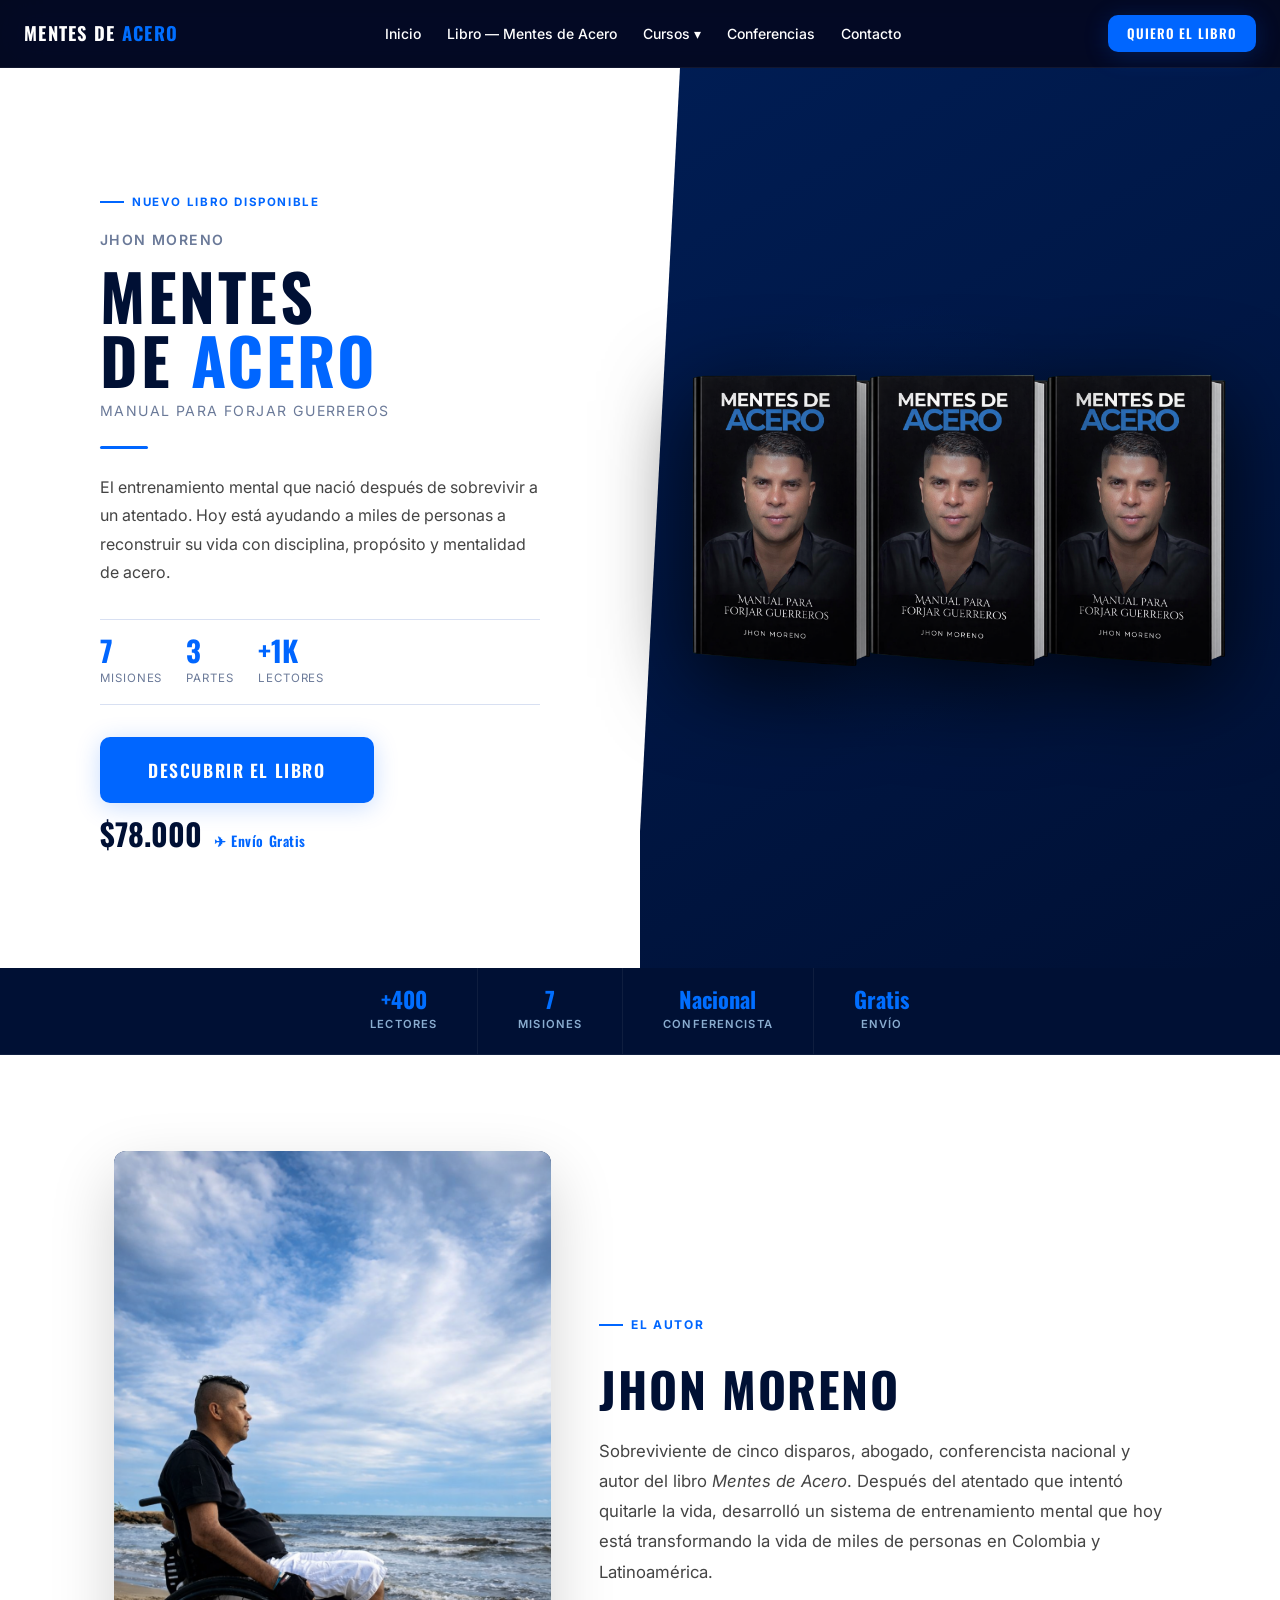
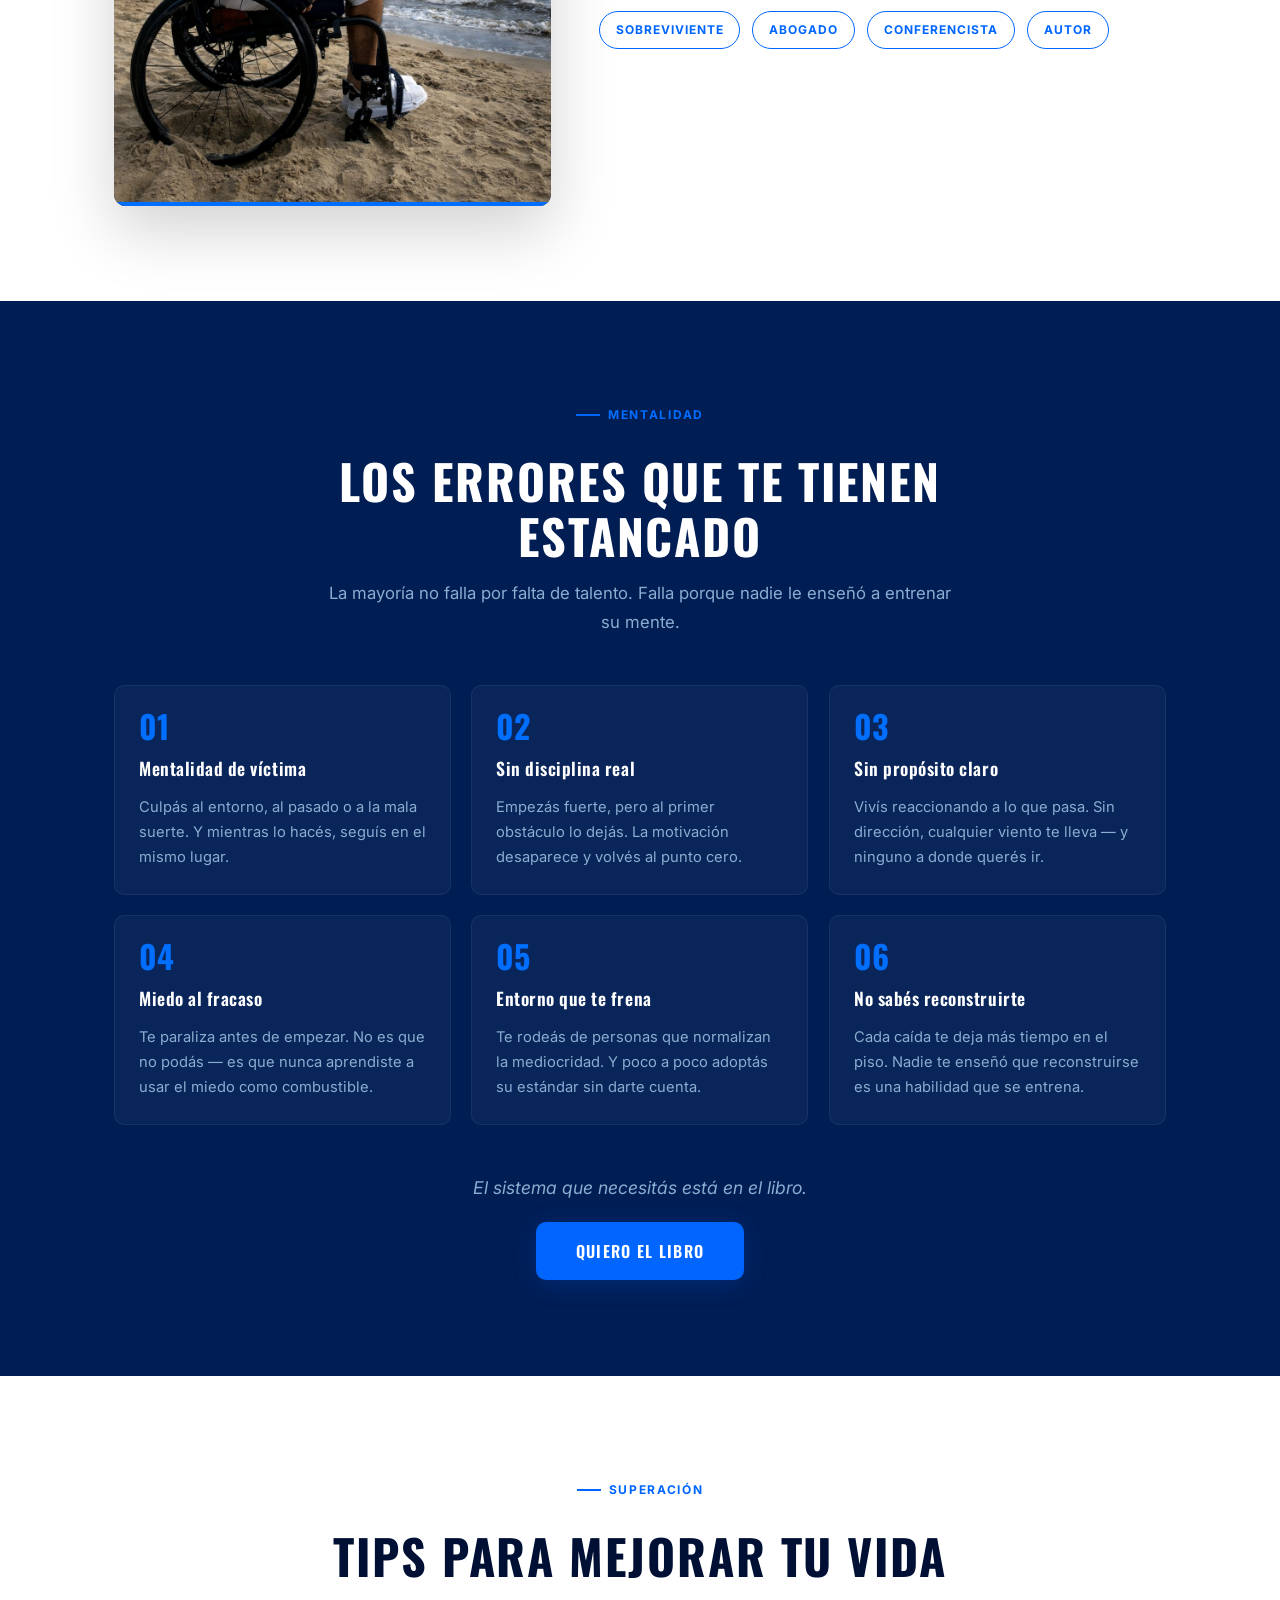
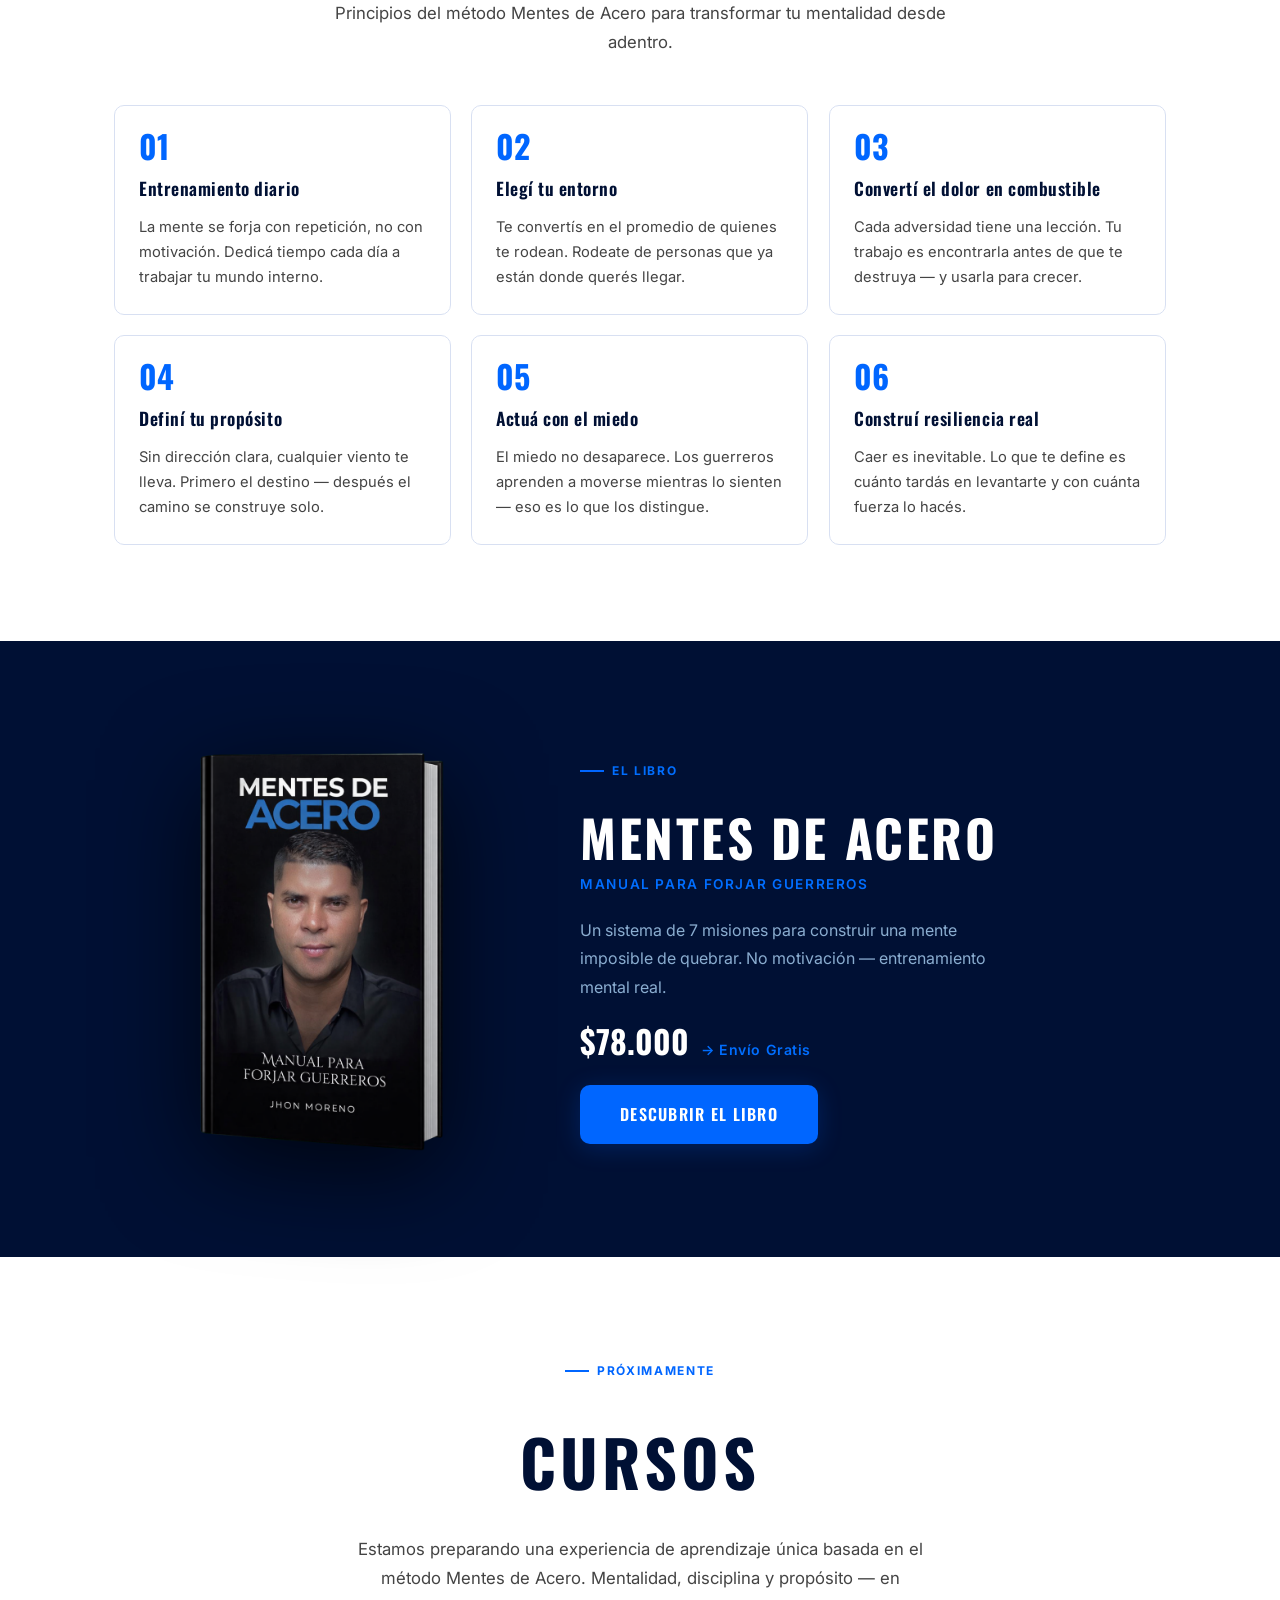
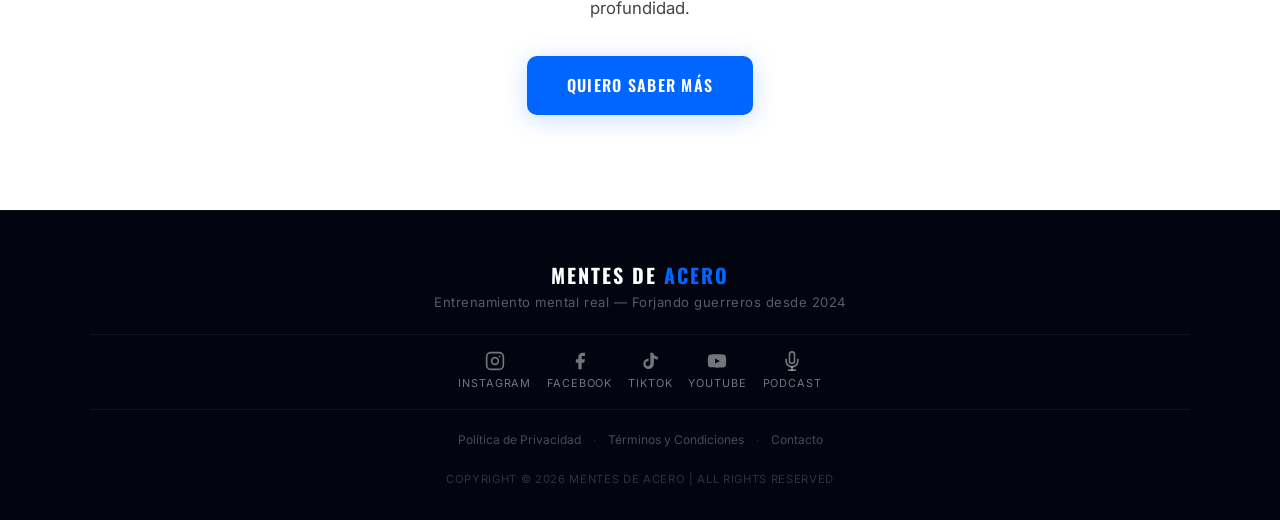
<file: HTML/home.html>
<!DOCTYPE html>
<html lang="es">
<head>
  <meta charset="UTF-8" />
  <meta name="viewport" content="width=device-width, initial-scale=1.0" />
  <title>Mentes de Acero — Jhon Moreno</title>
  <meta name="description" content="Jhon Moreno — Autor, conferencista y creador del método Mentes de Acero. Manual para Forjar Guerreros." />
  <link rel="preconnect" href="https://fonts.googleapis.com" />
  <link rel="preconnect" href="https://fonts.gstatic.com" crossorigin />
  <link href="https://fonts.googleapis.com/css2?family=Inter:wght@300;400;500;600;700;800;900&family=Oswald:wght@400;500;600;700&display=swap" rel="stylesheet" />
  <link rel="icon" type="image/svg+xml" href="/img/favicon.svg" />
  <link rel="stylesheet" href="/css/base.css" />
  <link rel="stylesheet" href="/css/components.css" />
  <link rel="stylesheet" href="/css/inicio.css" />
</head>
<body>

  <div id="navbar-placeholder"></div>


  <!-- ══════  HOME — split hero ══════ -->
  <div class="home-hero" id="inicio">

    <!-- Left: white panel -->
    <div class="home-hero__left">
      <div class="home-hero__content reveal-left">

        <div class="home-hero__eyebrow">Nuevo libro disponible</div>
        <div class="home-hero__author">Jhon Moreno</div>

        <h1 class="home-hero__title">
          MENTES<br>DE <span>ACERO</span>
        </h1>
        <p class="home-hero__tagline">Manual para Forjar Guerreros</p>

        <div class="home-hero__divider"></div>

        <p class="home-hero__desc">
          El entrenamiento mental que nació después de sobrevivir a un atentado.
          Hoy está ayudando a miles de personas a reconstruir su vida con
          disciplina, propósito y mentalidad de acero.
        </p>

        <div class="home-hero__stats">
          <div class="home-hero__stat">
            <span class="home-hero__stat-value">7</span>
            <span class="home-hero__stat-label">Misiones</span>
          </div>
          <div class="home-hero__stat">
            <span class="home-hero__stat-value">3</span>
            <span class="home-hero__stat-label">Partes</span>
          </div>
          <div class="home-hero__stat">
            <span class="home-hero__stat-value">+1K</span>
            <span class="home-hero__stat-label">Lectores</span>
          </div>
        </div>

        <div class="home-hero__cta">
          <a href="/HTML/libro.html" class="btn btn--primary btn--xl btn--pulse">
            Descubrir el Libro
          </a>
          <div class="home-hero__price-row">
            <span class="home-hero__price">$78.000</span>
            <span class="home-hero__price-free">✈ Envío Gratis</span>
          </div>
        </div>

      </div>
    </div>

    <!-- Right: dark panel + book -->
    <div class="home-hero__right">
      <div class="home-hero__right-ambient"></div>
      <div class="home-hero__book-stack reveal-right">
        <div class="home-hero__book-item home-hero__book-item--1">
          <img src="/img/libro/libro(1).png" alt="Libro Mentes de Acero" />
        </div>
        <div class="home-hero__book-item home-hero__book-item--2">
          <img src="/img/libro/libro(1).png" alt="Libro Mentes de Acero" />
        </div>
        <div class="home-hero__book-item home-hero__book-item--3">
          <img src="/img/libro/libro(1).png" alt="Libro Mentes de Acero" />
        </div>
      </div>
    </div>

  </div>


  <!-- ══════  STRIP — prueba social ══════ -->
  <div class="home-strip">
    <div class="home-strip__stat">
      <span class="home-strip__value">+400</span>
      <span class="home-strip__label">Lectores</span>
    </div>
    <div class="home-strip__stat">
      <span class="home-strip__value">7</span>
      <span class="home-strip__label">Misiones</span>
    </div>
    <div class="home-strip__stat">
      <span class="home-strip__value">Nacional</span>
      <span class="home-strip__label">Conferencista</span>
    </div>
    <div class="home-strip__stat">
      <span class="home-strip__value">Gratis</span>
      <span class="home-strip__label">Envío</span>
    </div>
  </div>


  <!-- ══════  AUTOR — Jhon Moreno ══════ -->
  <section class="home-author" id="autor">
    <div class="container">
      <div class="home-author__grid">

        <div class="home-author__photo-col reveal-left">
          <div class="home-author__photo-frame">
            <img
              src="/img/jhon.png"
              alt="Jhon Moreno — Autor de Mentes de Acero"
              class="home-author__photo"
            />
            <div class="home-author__photo-accent"></div>
          </div>
        </div>

        <div class="home-author__copy reveal-right">
          <div class="overline overline--dark">EL AUTOR</div>
          <h2 class="home-author__name">JHON MORENO</h2>
          <p class="home-author__bio">
            Sobreviviente de cinco disparos, abogado, conferencista nacional y autor del libro
            <em>Mentes de Acero</em>. Después del atentado que intentó quitarle la vida,
            desarrolló un sistema de entrenamiento mental que hoy está transformando la vida
            de miles de personas en Colombia y Latinoamérica.
          </p>
          <div class="home-author__tags">
            <span class="home-author__tag">Sobreviviente</span>
            <span class="home-author__tag">Abogado</span>
            <span class="home-author__tag">Conferencista</span>
            <span class="home-author__tag">Autor</span>
          </div>
        </div>

      </div>
    </div>
  </section>


  <!-- ══════  ERRORES — superación ══════ -->
  <section class="home-errores" id="superacion">
    <div class="container">

      <div class="home-errores__header reveal">
        <div class="overline">MENTALIDAD</div>
        <h2 class="home-errores__title">LOS ERRORES QUE TE TIENEN ESTANCADO</h2>
        <p class="home-errores__subtitle">
          La mayoría no falla por falta de talento. Falla porque nadie le enseñó a entrenar su mente.
        </p>
      </div>

      <div class="home-errores__grid">
        <div class="home-errores__card reveal">
          <span class="home-errores__num">01</span>
          <h3 class="home-errores__card-title">Mentalidad de víctima</h3>
          <p class="home-errores__card-desc">Culpás al entorno, al pasado o a la mala suerte. Y mientras lo hacés, seguís en el mismo lugar.</p>
        </div>
        <div class="home-errores__card reveal">
          <span class="home-errores__num">02</span>
          <h3 class="home-errores__card-title">Sin disciplina real</h3>
          <p class="home-errores__card-desc">Empezás fuerte, pero al primer obstáculo lo dejás. La motivación desaparece y volvés al punto cero.</p>
        </div>
        <div class="home-errores__card reveal">
          <span class="home-errores__num">03</span>
          <h3 class="home-errores__card-title">Sin propósito claro</h3>
          <p class="home-errores__card-desc">Vivís reaccionando a lo que pasa. Sin dirección, cualquier viento te lleva — y ninguno a donde querés ir.</p>
        </div>
        <div class="home-errores__card reveal">
          <span class="home-errores__num">04</span>
          <h3 class="home-errores__card-title">Miedo al fracaso</h3>
          <p class="home-errores__card-desc">Te paraliza antes de empezar. No es que no podás — es que nunca aprendiste a usar el miedo como combustible.</p>
        </div>
        <div class="home-errores__card reveal">
          <span class="home-errores__num">05</span>
          <h3 class="home-errores__card-title">Entorno que te frena</h3>
          <p class="home-errores__card-desc">Te rodeás de personas que normalizan la mediocridad. Y poco a poco adoptás su estándar sin darte cuenta.</p>
        </div>
        <div class="home-errores__card reveal">
          <span class="home-errores__num">06</span>
          <h3 class="home-errores__card-title">No sabés reconstruirte</h3>
          <p class="home-errores__card-desc">Cada caída te deja más tiempo en el piso. Nadie te enseñó que reconstruirse es una habilidad que se entrena.</p>
        </div>
      </div>

      <div class="home-errores__cta reveal">
        <p class="home-errores__cta-text">El sistema que necesitás está en el libro.</p>
        <a href="/HTML/libro.html" class="btn btn--primary btn--lg">QUIERO EL LIBRO</a>
      </div>

    </div>
  </section>


  <!-- ══════  TIPS — superación ══════ -->
  <section class="home-tips" id="superacion">
    <div class="container">

      <div class="home-tips__header reveal">
        <div class="overline overline--dark">SUPERACIÓN</div>
        <h2 class="home-tips__title">TIPS PARA MEJORAR TU VIDA</h2>
        <p class="home-tips__subtitle">
          Principios del método Mentes de Acero para transformar tu mentalidad desde adentro.
        </p>
      </div>

      <div class="home-tips__grid">
        <div class="home-tips__card reveal">
          <span class="home-tips__num">01</span>
          <h3 class="home-tips__card-title">Entrenamiento diario</h3>
          <p class="home-tips__card-desc">La mente se forja con repetición, no con motivación. Dedicá tiempo cada día a trabajar tu mundo interno.</p>
        </div>
        <div class="home-tips__card reveal">
          <span class="home-tips__num">02</span>
          <h3 class="home-tips__card-title">Elegí tu entorno</h3>
          <p class="home-tips__card-desc">Te convertís en el promedio de quienes te rodean. Rodeate de personas que ya están donde querés llegar.</p>
        </div>
        <div class="home-tips__card reveal">
          <span class="home-tips__num">03</span>
          <h3 class="home-tips__card-title">Convertí el dolor en combustible</h3>
          <p class="home-tips__card-desc">Cada adversidad tiene una lección. Tu trabajo es encontrarla antes de que te destruya — y usarla para crecer.</p>
        </div>
        <div class="home-tips__card reveal">
          <span class="home-tips__num">04</span>
          <h3 class="home-tips__card-title">Definí tu propósito</h3>
          <p class="home-tips__card-desc">Sin dirección clara, cualquier viento te lleva. Primero el destino — después el camino se construye solo.</p>
        </div>
        <div class="home-tips__card reveal">
          <span class="home-tips__num">05</span>
          <h3 class="home-tips__card-title">Actuá con el miedo</h3>
          <p class="home-tips__card-desc">El miedo no desaparece. Los guerreros aprenden a moverse mientras lo sienten — eso es lo que los distingue.</p>
        </div>
        <div class="home-tips__card reveal">
          <span class="home-tips__num">06</span>
          <h3 class="home-tips__card-title">Construí resiliencia real</h3>
          <p class="home-tips__card-desc">Caer es inevitable. Lo que te define es cuánto tardás en levantarte y con cuánta fuerza lo hacés.</p>
        </div>
      </div>

    </div>
  </section>


  <!-- ══════  LIBRO TEASER ══════ -->
  <section class="home-libro" id="home-libro">
    <div class="container">
      <div class="home-libro__grid">

        <div class="home-libro__book-col reveal-left">
          <img
            src="/img/libro/libro(1).png"
            alt="Libro Mentes de Acero"
            class="home-libro__img"
            width="280"
          />
        </div>

        <div class="reveal-right">
          <div class="overline">EL LIBRO</div>
          <h2 class="home-libro__title">MENTES DE ACERO</h2>
          <p class="home-libro__subtitle">Manual para Forjar Guerreros</p>
          <p class="home-libro__desc">
            Un sistema de 7 misiones para construir una mente imposible de quebrar.
            No motivación — entrenamiento mental real.
          </p>
          <div class="home-libro__price-row">
            <span class="home-libro__price">$78.000</span>
            <span class="home-libro__free">→ Envío Gratis</span>
          </div>
          <a href="/HTML/libro.html" class="btn btn--primary btn--lg">DESCUBRIR EL LIBRO</a>
        </div>

      </div>
    </div>
  </section>


  <!-- ══════  CURSOS TEASER ══════ -->
  <section class="home-cursos" id="home-cursos">
    <div class="container">
      <div class="home-cursos__inner reveal">
        <div class="overline overline--dark" style="justify-content:center;">PRÓXIMAMENTE</div>
        <h2 class="home-cursos__title">CURSOS</h2>
        <p class="home-cursos__desc">
          Estamos preparando una experiencia de aprendizaje única basada en el método Mentes de Acero.
          Mentalidad, disciplina y propósito — en profundidad.
        </p>
        <a href="/HTML/cursos.html" class="btn btn--primary btn--lg">QUIERO SABER MÁS</a>
      </div>
    </div>
  </section>


  <div id="footer-placeholder"></div>

  <script src="/js/components.js"></script>
  <script src="/js/core.js"></script>
</body>
</html>
</file>
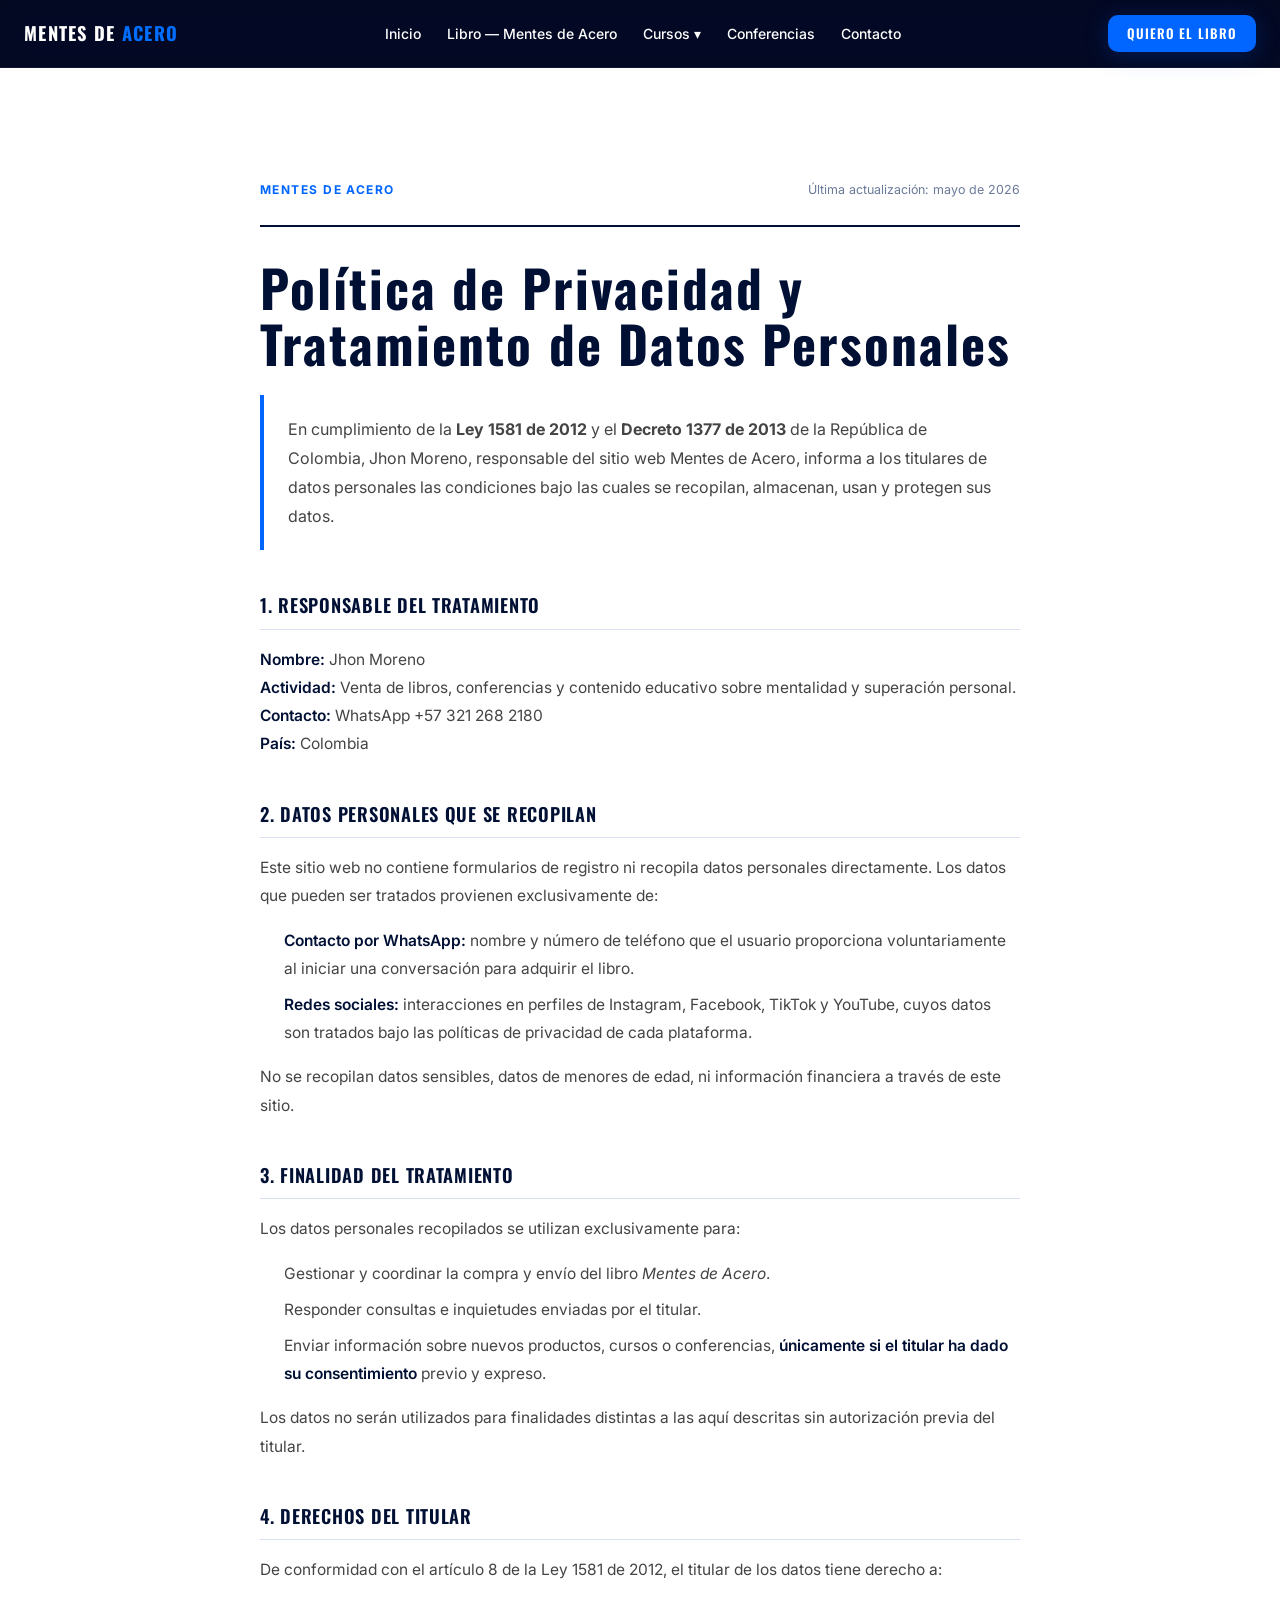
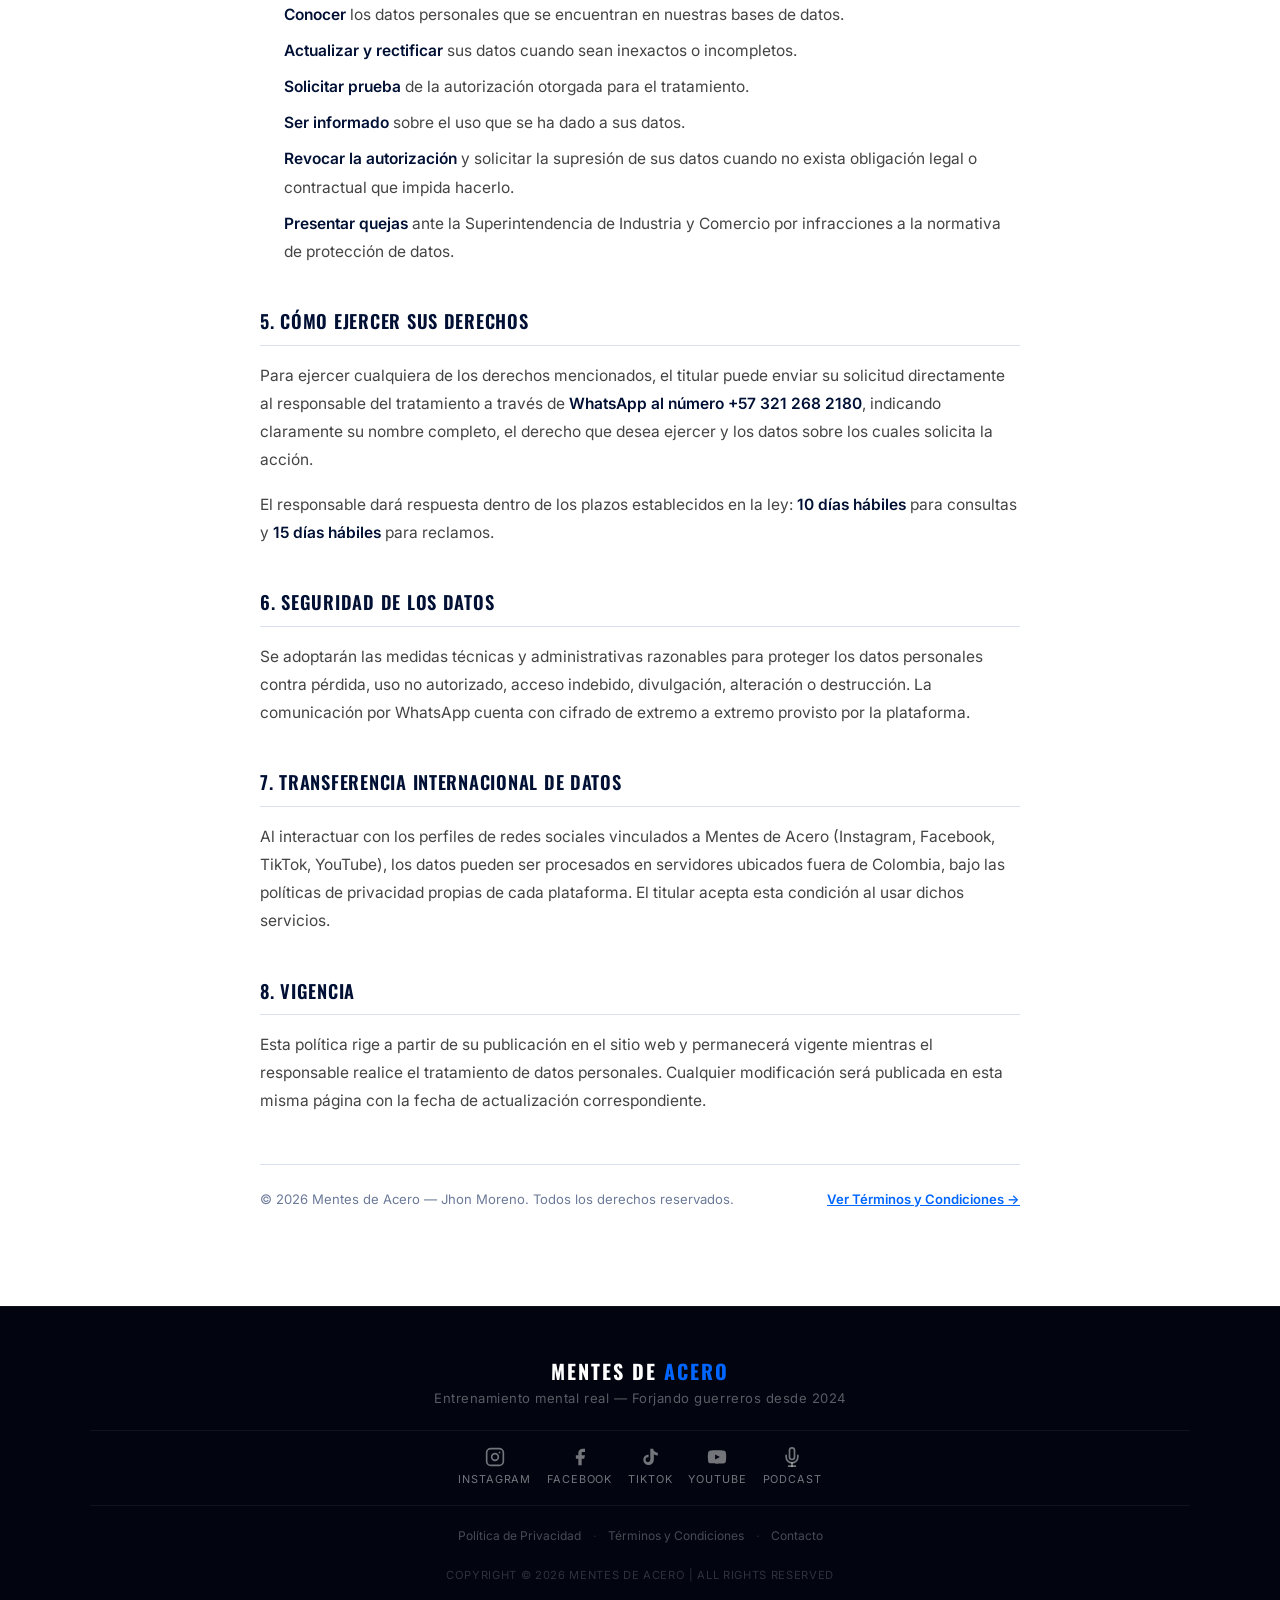
<file: HTML/privacidad.html>
<!DOCTYPE html>
<html lang="es">
<head>
  <meta charset="UTF-8" />
  <meta name="viewport" content="width=device-width, initial-scale=1.0" />
  <title>Política de Privacidad - Mentes de Acero</title>
  <link rel="preconnect" href="https://fonts.googleapis.com" />
  <link rel="preconnect" href="https://fonts.gstatic.com" crossorigin />
  <link href="https://fonts.googleapis.com/css2?family=Inter:wght@400;600;700&family=Oswald:wght@400;600;700&display=swap" rel="stylesheet" />
  <link rel="icon" type="image/svg+xml" href="/img/favicon.svg" />
  <link rel="stylesheet" href="/css/base.css" />
  <link rel="stylesheet" href="/css/components.css" />
  <link rel="stylesheet" href="/css/legal.css" />
</head>
<body>
  <div id="navbar-placeholder"></div>

  <main class="legal-page">
    <div class="container">
      <div class="legal-wrap">

        <div class="legal__meta">
          <span class="legal__label">Mentes de Acero</span>
          <span class="legal__date">Última actualización: mayo de 2026</span>
        </div>

        <h1 class="legal__title">Política de Privacidad y Tratamiento de Datos Personales</h1>

        <p class="legal__intro">
          En cumplimiento de la <strong>Ley 1581 de 2012</strong> y el <strong>Decreto 1377 de 2013</strong>
          de la República de Colombia, Jhon Moreno, responsable del sitio web Mentes de Acero,
          informa a los titulares de datos personales las condiciones bajo las cuales se recopilan,
          almacenan, usan y protegen sus datos.
        </p>

        <div class="legal__section">
          <h2 class="legal__section-title">1. Responsable del Tratamiento</h2>
          <p>
            <strong>Nombre:</strong> Jhon Moreno<br>
            <strong>Actividad:</strong> Venta de libros, conferencias y contenido educativo sobre mentalidad y superación personal.<br>
            <strong>Contacto:</strong> WhatsApp +57 321 268 2180<br>
            <strong>País:</strong> Colombia
          </p>
        </div>

        <div class="legal__section">
          <h2 class="legal__section-title">2. Datos Personales que se Recopilan</h2>
          <p>Este sitio web no contiene formularios de registro ni recopila datos personales directamente. Los datos que pueden ser tratados provienen exclusivamente de:</p>
          <ul>
            <li><strong>Contacto por WhatsApp:</strong> nombre y número de teléfono que el usuario proporciona voluntariamente al iniciar una conversación para adquirir el libro.</li>
            <li><strong>Redes sociales:</strong> interacciones en perfiles de Instagram, Facebook, TikTok y YouTube, cuyos datos son tratados bajo las políticas de privacidad de cada plataforma.</li>
          </ul>
          <p>No se recopilan datos sensibles, datos de menores de edad, ni información financiera a través de este sitio.</p>
        </div>

        <div class="legal__section">
          <h2 class="legal__section-title">3. Finalidad del Tratamiento</h2>
          <p>Los datos personales recopilados se utilizan exclusivamente para:</p>
          <ul>
            <li>Gestionar y coordinar la compra y envío del libro <em>Mentes de Acero</em>.</li>
            <li>Responder consultas e inquietudes enviadas por el titular.</li>
            <li>Enviar información sobre nuevos productos, cursos o conferencias, <strong>únicamente si el titular ha dado su consentimiento</strong> previo y expreso.</li>
          </ul>
          <p>Los datos no serán utilizados para finalidades distintas a las aquí descritas sin autorización previa del titular.</p>
        </div>

        <div class="legal__section">
          <h2 class="legal__section-title">4. Derechos del Titular</h2>
          <p>De conformidad con el artículo 8 de la Ley 1581 de 2012, el titular de los datos tiene derecho a:</p>
          <ul>
            <li><strong>Conocer</strong> los datos personales que se encuentran en nuestras bases de datos.</li>
            <li><strong>Actualizar y rectificar</strong> sus datos cuando sean inexactos o incompletos.</li>
            <li><strong>Solicitar prueba</strong> de la autorización otorgada para el tratamiento.</li>
            <li><strong>Ser informado</strong> sobre el uso que se ha dado a sus datos.</li>
            <li><strong>Revocar la autorización</strong> y solicitar la supresión de sus datos cuando no exista obligación legal o contractual que impida hacerlo.</li>
            <li><strong>Presentar quejas</strong> ante la Superintendencia de Industria y Comercio por infracciones a la normativa de protección de datos.</li>
          </ul>
        </div>

        <div class="legal__section">
          <h2 class="legal__section-title">5. Cómo Ejercer sus Derechos</h2>
          <p>
            Para ejercer cualquiera de los derechos mencionados, el titular puede enviar su solicitud
            directamente al responsable del tratamiento a través de <strong>WhatsApp al número +57 321 268 2180</strong>,
            indicando claramente su nombre completo, el derecho que desea ejercer y los datos sobre los cuales
            solicita la acción.
          </p>
          <p>El responsable dará respuesta dentro de los plazos establecidos en la ley: <strong>10 días hábiles</strong> para consultas y <strong>15 días hábiles</strong> para reclamos.</p>
        </div>

        <div class="legal__section">
          <h2 class="legal__section-title">6. Seguridad de los Datos</h2>
          <p>
            Se adoptarán las medidas técnicas y administrativas razonables para proteger los datos
            personales contra pérdida, uso no autorizado, acceso indebido, divulgación, alteración
            o destrucción. La comunicación por WhatsApp cuenta con cifrado de extremo a extremo
            provisto por la plataforma.
          </p>
        </div>

        <div class="legal__section">
          <h2 class="legal__section-title">7. Transferencia Internacional de Datos</h2>
          <p>
            Al interactuar con los perfiles de redes sociales vinculados a Mentes de Acero
            (Instagram, Facebook, TikTok, YouTube), los datos pueden ser procesados en servidores
            ubicados fuera de Colombia, bajo las políticas de privacidad propias de cada plataforma.
            El titular acepta esta condición al usar dichos servicios.
          </p>
        </div>

        <div class="legal__section">
          <h2 class="legal__section-title">8. Vigencia</h2>
          <p>
            Esta política rige a partir de su publicación en el sitio web y permanecerá vigente
            mientras el responsable realice el tratamiento de datos personales. Cualquier modificación
            será publicada en esta misma página con la fecha de actualización correspondiente.
          </p>
        </div>

        <div class="legal__footer-note">
          <p>© 2026 Mentes de Acero — Jhon Moreno. Todos los derechos reservados.</p>
          <a href="/HTML/terminos.html">Ver Términos y Condiciones →</a>
        </div>

      </div>
    </div>
  </main>

  <div id="footer-placeholder"></div>
  <script src="/js/components.js"></script>
  <script src="/js/core.js"></script>
</body>
</html>
</file>
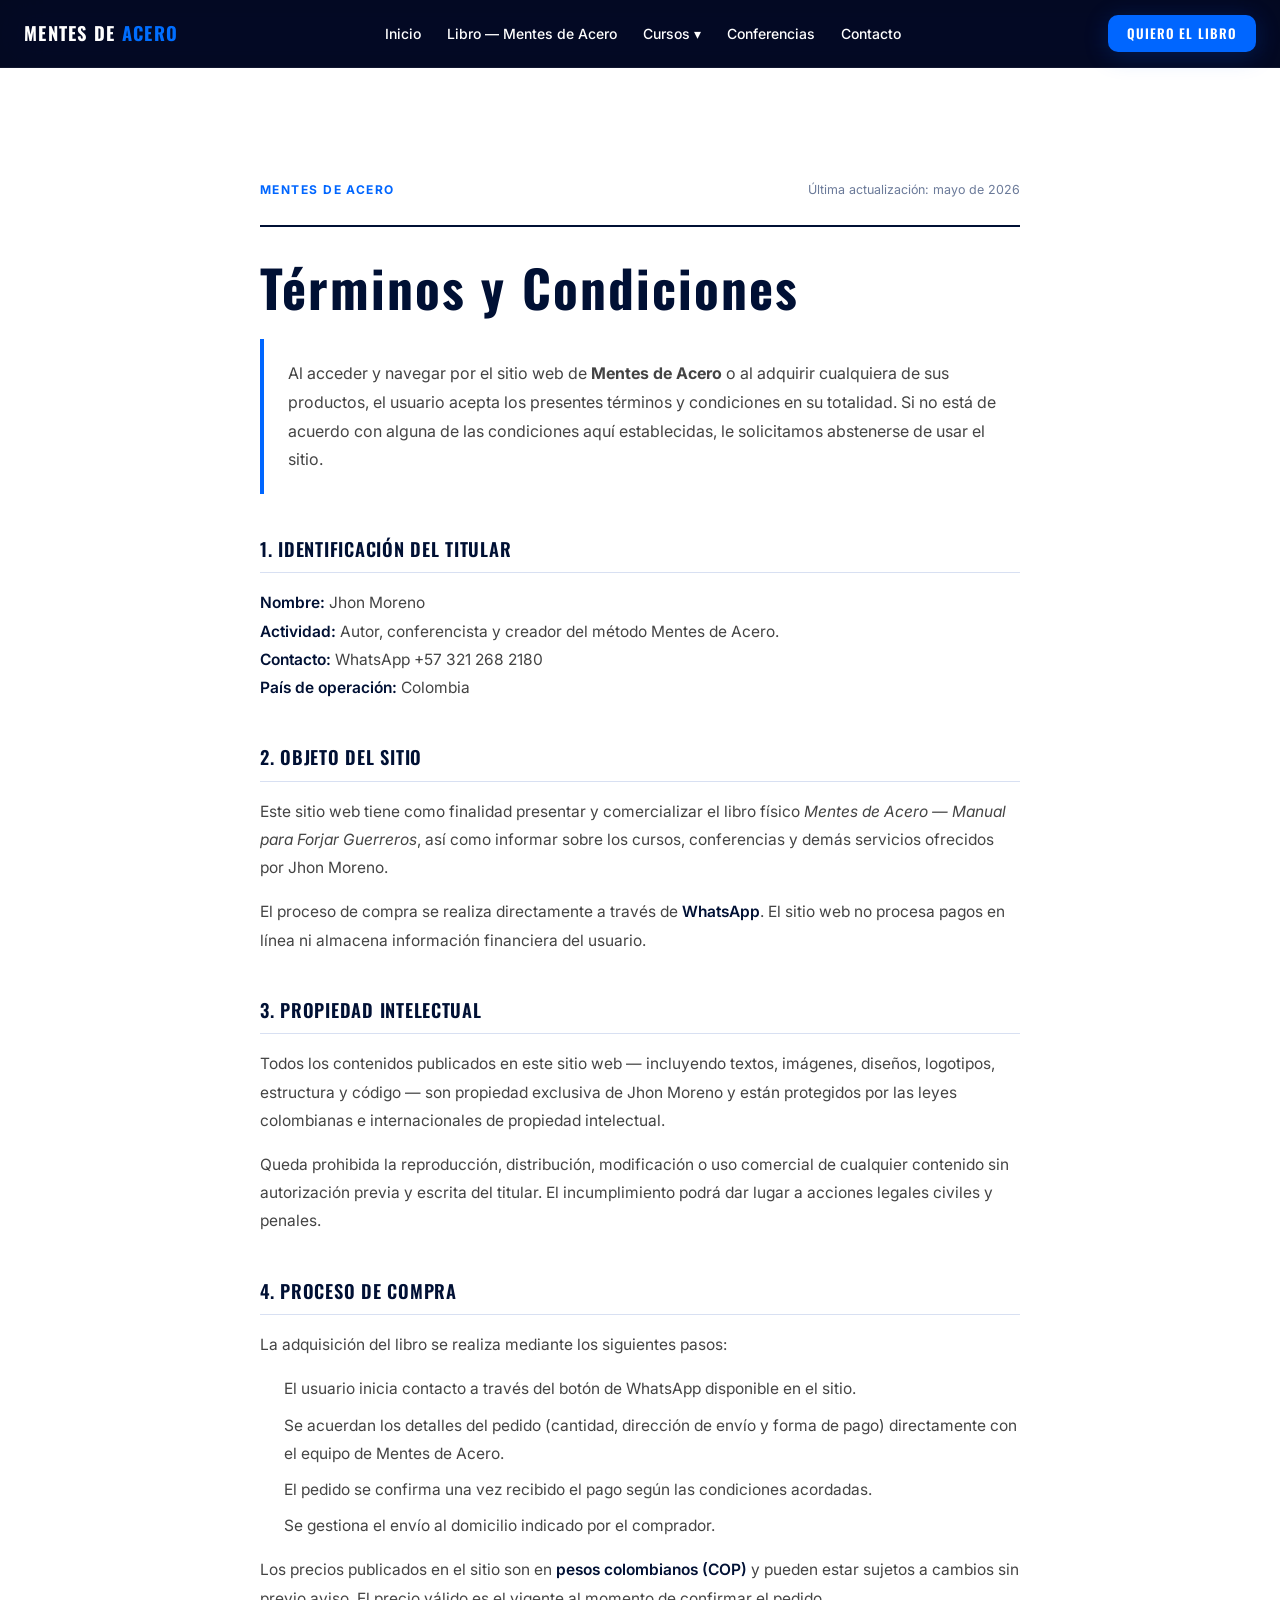
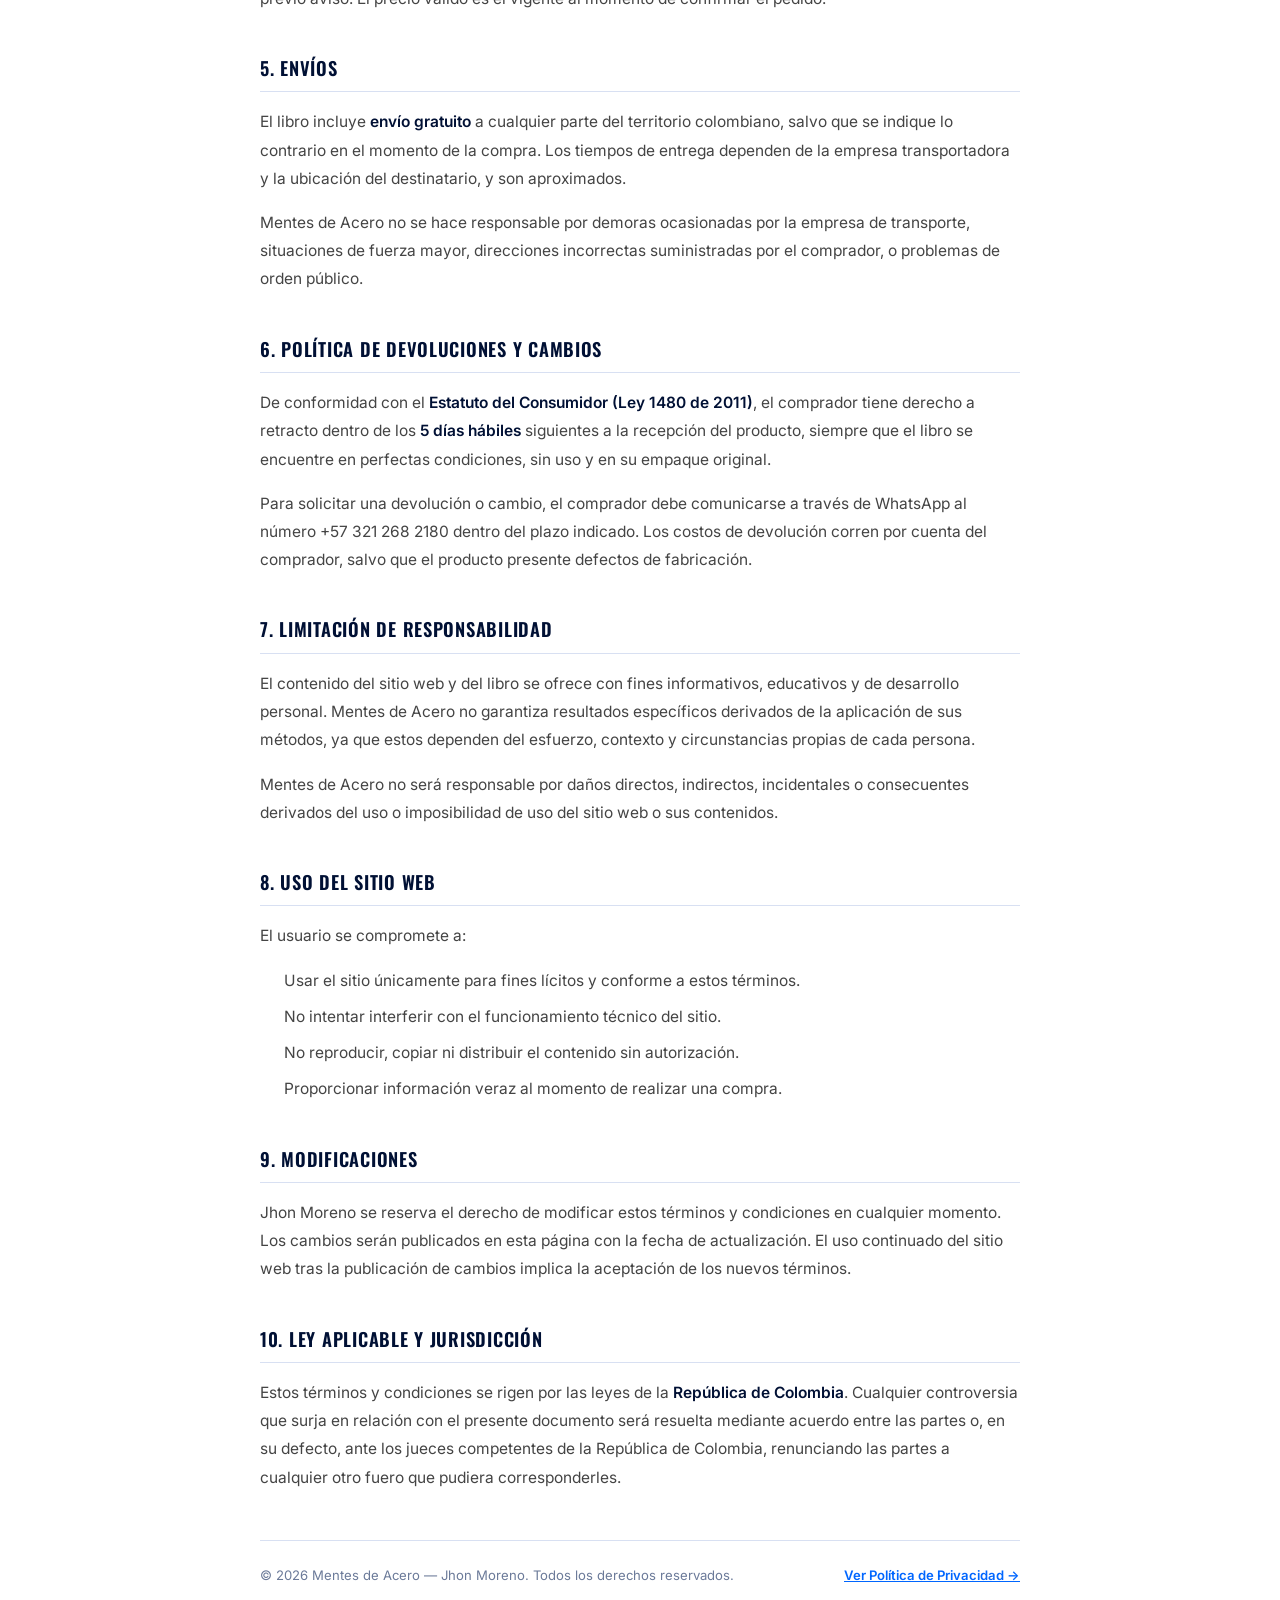
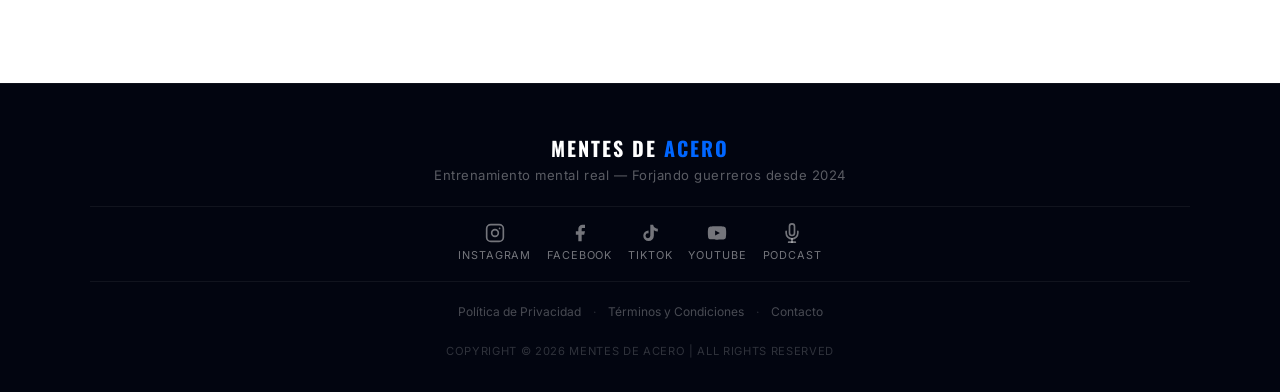
<file: HTML/terminos.html>
<!DOCTYPE html>
<html lang="es">
<head>
  <meta charset="UTF-8" />
  <meta name="viewport" content="width=device-width, initial-scale=1.0" />
  <title>Términos y Condiciones - Mentes de Acero</title>
  <link rel="preconnect" href="https://fonts.googleapis.com" />
  <link rel="preconnect" href="https://fonts.gstatic.com" crossorigin />
  <link href="https://fonts.googleapis.com/css2?family=Inter:wght@400;600;700&family=Oswald:wght@400;600;700&display=swap" rel="stylesheet" />
  <link rel="icon" type="image/svg+xml" href="/img/favicon.svg" />
  <link rel="stylesheet" href="/css/base.css" />
  <link rel="stylesheet" href="/css/components.css" />
  <link rel="stylesheet" href="/css/legal.css" />
</head>
<body>
  <div id="navbar-placeholder"></div>

  <main class="legal-page">
    <div class="container">
      <div class="legal-wrap">

        <div class="legal__meta">
          <span class="legal__label">Mentes de Acero</span>
          <span class="legal__date">Última actualización: mayo de 2026</span>
        </div>

        <h1 class="legal__title">Términos y Condiciones</h1>

        <p class="legal__intro">
          Al acceder y navegar por el sitio web de <strong>Mentes de Acero</strong> o al adquirir
          cualquiera de sus productos, el usuario acepta los presentes términos y condiciones en su
          totalidad. Si no está de acuerdo con alguna de las condiciones aquí establecidas,
          le solicitamos abstenerse de usar el sitio.
        </p>

        <div class="legal__section">
          <h2 class="legal__section-title">1. Identificación del Titular</h2>
          <p>
            <strong>Nombre:</strong> Jhon Moreno<br>
            <strong>Actividad:</strong> Autor, conferencista y creador del método Mentes de Acero.<br>
            <strong>Contacto:</strong> WhatsApp +57 321 268 2180<br>
            <strong>País de operación:</strong> Colombia
          </p>
        </div>

        <div class="legal__section">
          <h2 class="legal__section-title">2. Objeto del Sitio</h2>
          <p>
            Este sitio web tiene como finalidad presentar y comercializar el libro físico
            <em>Mentes de Acero — Manual para Forjar Guerreros</em>, así como informar sobre
            los cursos, conferencias y demás servicios ofrecidos por Jhon Moreno.
          </p>
          <p>
            El proceso de compra se realiza directamente a través de <strong>WhatsApp</strong>.
            El sitio web no procesa pagos en línea ni almacena información financiera del usuario.
          </p>
        </div>

        <div class="legal__section">
          <h2 class="legal__section-title">3. Propiedad Intelectual</h2>
          <p>
            Todos los contenidos publicados en este sitio web — incluyendo textos, imágenes, diseños,
            logotipos, estructura y código — son propiedad exclusiva de Jhon Moreno y están protegidos
            por las leyes colombianas e internacionales de propiedad intelectual.
          </p>
          <p>
            Queda prohibida la reproducción, distribución, modificación o uso comercial de cualquier
            contenido sin autorización previa y escrita del titular. El incumplimiento podrá dar lugar
            a acciones legales civiles y penales.
          </p>
        </div>

        <div class="legal__section">
          <h2 class="legal__section-title">4. Proceso de Compra</h2>
          <p>La adquisición del libro se realiza mediante los siguientes pasos:</p>
          <ul>
            <li>El usuario inicia contacto a través del botón de WhatsApp disponible en el sitio.</li>
            <li>Se acuerdan los detalles del pedido (cantidad, dirección de envío y forma de pago) directamente con el equipo de Mentes de Acero.</li>
            <li>El pedido se confirma una vez recibido el pago según las condiciones acordadas.</li>
            <li>Se gestiona el envío al domicilio indicado por el comprador.</li>
          </ul>
          <p>
            Los precios publicados en el sitio son en <strong>pesos colombianos (COP)</strong> y
            pueden estar sujetos a cambios sin previo aviso. El precio válido es el vigente al
            momento de confirmar el pedido.
          </p>
        </div>

        <div class="legal__section">
          <h2 class="legal__section-title">5. Envíos</h2>
          <p>
            El libro incluye <strong>envío gratuito</strong> a cualquier parte del territorio colombiano,
            salvo que se indique lo contrario en el momento de la compra. Los tiempos de entrega
            dependen de la empresa transportadora y la ubicación del destinatario, y son aproximados.
          </p>
          <p>
            Mentes de Acero no se hace responsable por demoras ocasionadas por la empresa de transporte,
            situaciones de fuerza mayor, direcciones incorrectas suministradas por el comprador,
            o problemas de orden público.
          </p>
        </div>

        <div class="legal__section">
          <h2 class="legal__section-title">6. Política de Devoluciones y Cambios</h2>
          <p>
            De conformidad con el <strong>Estatuto del Consumidor (Ley 1480 de 2011)</strong>,
            el comprador tiene derecho a retracto dentro de los <strong>5 días hábiles</strong>
            siguientes a la recepción del producto, siempre que el libro se encuentre en perfectas
            condiciones, sin uso y en su empaque original.
          </p>
          <p>
            Para solicitar una devolución o cambio, el comprador debe comunicarse a través de
            WhatsApp al número +57 321 268 2180 dentro del plazo indicado. Los costos de devolución
            corren por cuenta del comprador, salvo que el producto presente defectos de fabricación.
          </p>
        </div>

        <div class="legal__section">
          <h2 class="legal__section-title">7. Limitación de Responsabilidad</h2>
          <p>
            El contenido del sitio web y del libro se ofrece con fines informativos, educativos
            y de desarrollo personal. Mentes de Acero no garantiza resultados específicos derivados
            de la aplicación de sus métodos, ya que estos dependen del esfuerzo, contexto
            y circunstancias propias de cada persona.
          </p>
          <p>
            Mentes de Acero no será responsable por daños directos, indirectos, incidentales
            o consecuentes derivados del uso o imposibilidad de uso del sitio web o sus contenidos.
          </p>
        </div>

        <div class="legal__section">
          <h2 class="legal__section-title">8. Uso del Sitio Web</h2>
          <p>El usuario se compromete a:</p>
          <ul>
            <li>Usar el sitio únicamente para fines lícitos y conforme a estos términos.</li>
            <li>No intentar interferir con el funcionamiento técnico del sitio.</li>
            <li>No reproducir, copiar ni distribuir el contenido sin autorización.</li>
            <li>Proporcionar información veraz al momento de realizar una compra.</li>
          </ul>
        </div>

        <div class="legal__section">
          <h2 class="legal__section-title">9. Modificaciones</h2>
          <p>
            Jhon Moreno se reserva el derecho de modificar estos términos y condiciones en cualquier
            momento. Los cambios serán publicados en esta página con la fecha de actualización.
            El uso continuado del sitio web tras la publicación de cambios implica la aceptación
            de los nuevos términos.
          </p>
        </div>

        <div class="legal__section">
          <h2 class="legal__section-title">10. Ley Aplicable y Jurisdicción</h2>
          <p>
            Estos términos y condiciones se rigen por las leyes de la <strong>República de Colombia</strong>.
            Cualquier controversia que surja en relación con el presente documento será resuelta
            mediante acuerdo entre las partes o, en su defecto, ante los jueces competentes
            de la República de Colombia, renunciando las partes a cualquier otro fuero que pudiera
            corresponderles.
          </p>
        </div>

        <div class="legal__footer-note">
          <p>© 2026 Mentes de Acero — Jhon Moreno. Todos los derechos reservados.</p>
          <a href="/HTML/privacidad.html">Ver Política de Privacidad →</a>
        </div>

      </div>
    </div>
  </main>

  <div id="footer-placeholder"></div>
  <script src="/js/components.js"></script>
  <script src="/js/core.js"></script>
</body>
</html>
</file>
<file: css/base.css>
/* ═══════════════════════════════════════════════════════════
   BASE  —  Variables · Reset · Typography · Animations
   ═══════════════════════════════════════════════════════════ */

:root {
  /* ── Dark palette ─────────────────────────────── */
  --dark-1000: #00030c;  /* fondo más oscuro absoluto       */
  --dark-950: #001034;   /* AZUL #4 — fondo más oscuro     */
  --dark-900: #001540;   /* intermedio                     */
  --dark-800: #001d54;   /* AZUL #3                        */
  --dark-700: #002a70;   /* intermedio                     */
  --dark-600: #00449f;   /* AZUL #2                        */

  /* ── Light palette ────────────────────────────── */
  --light-100: #ffffff;
  --light-200: #f3f6fd;
  --light-300: #e8edf9;
  --light-400: #d8e0f2;

  /* ── Blue ─────────────────────────────────────── */
  --blue-700: #003d8c;   /* más oscuro que AZUL #2         */
  --blue-600: #0066ff;   /* AZUL #1 — primary CTA          */
  --blue-500: #1a74ff;   /* hover                          */
  --blue-400: #006eff;   /* accent sobre fondos oscuros    */
  --blue-300: #0099ff;   /* RESALTADOR #3 — acento cian    */
  --blue-200: #e0ebff;   /* tint claro                     */
  --blue-100: #f0f5ff;

  /* ── Grey ─────────────────────────────────────── */
  --grey-400: #444444;   /* GRIS #4                        */

  /* ── Surfaces / UI ───────────────────────────────── */
  --navbar-bg:          rgba(4, 8, 28, 0.80);
  --navbar-bg-scrolled: rgba(4, 8, 28, 0.82);
  --dropdown-bg:        rgba(5, 10, 30, 0.98);
  --footer-bg:          #020510;
  --card-dark-bg:       rgba(9, 16, 46, 0.90);
  --sticky-bg:          rgba(1, 16, 52, 0.97);
  --border-subtle:      rgba(255, 255, 255, 0.06);
  --border-light:       rgba(255, 255, 255, 0.12);
  --border-blue-subtle: rgba(0, 102, 255, 0.30);
  --white:              #ffffff;
  --black:              #000000;
  --red-error:          #e53e3e;

  /* ── Text ─────────────────────────────────────── */
  --on-dark-heading:   #ffffff;
  --on-dark-body:      #8aadd0;
  --on-dark-dim:       #4a6080;
  --on-light-heading:  #001034;   /* AZUL #4 en textos claros  */
  --on-light-body:     #444444;   /* GRIS #4                   */
  --on-light-muted:    #6b7a99;
  --on-light-dim:      #9aa3b8;

  /* ── Shadows ──────────────────────────────────── */
  --shadow-sm:    0 1px 4px  rgba(0,0,0,0.08);
  --shadow-md:    0 4px 16px rgba(0,0,0,0.10);
  --shadow-lg:    0 8px 32px rgba(0,0,0,0.12);
  --shadow-xl:    0 16px 56px rgba(0,0,0,0.14);
  --shadow-dark:  0 20px 48px rgba(0,0,0,0.60);
  --shadow-blue:  0 4px 24px rgba(0,102,255,0.22);   /* #0066ff */

  /* ── Layout ───────────────────────────────────── */
  --container:      1100px;
  --container-wide: 1280px;
  --section-pad:    6rem;
  --nav-height:     68px;

  /* ── Spacing ──────────────────────────────────── */
  --s1: 0.25rem;  --s2: 0.5rem;   --s3: 0.75rem;
  --s4: 1rem;     --s5: 1.25rem;  --s6: 1.5rem;   --s8: 2rem;
  --s10: 2.5rem;  --s12: 3rem;    --s16: 4rem;

  /* ── Radius ───────────────────────────────────── */
  --r-sm: 0.375rem;  --r-md: 0.625rem;
  --r-lg: 1rem;      --r-xl: 1.5rem;  --r-full: 9999px;

  /* ── Transitions ──────────────────────────────── */
  --ease-out:    cubic-bezier(0.25, 0.46, 0.45, 0.94);
  --ease-spring: cubic-bezier(0.34, 1.56, 0.64, 1);
  --ease-smooth: cubic-bezier(0.4, 0, 0.2, 1);
  --t1: 160ms;  --t2: 280ms;  --t3: 480ms;  --t4: 680ms;
}

@media (max-width: 900px) { :root { --section-pad: 4rem; } }
@media (max-width: 560px) { :root { --section-pad: 3rem; } }

/* ── Reset ──────────────────────────────────────────────── */
*, *::before, *::after { box-sizing: border-box; margin: 0; padding: 0; }
html { scroll-behavior: smooth; -webkit-text-size-adjust: 100%; }
body {
  font-family: 'Inter', system-ui, -apple-system, sans-serif;
  background: var(--dark-950);
  color: var(--on-dark-body);
  line-height: 1.65;
  overflow-x: hidden;
  -webkit-font-smoothing: antialiased;
}
img    { max-width: 100%; height: auto; display: block; }
a      { color: inherit; text-decoration: none; }
button { font-family: inherit; cursor: pointer; border: none; background: none; }
ul, ol { list-style: none; }

/* ── Scrollbar ──────────────────────────────────────────── */
::-webkit-scrollbar { width: 5px; }
::-webkit-scrollbar-track { background: var(--dark-950); }
::-webkit-scrollbar-thumb { background: var(--blue-700); border-radius: var(--r-full); }

/* ── Layout ─────────────────────────────────────────────── */
.container      { max-width: var(--container);      margin: 0 auto; padding: 0 var(--s6); }
.container--wide{ max-width: var(--container-wide); margin: 0 auto; padding: 0 var(--s6); }
.section        { padding: var(--section-pad) 0; position: relative; }

/* ── Section backgrounds ────────────────────────────────── */
.bg-dark        { background: var(--dark-950);  color: var(--on-dark-body); }
.bg-dark-mid    { background: var(--dark-800);  color: var(--on-dark-body); }
.bg-white       { background: var(--light-100); color: var(--on-light-body); }
.bg-soft        { background: var(--light-200); color: var(--on-light-body); }

/* Text color overrides for light sections */
.bg-white h1, .bg-white h2, .bg-white h3, .bg-white h4,
.bg-soft  h1, .bg-soft  h2, .bg-soft  h3, .bg-soft  h4 {
  color: var(--on-light-heading);
}
.bg-white p, .bg-soft p { color: var(--on-light-body); }

/* ── Keyframes ──────────────────────────────────────────── */
@keyframes float-y {
  0%, 100% { transform: translateY(0) rotate(0deg); }
  45%       { transform: translateY(-14px) rotate(0.5deg); }
  70%       { transform: translateY(-7px) rotate(-0.3deg); }
}
@keyframes pulse-ring {
  0%   { box-shadow: var(--shadow-blue), 0 0 0 0   rgba(0,102,255,0.28); }
  70%  { box-shadow: var(--shadow-blue), 0 0 0 14px rgba(0,102,255,0); }
  100% { box-shadow: var(--shadow-blue), 0 0 0 0   rgba(0,102,255,0); }
}
@keyframes ripple {
  to { transform: scale(3.5); opacity: 0; }
}
@keyframes glow-ambient {
  0%, 100% { opacity: 0.35; transform: translate(-50%,-50%) scale(1); }
  50%       { opacity: 0.55; transform: translate(-50%,-50%) scale(1.1); }
}

/* ── Scroll-reveal ──────────────────────────────────────── */
.reveal,
.reveal-left,
.reveal-right {
  opacity: 0;
  transition:
    opacity   var(--t4) var(--ease-out),
    transform var(--t4) var(--ease-out),
    filter    var(--t4) var(--ease-out);
  will-change: opacity, transform;
}
.reveal       { transform: translateY(28px); filter: blur(3px); }
.reveal-left  { transform: translateX(-36px); filter: blur(2px); }
.reveal-right { transform: translateX(36px);  filter: blur(2px); }

.reveal.is-visible,
.reveal-left.is-visible,
.reveal-right.is-visible {
  opacity: 1;
  transform: translate(0);
  filter: blur(0);
}

/* Stagger children */
[data-stagger] > *:nth-child(1) { transition-delay: 0ms; }
[data-stagger] > *:nth-child(2) { transition-delay: 75ms; }
[data-stagger] > *:nth-child(3) { transition-delay: 150ms; }
[data-stagger] > *:nth-child(4) { transition-delay: 225ms; }
[data-stagger] > *:nth-child(5) { transition-delay: 300ms; }
[data-stagger] > *:nth-child(6) { transition-delay: 375ms; }
[data-stagger] > *:nth-child(7) { transition-delay: 450ms; }
</file>
<file: css/components.css>
/* ═══════════════════════════════════════════════════════════
   COMPONENTS  —  Navbar · Footer · Buttons · Cards · Tags
   Works on both dark and light section backgrounds.
   ═══════════════════════════════════════════════════════════ */

/* ─────────────────────────────────────────────────────────
   NAVBAR
   ───────────────────────────────────────────────────────── */
.navbar {
  position: sticky;
  top: 0;
  z-index: 900;
  height: var(--nav-height);
  background: var(--navbar-bg);
  backdrop-filter: blur(20px) saturate(160%);
  -webkit-backdrop-filter: blur(20px) saturate(160%);
  border-bottom: 1px solid var(--border-subtle);
  transition:
    background var(--t2) var(--ease-smooth),
    box-shadow  var(--t2) var(--ease-smooth);
}
.navbar.is-scrolled {
  background: var(--navbar-bg-scrolled);
  backdrop-filter: blur(14px);
  -webkit-backdrop-filter: blur(14px);
  box-shadow: 0 1px 0 rgba(255,255,255,0.07), 0 4px 24px rgba(0,0,0,0.4);
}
.navbar__inner {
  max-width: var(--container-wide);
  margin: 0 auto;
  padding: 0 var(--s6);
  height: 100%;
  display: flex;
  align-items: center;
  justify-content: space-between;
  gap: var(--s6);
}
.navbar__logo {
  font-family: 'Oswald', sans-serif;
  font-weight: 700;
  font-size: 1.15rem;
  color: var(--white);
  letter-spacing: 0.07em;
  text-transform: uppercase;
  white-space: nowrap;
}
.navbar__logo span { color: var(--blue-400); }

.navbar__nav { display: flex; align-items: center; gap: 2px; }
.navbar__nav a {
  font-size: 0.875rem;
  font-weight: 500;
  color: var(--white);
  padding: var(--s2) var(--s3);
  border-radius: var(--r-sm);
  white-space: nowrap;
  transition: color var(--t1), background var(--t1);
}
.navbar__nav a:hover { color: var(--white); background: rgba(255,255,255,0.07); }
.navbar__nav a.is-active { color: var(--blue-400); background: rgba(16,80,204,0.14); }

.navbar__dropdown { position: relative; }
.navbar__dropdown-menu {
  position: absolute;
  top: calc(100% + 8px);
  left: 50%;
  transform: translateX(-50%) translateY(-6px);
  min-width: 190px;
  background: var(--dropdown-bg);
  border: 1px solid rgba(255,255,255,0.08);
  border-radius: var(--r-lg);
  padding: var(--s2);
  opacity: 0;
  pointer-events: none;
  backdrop-filter: blur(20px);
  transition: opacity var(--t2), transform var(--t2);
}
.navbar__dropdown:hover .navbar__dropdown-menu {
  opacity: 1; pointer-events: all;
  transform: translateX(-50%) translateY(0);
}
.navbar__dropdown-menu a { display: block; padding: var(--s2) var(--s4); border-radius: var(--r-sm); }

.navbar__cta { flex-shrink: 0; }
.navbar__cta .btn { padding: 0.48rem 1.2rem; font-size: 0.82rem; }

.navbar__hamburger {
  display: none; flex-direction: column; justify-content: center;
  gap: 5px; padding: var(--s2); cursor: pointer;
}
.navbar__hamburger span {
  display: block; width: 22px; height: 2px;
  background: var(--white); border-radius: 2px;
  transition: all var(--t2);
}
.navbar__hamburger.is-open span:nth-child(1) { transform: rotate(45deg) translate(5px, 4px); }
.navbar__hamburger.is-open span:nth-child(2) { opacity: 0; transform: scaleX(0); }
.navbar__hamburger.is-open span:nth-child(3) { transform: rotate(-45deg) translate(5px, -4px); }

@media (max-width: 900px) {
  .navbar__nav {
    display: none;
    position: absolute; top: var(--nav-height); left: 0; right: 0;
    flex-direction: column; align-items: stretch;
    padding: var(--s2) var(--s4) var(--s4);
    background: var(--navbar-bg-scrolled);
    border-bottom: 1px solid var(--border-subtle);
    backdrop-filter: blur(24px); gap: 2px;
  }
  .navbar__nav.is-open { display: flex; }
  .navbar__hamburger   { display: flex; }
  .navbar__cta         { display: none; }
}


/* ─────────────────────────────────────────────────────────
   FOOTER
   ───────────────────────────────────────────────────────── */
.site-footer {
  background: var(--footer-bg);
  border-top: 1px solid rgba(255,255,255,0.05);
  padding: var(--s12) var(--s6) var(--s8);
  text-align: center;
}
.site-footer__inner {
  max-width: var(--container); margin: 0 auto;
  display: flex; flex-direction: column; align-items: center; gap: var(--s5);
}
.site-footer__logo {
  font-family: 'Oswald', sans-serif; font-weight: 700;
  font-size: 1.25rem; color: var(--white);
  letter-spacing: 0.1em; text-transform: uppercase;
}
.site-footer__logo span { color: var(--blue-600); }

.site-footer__tagline {
  font-size: 0.82rem;
  color: rgba(255,255,255,0.35);
  letter-spacing: 0.04em;
  margin-top: calc(var(--s5) * -1);
}

.site-footer__social {
  display: flex;
  align-items: center;
  gap: var(--s4);
  flex-wrap: wrap;
  justify-content: center;
  padding: var(--s4) 0;
  border-top: 1px solid var(--border-subtle);
  border-bottom: 1px solid var(--border-subtle);
  width: 100%;
}

.site-footer__social-link {
  display: flex;
  flex-direction: column;
  align-items: center;
  gap: var(--s1);
  color: rgba(255,255,255,0.45);
  font-size: 0.68rem;
  letter-spacing: 0.08em;
  text-transform: uppercase;
  transition: color var(--t2);
}
.site-footer__social-link:hover { color: var(--blue-400); }

.site-footer__legal {
  display: flex;
  align-items: center;
  gap: var(--s3);
  flex-wrap: wrap;
  justify-content: center;
}
.site-footer__legal a {
  font-size: 0.75rem;
  color: rgba(255,255,255,0.28);
  transition: color var(--t1);
}
.site-footer__legal a:hover { color: rgba(255,255,255,0.7); }
.site-footer__legal-sep { color: rgba(255,255,255,0.15); font-size: 0.75rem; }

.site-footer__copy {
  font-size: 0.7rem; color: rgba(255,255,255,0.18);
  letter-spacing: 0.06em; text-transform: uppercase;
}


/* ─────────────────────────────────────────────────────────
   BUTTONS
   ───────────────────────────────────────────────────────── */
.btn {
  position: relative;
  display: inline-flex;
  align-items: center;
  justify-content: center;
  gap: var(--s2);
  font-family: 'Oswald', sans-serif;
  font-weight: 600;
  font-size: 0.95rem;
  letter-spacing: 0.08em;
  text-transform: uppercase;
  padding: 0.85rem 2.25rem;
  border-radius: var(--r-md);
  cursor: pointer;
  overflow: hidden;
  border: none;
  user-select: none;
  -webkit-tap-highlight-color: transparent;
  transition:
    transform   var(--t2) var(--ease-spring),
    box-shadow  var(--t2) var(--ease-smooth),
    background  var(--t2) var(--ease-smooth);
}
/* Shine sweep */
.btn::before {
  content: '';
  position: absolute; inset: 0;
  background: linear-gradient(120deg, rgba(255,255,255,0.14) 0%, transparent 50%);
  opacity: 0;
  transition: opacity var(--t2);
  pointer-events: none;
}
.btn:hover::before { opacity: 1; }
.btn:active { transform: scale(0.975); }

/* Ripple */
.btn .ripple {
  position: absolute; border-radius: 50%;
  background: rgba(255,255,255,0.20);
  transform: scale(0);
  animation: ripple 0.52s linear;
  pointer-events: none;
}

/* Primary */
.btn--primary {
  background: var(--blue-600);
  color: var(--white);
  box-shadow: var(--shadow-blue);
}
.btn--primary:hover {
  background: var(--blue-500);
  transform: translateY(-2px);
  box-shadow: 0 8px 28px rgba(16,80,204,0.30);
}
.btn--pulse { animation: pulse-ring 2.8s var(--ease-smooth) infinite; }

/* Outline dark (on dark bg) */
.btn--outline {
  background: transparent;
  color: var(--white);
  border: 1.5px solid rgba(255,255,255,0.28);
}
.btn--outline:hover {
  background: rgba(255,255,255,0.08);
  border-color: rgba(255,255,255,0.55);
  transform: translateY(-2px);
}

/* Outline light (on white/light bg) */
.btn--outline-dark {
  background: transparent;
  color: var(--on-light-heading);
  border: 1.5px solid rgba(12,22,48,0.22);
}
.btn--outline-dark:hover {
  background: var(--on-light-heading);
  color: var(--white);
  border-color: var(--on-light-heading);
  transform: translateY(-2px);
}

/* Sizes */
.btn--sm  { font-size: 0.8rem;  padding: 0.55rem 1.3rem; }
.btn--lg  { font-size: 1rem;    padding: 1rem 2.5rem; }
.btn--xl  { font-size: 1.1rem;  padding: 1.15rem 3rem; letter-spacing: 0.09em; }
.btn--full { width: 100%; }


/* ─────────────────────────────────────────────────────────
   SECTION LABELS / OVERLINE
   ───────────────────────────────────────────────────────── */
/* On dark backgrounds */
.overline {
  display: inline-flex;
  align-items: center;
  gap: var(--s2);
  font-size: 0.75rem;
  font-weight: 700;
  letter-spacing: 0.14em;
  text-transform: uppercase;
  color: var(--blue-400);
  margin-bottom: var(--s4);
}
.overline::before {
  content: '';
  display: inline-block;
  width: 24px; height: 2px;
  background: var(--blue-600);
  flex-shrink: 0;
}

/* On light backgrounds */
.overline--dark {
  color: var(--blue-600);
}
.overline--dark::before { background: var(--blue-600); }

/* Blue banner tag */
.section-tag {
  display: inline-flex;
  align-items: center;
  background: var(--blue-600);
  color: var(--white);
  font-family: 'Oswald', sans-serif;
  font-weight: 600;
  font-size: 0.8rem;
  letter-spacing: 0.1em;
  text-transform: uppercase;
  padding: 0.4rem 1.1rem;
  border-radius: var(--r-sm);
  margin-bottom: var(--s4);
}

/* Section title */
.section-title {
  font-family: 'Oswald', sans-serif;
  font-weight: 700;
  letter-spacing: 0.04em;
  line-height: 1.1;
  text-transform: uppercase;
}
.section-title--xl { font-size: clamp(1.9rem, 4.5vw, 3.2rem); }
.section-title--lg { font-size: clamp(1.5rem, 3.5vw, 2.4rem); }
.section-title--md { font-size: clamp(1.2rem, 2.5vw, 1.75rem); }

/* Section header block */
.section-header { margin-bottom: var(--s8); }
.section-header--center { text-align: center; }
.section-header--center .overline { justify-content: center; }

/* Description paragraph beneath section heading */
.section-desc {
  font-size: 1rem;
  line-height: 1.75;
  max-width: 580px;
  color: var(--on-dark-body);
}
.section-header--center .section-desc { margin: var(--s3) auto 0; }


/* ─────────────────────────────────────────────────────────
   DOTS DIVIDER
   ───────────────────────────────────────────────────────── */
.dots-divider {
  display: flex; align-items: center; justify-content: center;
  gap: var(--s2); margin: var(--s4) 0;
}
.dots-divider span {
  display: inline-block; width: 6px; height: 6px;
  border-radius: var(--r-full); background: var(--blue-600);
}
.dots-divider span:nth-child(2) { background: var(--blue-300); }
.dots-divider span:nth-child(4) { background: var(--blue-400); opacity: 0.6; }

/* Dark variant for light sections */
.dots-divider--dark span { background: var(--on-light-heading); opacity: 0.25; }
.dots-divider--dark span:nth-child(2) { background: var(--blue-600); opacity: 1; }


/* ─────────────────────────────────────────────────────────
   CHECK LIST — dark context
   ───────────────────────────────────────────────────────── */
.check-list li {
  display: flex; align-items: flex-start; gap: var(--s3);
  padding: var(--s2) 0; font-size: 0.975rem;
  border-bottom: 1px solid rgba(255,255,255,0.05);
}
.check-list li:last-child { border-bottom: none; }
.check-list li::before {
  content: '✓'; flex-shrink: 0;
  color: var(--blue-300); font-weight: 700;
  font-size: 0.9rem; margin-top: 0.15rem;
}

/* check-list on light bg */
.check-list--light li { border-bottom-color: rgba(0,0,0,0.06); color: var(--on-light-body); }
.check-list--light li::before { color: var(--blue-600); }


/* ─────────────────────────────────────────────────────────
   PART TAG (book content)
   ───────────────────────────────────────────────────────── */
.part-tag {
  display: flex; align-items: center;
  background: var(--blue-600);
  color: var(--white);
  font-family: 'Oswald', sans-serif;
  font-weight: 600; font-size: 0.88rem;
  letter-spacing: 0.07em; text-transform: uppercase;
  padding: 0.6rem 1.1rem; border-radius: var(--r-sm);
  margin-bottom: var(--s3);
}
.part-items li {
  padding: 0.3rem var(--s3);
  font-size: 0.92rem;
  color: var(--on-light-body);
  border-left: 2px solid var(--blue-200);
  margin-left: var(--s1);
  transition: color var(--t1), border-color var(--t1);
}
.part-items li:hover { color: var(--blue-600); border-left-color: var(--blue-600); }


/* ─────────────────────────────────────────────────────────
   PRICE BLOCK
   ───────────────────────────────────────────────────────── */
.price-label {
  font-size: 0.9rem; font-weight: 600;
  color: var(--on-dark-dim); margin-bottom: var(--s1);
}
.price-amount {
  font-family: 'Oswald', sans-serif; font-weight: 700;
  font-size: clamp(2.2rem, 5vw, 3rem); line-height: 1;
  color: var(--white);
}
.price-amount--blue   { color: var(--blue-400); }
.price-amount--dark   { color: var(--on-light-heading); }
.price-amount--strike {
  font-size: clamp(1.5rem, 3vw, 2rem);
  color: var(--red-error); text-decoration: line-through; opacity: 0.75;
}
.price-free {
  font-family: 'Oswald', sans-serif; font-size: 1rem;
  font-weight: 600; color: var(--blue-300); letter-spacing: 0.04em;
  margin-top: var(--s1);
}
.price-free--dark { color: var(--blue-600); }

/* light-section overrides */
.price-label--light { color: var(--on-light-muted); }


/* ─────────────────────────────────────────────────────────
   CARDS
   ───────────────────────────────────────────────────────── */
/* Dark card */
.card-dark {
  background: var(--card-dark-bg);
  border: 1px solid rgba(255,255,255,0.07);
  border-radius: var(--r-xl);
  padding: var(--s8);
  position: relative; overflow: hidden;
  transition: transform var(--t2) var(--ease-out), box-shadow var(--t2);
}
.card-dark::before {
  content: '';
  position: absolute; top: 0; left: 0; right: 0; height: 1px;
  background: linear-gradient(90deg, transparent, rgba(255,255,255,0.10), transparent);
}
.card-dark:hover { transform: translateY(-3px); box-shadow: 0 16px 48px rgba(0,0,0,0.4); }

/* White card (on light bg) */
.card-white {
  background: var(--white);
  border: 1px solid var(--light-400);
  border-radius: var(--r-xl);
  padding: var(--s8);
  position: relative; overflow: hidden;
  box-shadow: var(--shadow-md);
  transition: transform var(--t2) var(--ease-out), box-shadow var(--t2);
}
.card-white:hover { transform: translateY(-3px); box-shadow: var(--shadow-xl); }
.card-white::before {
  content: '';
  position: absolute; top: 0; left: 0; right: 0; height: 3px;
  background: linear-gradient(90deg, var(--blue-600), var(--blue-300));
}

/* Feature card (light bg, blue accent strip on left) */
.card-feature {
  background: var(--white);
  border: 1px solid var(--light-400);
  border-radius: var(--r-lg);
  padding: var(--s6);
  display: flex; align-items: flex-start; gap: var(--s4);
  box-shadow: var(--shadow-sm);
  transition: box-shadow var(--t2), transform var(--t2);
}
.card-feature:hover { box-shadow: var(--shadow-md); transform: translateY(-2px); }
.card-feature__icon {
  width: 40px; height: 40px; border-radius: var(--r-md);
  background: var(--blue-100);
  display: flex; align-items: center; justify-content: center;
  flex-shrink: 0; font-size: 1.2rem;
}
.card-feature__icon--blue { background: var(--blue-600); color: var(--white); font-weight: 700; }


/* ─────────────────────────────────────────────────────────
   TIMELINE
   ───────────────────────────────────────────────────────── */
.timeline {
  display: flex; align-items: center; justify-content: center;
  position: relative; padding: var(--s4) var(--s12); margin-bottom: var(--s6);
}
.timeline__track {
  position: absolute; top: 50%; left: var(--s12); right: var(--s12);
  height: 1px; background: var(--blue-200); transform: translateY(-50%);
}
.timeline__item { flex: 1; display: flex; flex-direction: column; align-items: center; position: relative; z-index: 1; }
.timeline__dot {
  width: 12px; height: 12px; border-radius: var(--r-full);
  background: var(--blue-600); border: 2px solid var(--light-200);
  box-shadow: 0 0 0 3px rgba(16,80,204,0.2); margin-bottom: var(--s2);
}
.timeline__label {
  font-family: 'Oswald', sans-serif; font-weight: 700;
  font-size: 0.9rem; color: var(--blue-600); letter-spacing: 0.05em;
}


/* ─────────────────────────────────────────────────────────
   COMMUNITY CARD  (placeholder)
   ───────────────────────────────────────────────────────── */
.community-card {
  background: var(--light-200); border: 1px solid var(--light-400);
  border-radius: var(--r-lg);
  display: flex; flex-direction: column; align-items: center; justify-content: center;
  gap: var(--s2); padding: var(--s4); width: 100%; height: 100%;
}
.community-card__icon  { font-size: 2rem; }
.community-card__name  {
  font-family: 'Oswald', sans-serif; font-weight: 700;
  font-size: 0.8rem; color: var(--on-light-heading);
  text-align: center; line-height: 1.3;
}
.community-card__name span { color: var(--blue-600); display: block; }

/* dark variant */
.community-card--dark {
  background: var(--card-dark-bg); border-color: rgba(255,255,255,0.07);
}
.community-card--dark .community-card__name { color: var(--white); }
</file>
<file: css/inicio.css>
/* ═══════════════════════════════════════════════════════════
   INICIO.CSS  —  Home page — single book suggestion section
   ═══════════════════════════════════════════════════════════ */

/* ── Split hero: white left + dark right ─────────────────── */
.home-hero {
  min-height: 100vh;
  display: grid;
  grid-template-columns: 1fr 1fr;
  position: relative;
  overflow: hidden;
}

/* Left panel — white */
.home-hero__left {
  background: var(--light-100);
  display: flex;
  align-items: center;
  justify-content: center;
  padding: 6rem var(--s10) 6rem var(--s10);
  position: relative;
  z-index: 1;
}
.home-hero__left::after {
  content: '';
  position: absolute;
  top: 0; right: -40px; bottom: 0;
  width: 80px;
  background: var(--light-100);
  transform: skewX(-3deg);
  transform-origin: top right;
  z-index: 1;
}

/* Right panel — dark */
.home-hero__right {
  background: linear-gradient(150deg, var(--dark-800) 0%, var(--dark-950) 100%);
  display: flex;
  align-items: center;
  justify-content: center;
  padding: 6rem var(--s10);
  position: relative;
}
.home-hero__right-ambient {
  position: absolute;
  top: 50%; left: 40%;
  width: 480px; height: 480px;
  border-radius: 50%;
  background: radial-gradient(circle, rgba(16,80,204,0.10) 0%, transparent 65%);
  transform: translate(-50%,-50%);
  animation: glow-ambient 6s ease-in-out infinite;
  pointer-events: none;
}

/* Content inside left panel */
.home-hero__content { position: relative; z-index: 2; max-width: 440px; width: 100%; }

.home-hero__eyebrow {
  display: inline-flex;
  align-items: center;
  gap: var(--s2);
  font-size: 0.72rem;
  font-weight: 700;
  letter-spacing: 0.14em;
  text-transform: uppercase;
  color: var(--blue-600);
  margin-bottom: var(--s4);
}
.home-hero__eyebrow::before {
  content: '';
  display: inline-block;
  width: 24px; height: 2px;
  background: var(--blue-600);
  flex-shrink: 0;
}

.home-hero__author {
  font-size: 0.88rem; font-weight: 600;
  color: var(--on-light-muted);
  text-transform: uppercase; letter-spacing: 0.1em;
  margin-bottom: var(--s3);
}

.home-hero__title {
  font-family: 'Oswald', sans-serif; font-weight: 700;
  font-size: clamp(2.4rem, 5vw, 4.5rem);
  color: var(--on-light-heading);
  line-height: 1.0; letter-spacing: 0.04em;
  margin-bottom: var(--s2);
}
.home-hero__title span { color: var(--blue-600); }

.home-hero__tagline {
  font-size: 0.88rem; font-weight: 400;
  letter-spacing: 0.1em; text-transform: uppercase;
  color: var(--on-light-muted); margin-bottom: var(--s6);
}

.home-hero__divider {
  width: 48px; height: 3px;
  background: var(--blue-600);
  border-radius: var(--r-full);
  margin-bottom: var(--s6);
}

.home-hero__desc {
  font-size: 1rem; color: var(--on-light-body);
  line-height: 1.78; margin-bottom: var(--s8);
}

/* Stats strip */
.home-hero__stats {
  display: flex; gap: var(--s6);
  padding: var(--s4) 0;
  border-top: 1px solid var(--light-400);
  border-bottom: 1px solid var(--light-400);
  margin-bottom: var(--s8);
}
.home-hero__stat { display: flex; flex-direction: column; }
.home-hero__stat-value {
  font-family: 'Oswald', sans-serif; font-weight: 700;
  font-size: 1.8rem; color: var(--blue-600); line-height: 1;
}
.home-hero__stat-label {
  font-size: 0.72rem; color: var(--on-light-muted);
  text-transform: uppercase; letter-spacing: 0.08em; margin-top: 0.3rem;
}

/* CTA area */
.home-hero__cta { display: flex; flex-direction: column; align-items: flex-start; gap: var(--s4); }
.home-hero__price-row { display: flex; align-items: baseline; gap: var(--s3); }
.home-hero__price {
  font-family: 'Oswald', sans-serif; font-weight: 700;
  font-size: 1.9rem; color: var(--on-light-heading); line-height: 1;
}
.home-hero__price-free {
  font-family: 'Oswald', sans-serif; font-size: 0.88rem;
  font-weight: 600; color: var(--blue-600); letter-spacing: 0.04em;
}

/* ── 3-book horizontal spread ─────────────────────────────── */
.home-hero__book-stack {
  display: flex;
  flex-direction: row;
  align-items: flex-end;
  position: relative;
  z-index: 1;
}
.home-hero__book-item img {
  width: 210px;
  display: block;
  filter: drop-shadow(0 24px 44px rgba(0, 0, 0, 0.78));
}

.home-hero__book-item--1 {
  z-index: 1;
  margin-right: -28px;
  animation: book-1 6s ease-in-out infinite;
}
.home-hero__book-item--2 {
  z-index: 3;
  animation: book-2 8s ease-in-out infinite;
}
.home-hero__book-item--3 {
  z-index: 1;
  margin-left: -28px;
  animation: book-3 7s ease-in-out infinite;
}

@keyframes book-1 {
  0%, 100% { transform: rotate(-16deg) translateY(0); }
  50%       { transform: rotate(-14deg) translateY(-22px); }
}
@keyframes book-2 {
  0%, 100% { transform: translateY(-14px) scale(1.03); }
  50%       { transform: translateY(10px)  scale(1.00); }
}
@keyframes book-3 {
  0%, 100% { transform: rotate(16deg) translateY(0); }
  40%       { transform: rotate(18deg) translateY(-18px); }
  75%       { transform: rotate(14deg) translateY(8px); }
}

/* ── Social proof strip ───────────────────────────────────── */
.home-strip {
  background: var(--dark-950);
  display: flex;
  align-items: stretch;
  justify-content: center;
  border-bottom: 1px solid var(--border-subtle);
}
.home-strip__stat {
  display: flex;
  flex-direction: column;
  align-items: center;
  justify-content: center;
  padding: var(--s5) var(--s10);
  text-align: center;
  border-right: 1px solid var(--border-subtle);
}
.home-strip__stat:last-child { border-right: none; }
.home-strip__value {
  font-family: 'Oswald', sans-serif;
  font-weight: 700;
  font-size: 1.4rem;
  color: var(--blue-400);
  line-height: 1;
}
.home-strip__label {
  font-size: 0.7rem;
  font-weight: 600;
  letter-spacing: 0.1em;
  text-transform: uppercase;
  color: var(--on-dark-muted);
  margin-top: 0.3rem;
}

/* ── Autor ────────────────────────────────────────────────── */
.home-author {
  background: var(--light-100);
  padding: 6rem 0;
}
.home-author__grid {
  display: grid;
  grid-template-columns: 1fr 1.3fr;
  gap: var(--s12);
  align-items: center;
}
.home-author__photo-frame {
  position: relative;
  border-radius: 12px;
  overflow: hidden;
  background: linear-gradient(160deg, var(--dark-800) 0%, var(--dark-950) 100%);
  box-shadow: 0 24px 64px rgba(0, 0, 0, 0.18);
}
.home-author__photo {
  width: 100%;
  display: block;
  object-fit: cover;
}
.home-author__photo-accent {
  position: absolute;
  bottom: 0; left: 0; right: 0;
  height: 4px;
  background: var(--blue-400);
}
.home-author__name {
  font-family: 'Oswald', sans-serif;
  font-weight: 700;
  font-size: clamp(2rem, 4vw, 3rem);
  color: var(--on-light-heading);
  letter-spacing: 0.04em;
  line-height: 1.1;
  margin: var(--s3) 0 var(--s5);
}
.home-author__bio {
  font-size: 1.05rem;
  color: var(--on-light-body);
  line-height: 1.8;
  margin-bottom: var(--s6);
}
.home-author__tags {
  display: flex;
  flex-wrap: wrap;
  gap: var(--s3);
}
.home-author__tag {
  padding: var(--s2) var(--s4);
  border: 1.5px solid var(--blue-600);
  border-radius: var(--r-full);
  font-size: 0.75rem;
  font-weight: 700;
  letter-spacing: 0.08em;
  text-transform: uppercase;
  color: var(--blue-600);
}

/* ── Errores / Superación ─────────────────────────────────── */
.home-errores {
  background: var(--dark-800);
  padding: 6rem 0;
}
.home-errores__header {
  text-align: center;
  max-width: 640px;
  margin: 0 auto var(--s12);
}
.home-errores__title {
  font-family: 'Oswald', sans-serif;
  font-weight: 700;
  font-size: clamp(1.8rem, 4vw, 3rem);
  color: var(--white);
  letter-spacing: 0.04em;
  line-height: 1.15;
  margin: var(--s3) 0 var(--s4);
}
.home-errores__subtitle {
  font-size: 1.05rem;
  color: var(--on-dark-body);
  line-height: 1.7;
}
.home-errores__grid {
  display: grid;
  grid-template-columns: repeat(3, 1fr);
  gap: var(--s5);
  margin-bottom: var(--s12);
}
.home-errores__card {
  background: rgba(255, 255, 255, 0.04);
  border: 1px solid var(--border-subtle);
  border-radius: 10px;
  padding: var(--s6);
  transition: border-color var(--t2), background var(--t2);
}
.home-errores__card:hover {
  border-color: var(--border-blue-subtle);
  background: rgba(0, 102, 255, 0.06);
}
.home-errores__num {
  display: block;
  font-family: 'Oswald', sans-serif;
  font-weight: 700;
  font-size: 2rem;
  color: var(--blue-400);
  line-height: 1;
  margin-bottom: var(--s3);
}
.home-errores__card-title {
  font-family: 'Oswald', sans-serif;
  font-weight: 600;
  font-size: 1.1rem;
  color: var(--white);
  letter-spacing: 0.03em;
  margin-bottom: var(--s3);
}
.home-errores__card-desc {
  font-size: 0.92rem;
  color: var(--on-dark-body);
  line-height: 1.7;
}
.home-errores__cta {
  text-align: center;
}
.home-errores__cta-text {
  font-size: 1.1rem;
  color: var(--on-dark-body);
  margin-bottom: var(--s5);
  font-style: italic;
}

/* ── Tips / Superación ────────────────────────────────────── */
.home-tips {
  background: var(--light-100);
  padding: 6rem 0;
}
.home-tips__header {
  text-align: center;
  max-width: 640px;
  margin: 0 auto var(--s12);
}
.home-tips__title {
  font-family: 'Oswald', sans-serif;
  font-weight: 700;
  font-size: clamp(1.8rem, 4vw, 3rem);
  color: var(--on-light-heading);
  letter-spacing: 0.04em;
  line-height: 1.15;
  margin: var(--s3) 0 var(--s4);
}
.home-tips__subtitle {
  font-size: 1.05rem;
  color: var(--on-light-body);
  line-height: 1.7;
}
.home-tips__grid {
  display: grid;
  grid-template-columns: repeat(3, 1fr);
  gap: var(--s5);
}
.home-tips__card {
  background: var(--white);
  border: 1px solid var(--light-400);
  border-radius: 10px;
  padding: var(--s6);
  transition: border-color var(--t2), box-shadow var(--t2);
}
.home-tips__card:hover {
  border-color: var(--blue-600);
  box-shadow: 0 8px 32px rgba(0, 102, 255, 0.10);
}
.home-tips__num {
  display: block;
  font-family: 'Oswald', sans-serif;
  font-weight: 700;
  font-size: 2rem;
  color: var(--blue-600);
  line-height: 1;
  margin-bottom: var(--s3);
}
.home-tips__card-title {
  font-family: 'Oswald', sans-serif;
  font-weight: 600;
  font-size: 1.1rem;
  color: var(--on-light-heading);
  letter-spacing: 0.03em;
  margin-bottom: var(--s3);
}
.home-tips__card-desc {
  font-size: 0.92rem;
  color: var(--on-light-body);
  line-height: 1.7;
}

/* ── Libro teaser ─────────────────────────────────────────── */
.home-libro {
  background: var(--dark-950);
  padding: 6rem 0;
}
.home-libro__grid {
  display: grid;
  grid-template-columns: 1fr 1.4fr;
  gap: var(--s12);
  align-items: center;
}
.home-libro__book-col {
  display: flex;
  justify-content: center;
}
.home-libro__img {
  width: 280px;
  filter: drop-shadow(0 24px 48px rgba(0, 0, 0, 0.70));
  animation: float-y 7s ease-in-out infinite;
}
.home-libro__title {
  font-family: 'Oswald', sans-serif;
  font-weight: 700;
  font-size: clamp(2rem, 4vw, 3.2rem);
  color: var(--white);
  letter-spacing: 0.05em;
  line-height: 1.1;
  margin: var(--s3) 0 var(--s2);
}
.home-libro__subtitle {
  font-size: 0.85rem;
  font-weight: 600;
  letter-spacing: 0.12em;
  text-transform: uppercase;
  color: var(--blue-400);
  margin-bottom: var(--s5);
}
.home-libro__desc {
  font-size: 1rem;
  color: var(--on-dark-body);
  line-height: 1.78;
  margin-bottom: var(--s6);
  max-width: 440px;
}
.home-libro__price-row {
  display: flex;
  align-items: baseline;
  gap: var(--s3);
  margin-bottom: var(--s6);
}
.home-libro__price {
  font-family: 'Oswald', sans-serif;
  font-weight: 700;
  font-size: 2rem;
  color: var(--white);
  line-height: 1;
}
.home-libro__free {
  font-size: 0.88rem;
  font-weight: 600;
  color: var(--blue-400);
  letter-spacing: 0.04em;
}

/* ── Cursos teaser ────────────────────────────────────────── */
.home-cursos {
  background: var(--light-100);
  padding: 6rem 0;
}
.home-cursos__inner {
  text-align: center;
  max-width: 600px;
  margin: 0 auto;
}
.home-cursos__title {
  font-family: 'Oswald', sans-serif;
  font-weight: 700;
  font-size: clamp(2.4rem, 6vw, 4rem);
  color: var(--on-light-heading);
  letter-spacing: 0.06em;
  margin: var(--s3) 0 var(--s5);
}
.home-cursos__desc {
  font-size: 1.05rem;
  color: var(--on-light-body);
  line-height: 1.78;
  margin-bottom: var(--s8);
}

/* ── Responsive ───────────────────────────────────────────── */
@media (max-width: 1024px) {
  .home-hero__left { padding: 5rem var(--s8) 5rem var(--s6); }
}

@media (max-width: 900px) {
  .home-hero {
    grid-template-columns: 1fr;
    grid-template-rows: auto auto;
  }
  .home-hero__left {
    padding: 4rem var(--s6) 3rem;
    justify-content: center;
  }
  .home-hero__left::after { display: none; }
  .home-hero__content { max-width: 100%; }
  .home-hero__right {
    padding: 3rem var(--s6) 5rem;
    min-height: 60vw;
  }
  .home-hero__book-item img { width: 140px; }
  .home-hero__book-item--1 { margin-right: -20px; }
  .home-hero__book-item--3 { margin-left:  -20px; }
  .home-hero__right-ambient { width: 300px; height: 300px; }
  .home-hero__cta { align-items: center; width: 100%; }
  .home-hero__cta .btn { width: 100%; max-width: 360px; }
  .home-hero__stats { justify-content: center; gap: var(--s8); }

  .home-strip__stat { padding: var(--s4) var(--s6); }

  .home-author__grid,
  .home-libro__grid {
    grid-template-columns: 1fr;
    gap: var(--s8);
  }
  .home-author__photo-frame { max-width: 340px; margin: 0 auto; }
  .home-errores__grid,
  .home-tips__grid    { grid-template-columns: repeat(2, 1fr); }
  .home-libro__book-col { order: -1; }
  .home-libro__img { width: 200px; }
  .home-libro__desc { max-width: 100%; }
}

@media (max-width: 600px) {
  .home-strip { flex-wrap: wrap; }
  .home-strip__stat {
    flex: 1 0 50%;
    border-right: none;
    border-bottom: 1px solid var(--border-subtle);
  }
  .home-strip__stat:nth-child(odd) { border-right: 1px solid var(--border-subtle); }
  .home-strip__stat:last-child,
  .home-strip__stat:nth-last-child(2):nth-child(odd) { border-bottom: none; }
  .home-errores__grid,
  .home-tips__grid    { grid-template-columns: 1fr; }
}
</file>
<file: css/contacto.css>
/* ═══════════════════════════════════════════════════════════
   CONTACTO.CSS — Clean white card layout
   ═══════════════════════════════════════════════════════════ */

.contacto-page {
  min-height: 100vh;
  background: var(--light-100);
  display: flex;
  align-items: center;
  padding: 8rem 0 6rem;
}

/* ── Header ───────────────────────────────────────────────── */
.contacto__wrap {
  max-width: 960px;
  margin: 0 auto;
}

.contacto__header {
  margin-bottom: var(--s10);
}

.contacto__author {
  font-size: 0.82rem;
  font-weight: 600;
  color: var(--on-light-muted);
  letter-spacing: 0.1em;
  text-transform: uppercase;
  margin-bottom: var(--s3);
}

.contacto__title {
  font-family: 'Oswald', sans-serif;
  font-weight: 700;
  font-size: clamp(3.5rem, 8vw, 7rem);
  color: var(--on-light-heading);
  letter-spacing: 0.06em;
  line-height: 1;
  margin: 0 0 var(--s2);
}

.contacto__divider {
  width: 100%;
  height: 1px;
  background: var(--light-400);
  margin: var(--s6) 0 0;
}

/* ── Cards ────────────────────────────────────────────────── */
.contacto__list {
  display: grid;
  grid-template-columns: repeat(3, 1fr);
  gap: var(--s4);
}

.contacto__card {
  display: flex;
  align-items: center;
  gap: var(--s5);
  padding: var(--s5) var(--s6);
  background: var(--white);
  border-radius: 14px;
  border: 1.5px solid var(--light-400);
  text-decoration: none;
  transition: border-color 0.22s ease, box-shadow 0.22s ease, transform 0.22s ease;
}

.contacto__card:hover {
  border-color: var(--blue-600);
  box-shadow: 0 8px 28px rgba(0, 102, 255, 0.10);
  transform: translateY(-2px);
}

/* WhatsApp — featured */
.contacto__card--primary {
  border-color: rgba(37, 211, 102, 0.35);
  background: #f0fdf6;
}
.contacto__card--primary:hover {
  border-color: #25d366;
  box-shadow: 0 8px 28px rgba(37, 211, 102, 0.14);
}

/* Icon bubble */
.contacto__icon {
  width: 46px;
  height: 46px;
  border-radius: 12px;
  background: var(--light-100);
  border: 1.5px solid var(--light-400);
  display: flex;
  align-items: center;
  justify-content: center;
  flex-shrink: 0;
  color: var(--blue-600);
  transition: background 0.22s ease, border-color 0.22s ease;
}

.contacto__card:hover .contacto__icon {
  background: var(--blue-600);
  border-color: var(--blue-600);
  color: var(--white);
}

.contacto__card--primary .contacto__icon {
  color: #25d366;
  border-color: rgba(37, 211, 102, 0.3);
  background: var(--white);
}

.contacto__card--primary:hover .contacto__icon {
  background: #25d366;
  border-color: #25d366;
  color: var(--white);
}

/* Text */
.contacto__info {
  flex: 1;
  min-width: 0;
}

.contacto__platform {
  font-family: 'Oswald', sans-serif;
  font-size: 1.05rem;
  font-weight: 600;
  color: var(--on-light-heading);
  letter-spacing: 0.03em;
  display: block;
}

.contacto__handle {
  font-size: 0.82rem;
  color: var(--on-light-muted);
  display: block;
  margin-top: 2px;
  white-space: nowrap;
  overflow: hidden;
  text-overflow: ellipsis;
}

/* Arrow */
.contacto__go {
  width: 32px;
  height: 32px;
  border-radius: 50%;
  border: 1.5px solid var(--light-400);
  display: flex;
  align-items: center;
  justify-content: center;
  flex-shrink: 0;
  color: var(--on-light-muted);
  font-size: 0.85rem;
  transition: background 0.22s ease, border-color 0.22s ease, color 0.22s ease;
}

.contacto__card:hover .contacto__go {
  background: var(--blue-600);
  border-color: var(--blue-600);
  color: var(--white);
}

.contacto__card--primary:hover .contacto__go {
  background: #25d366;
  border-color: #25d366;
  color: var(--white);
}

/* ── Responsive ───────────────────────────────────────────── */
@media (max-width: 768px) {
  .contacto__list { grid-template-columns: repeat(2, 1fr); }
  .contacto__title { font-size: clamp(3rem, 12vw, 5rem); }
}

@media (max-width: 480px) {
  .contacto-page { padding: 7rem 0 4rem; }
  .contacto__list { grid-template-columns: 1fr; }
  .contacto__card { padding: var(--s4) var(--s5); }
  .contacto__icon { width: 40px; height: 40px; border-radius: 10px; }
}
</file>
<file: css/libro.css>
/* ─────────────────────────────────────────────────────────
   STICKY CTA  — mobile only
   ───────────────────────────────────────────────────────── */
.sticky-cta {
  display: none;
  position: fixed;
  bottom: 0; left: 0; right: 0;
  z-index: 850;
  background: var(--sticky-bg);
  backdrop-filter: blur(16px);
  -webkit-backdrop-filter: blur(16px);
  border-top: 1px solid var(--border-blue-subtle);
  padding: var(--s3) var(--s4);
  transform: translateY(100%);
  transition: transform var(--t3) var(--ease-out);
}

.sticky-cta.is-visible {
  transform: translateY(0);
}

.sticky-cta__inner {
  display: flex;
  align-items: center;
  justify-content: space-between;
  gap: var(--s4);
  max-width: var(--container);
  margin: 0 auto;
}

.sticky-cta__price-wrap {
  display: flex;
  flex-direction: column;
  gap: 0.1rem;
}

.sticky-cta__label {
  font-size: 0.7rem;
  color: rgba(255, 255, 255, 0.45);
  letter-spacing: 0.04em;
}

.sticky-cta__price {
  font-family: 'Oswald', sans-serif;
  font-weight: 700;
  font-size: 1.4rem;
  color: var(--white);
  line-height: 1;
}

.sticky-cta__btn {
  flex-shrink: 0;
  font-size: 0.82rem !important;
  padding: 0.7rem 1.4rem !important;
  letter-spacing: 0.07em !important;
}

@media (min-width: 769px) {
  .sticky-cta { display: none !important; }
}

@media (max-width: 768px) {
  .sticky-cta { display: block; }
}


/* ═══════════════════════════════════════════════════════════
   LIBRO.CSS  —  Styles specific to libro.html
   Section order:
   1  Hero           — #0a0a0a
   2  Historia        — #001040
   3  Para Ti         — #fff
   4  Misiones        — gradient dark navy
   5  Contenido       — #fff
   6  Libro Firmado   — #001040
   7  MasterClass     — #fff + dark card
   8  Comunidad       — #001040
   9  Regalo          — #000
   10 Testimonios     — #fff
   +  Paquete         — #001040
   +  CTA Final       — #001040
   ═══════════════════════════════════════════════════════════ */


/* ─────────────────────────────────────────────────────────
   § 1  HERO  (#0a0a0a)
   ───────────────────────────────────────────────────────── */
.hero {
  background: var(--dark-1000);
  padding: var(--section-pad) 0;
  overflow: hidden;
}

.hero__grid {
  display: grid;
  grid-template-columns: 1fr 1fr;
  gap: var(--s12);
  align-items: center;
}

.hero__title {
  font-family: 'Oswald', sans-serif;
  font-weight: 700;
  font-size: clamp(1.9rem, 3.6vw, 2.8rem);
  color: var(--white);
  text-transform: uppercase;
  letter-spacing: 0.02em;
  line-height: 1.12;
  margin-bottom: var(--s6);
}

.hero__title span {
  color: var(--blue-600);
}

.hero__subtitle {
  color: rgba(255, 255, 255, 0.82);
  font-size: 1rem;
  line-height: 1.78;
  text-align: justify;
  margin-bottom: var(--s6);
}

.hero__discover-label {
  display: block;
  font-size: 0.88rem;
  font-weight: 400;
  color: rgba(255, 255, 255, 0.55);
  margin-bottom: var(--s2);
}

.hero__book-name {
  font-family: 'Oswald', sans-serif;
  font-weight: 700;
  font-size: clamp(2.4rem, 5vw, 3.6rem);
  color: var(--blue-600);
  letter-spacing: 0.04em;
  text-transform: uppercase;
  line-height: 1;
  margin-bottom: var(--s5);
}

.hero__offer-card {
  background: rgba(255, 255, 255, 0.07);
  border: 1px solid rgba(255, 255, 255, 0.12);
  border-radius: var(--r-md);
  padding: var(--s4) var(--s5);
  color: rgba(255, 255, 255, 0.88);
  font-size: 0.97rem;
  line-height: 1.65;
  margin-bottom: var(--s6);
}

.hero__cta-wrap {
  display: flex;
  flex-direction: column;
  align-items: flex-start;
  gap: var(--s4);
}

.hero__price-row {
  display: flex;
  flex-direction: column;
  align-items: flex-start;
  gap: var(--s1);
}

.hero__price-label {
  color: var(--white);
  font-weight: 700;
  font-size: 0.95rem;
  white-space: nowrap;
}

.hero__price-value {
  font-family: 'Oswald', sans-serif;
  font-weight: 700;
  font-size: clamp(2.4rem, 5.5vw, 3.6rem);
  color: var(--white);
  line-height: 1;
}

.hero__price-original {
  font-family: 'Oswald', sans-serif;
  font-size: 1.3rem;
  font-weight: 600;
  color: rgba(255, 255, 255, 0.38);
  text-decoration: line-through;
  line-height: 1;
}

.hero__price-free {
  font-size: 0.95rem;
  font-weight: 600;
  color: var(--blue-400);
  letter-spacing: 0.02em;
}

.hero__scarcity {
  display: flex;
  align-items: center;
  gap: var(--s2);
  font-size: 0.88rem;
  color: rgba(255, 255, 255, 0.75);
}

.hero__scarcity strong {
  color: var(--white);
}

.hero__scarcity-dot {
  flex-shrink: 0;
  width: 8px;
  height: 8px;
  border-radius: 50%;
  background: var(--blue-400);
  box-shadow: 0 0 8px var(--blue-400);
  animation: pulse-dot 1.8s ease-in-out infinite;
}

@keyframes pulse-dot {
  0%, 100% { opacity: 1; transform: scale(1); }
  50%       { opacity: 0.5; transform: scale(0.75); }
}

.hero__book-wrap {
  display: flex;
  justify-content: center;
  align-items: center;
}

.hero__book-img {
  width: 100%;
  max-width: 420px;
  filter: drop-shadow(0 28px 56px rgba(0, 102, 255, 0.22));
  animation: float-y 5.5s ease-in-out infinite;
}

@media (max-width: 860px) {
  .hero__grid {
    grid-template-columns: 1fr;
    gap: var(--s8);
  }
  .hero__book-wrap {
    order: -1;
  }
  .hero__book-img {
    max-width: 260px;
  }
  .hero__cta-wrap {
    align-items: center;
  }
  .hero__price-row {
    justify-content: center;
  }
}


/* ─────────────────────────────────────────────────────────
   § 2  HISTORIA  (#001040)
   ───────────────────────────────────────────────────────── */
.historia {
  background: var(--dark-950);
  padding: var(--section-pad) 0;
}

.historia__title {
  font-family: 'Oswald', sans-serif;
  font-weight: 700;
  font-size: clamp(2rem, 5vw, 3.8rem);
  color: var(--white);
  text-transform: uppercase;
  letter-spacing: 0.03em;
  text-align: center;
  line-height: 1.1;
  margin-bottom: var(--s12);
}

.historia__grid {
  display: grid;
  grid-template-columns: 1fr 1fr;
  gap: var(--s12);
  align-items: center;
}

.historia__book-col {
  display: flex;
  flex-direction: column;
  align-items: center;
  gap: var(--s6);
}

.historia__book-img {
  width: 100%;
  max-width: 480px;
  filter: drop-shadow(0 24px 48px rgba(0, 0, 0, 0.6));
}

.historia__text {
  color: var(--on-dark-body);
  font-size: 1rem;
  line-height: 1.75;
  margin-bottom: var(--s4);
}

.historia__but-never {
  display: block;
  color: var(--white);
  font-family: 'Oswald', sans-serif;
  font-weight: 700;
  font-size: clamp(1.4rem, 3vw, 2rem);
  text-transform: uppercase;
  letter-spacing: 0.04em;
  margin-bottom: var(--s4);
}

.historia__rendirse {
  display: block;
  color: var(--white);
  font-family: 'Oswald', sans-serif;
  font-weight: 700;
  font-size: clamp(1.2rem, 2.5vw, 1.7rem);
  text-transform: uppercase;
  letter-spacing: 0.04em;
  margin-bottom: var(--s3);
}

.historia__rendirse-tachado {
  text-decoration: line-through;
  color: rgba(255, 255, 255, 0.35);
}

.historia__eligio {
  display: block;
  color: var(--blue-400);
  font-family: 'Oswald', sans-serif;
  font-weight: 700;
  font-size: clamp(1.1rem, 2.2vw, 1.5rem);
  text-transform: uppercase;
  letter-spacing: 0.04em;
  margin-bottom: var(--s4);
}

.historia__conclusion {
  color: var(--on-dark-body);
  font-size: 1rem;
  line-height: 1.75;
  margin-bottom: var(--s4);
}

.historia__book-name {
  font-family: 'Oswald', sans-serif;
  font-weight: 700;
  font-size: clamp(2rem, 4vw, 2.8rem);
  color: var(--blue-600);
  text-transform: uppercase;
  letter-spacing: 0.04em;
  line-height: 1;
}

@media (max-width: 860px) {
  .historia__grid {
    grid-template-columns: 1fr;
    gap: var(--s8);
  }
  .historia__book-col {
    order: -1;
  }
  .historia__book-img {
    max-width: 320px;
    margin: 0 auto;
  }
}


/* ─────────────────────────────────────────────────────────
   § 3  PARA TI  (white — 2-col split)
   ───────────────────────────────────────────────────────── */
.para-ti {
  background: var(--white);
  padding: var(--section-pad) 0;
}

.para-ti__grid {
  display: grid;
  grid-template-columns: 2fr 3fr;
  gap: var(--s16);
  align-items: center;
  max-width: 980px;
  margin: 0 auto;
}

.para-ti__copy {
  display: flex;
  flex-direction: column;
  align-items: flex-start;
  gap: var(--s6);
}

.para-ti__title {
  font-family: 'Oswald', sans-serif;
  font-weight: 700;
  font-size: clamp(1.8rem, 3.4vw, 2.6rem);
  color: var(--on-light-heading);
  text-transform: uppercase;
  letter-spacing: 0.02em;
  line-height: 1.1;
}

.para-ti__desc {
  color: var(--on-light-muted);
  font-size: 0.97rem;
  line-height: 1.75;
}

.para-ti__list {
  list-style: none;
  border: 1px solid var(--light-400);
  border-radius: var(--r-lg);
  overflow: hidden;
}

.para-ti__list li {
  display: flex;
  align-items: center;
  gap: var(--s4);
  padding: var(--s5) var(--s6);
  font-size: 1rem;
  font-weight: 500;
  color: var(--on-light-heading);
  border-bottom: 1px solid var(--light-400);
  background: var(--white);
  transition: background var(--t1) var(--ease-out);
}

.para-ti__list li:last-child {
  border-bottom: none;
}

.para-ti__list li:hover {
  background: var(--light-200);
}

.para-ti__list li::before {
  content: '✓';
  flex-shrink: 0;
  width: 1.75rem;
  height: 1.75rem;
  border-radius: 50%;
  background: var(--blue-600);
  color: var(--white);
  display: grid;
  place-items: center;
  font-weight: 700;
  font-size: 0.8rem;
}

@media (max-width: 860px) {
  .para-ti__grid {
    grid-template-columns: 1fr;
    gap: var(--s8);
  }
  .para-ti__copy {
    align-items: center;
    text-align: center;
  }
}


/* ─────────────────────────────────────────────────────────
   § 4  MISIONES  (gradient dark navy)
   ───────────────────────────────────────────────────────── */
.misiones {
  background: linear-gradient(155deg, var(--dark-950) 0%, var(--dark-800) 60%, var(--dark-950) 100%);
  padding: var(--section-pad) 0;
}

.misiones__header {
  text-align: center;
  margin-bottom: var(--s12);
}

.misiones__header .overline {
  justify-content: center;
}

.misiones__title {
  font-family: 'Oswald', sans-serif;
  font-weight: 700;
  font-size: clamp(3rem, 7vw, 5.5rem);
  color: var(--white);
  text-transform: uppercase;
  letter-spacing: 0.02em;
  line-height: 1.05;
  margin-bottom: var(--s4);
}

.misiones__subtitle {
  color: rgba(255, 255, 255, 0.65);
  font-size: 1rem;
  line-height: 1.78;
  max-width: 540px;
  margin: 0 auto;
}

.misiones__grid {
  display: grid;
  grid-template-columns: 1fr 1fr;
  gap: var(--s12);
  align-items: center;
}

.misiones__aprenderás {
  display: block;
  font-size: 1rem;
  font-weight: 700;
  color: var(--white);
  margin-bottom: var(--s4);
}

.misiones__check-box {
  background: rgba(255, 255, 255, 0.04);
  border: 1px solid rgba(255, 255, 255, 0.14);
  border-radius: var(--r-md);
  padding: var(--s5) var(--s6);
  list-style: none;
}

.misiones__check-box li {
  display: flex;
  align-items: flex-start;
  gap: var(--s3);
  color: rgba(255, 255, 255, 0.9);
  font-size: 0.95rem;
  line-height: 1.6;
  padding: var(--s3) 0;
  border-bottom: 1px solid rgba(255, 255, 255, 0.10);
}

.misiones__check-box li:last-child {
  border-bottom: none;
}

.misiones__check-box li::before {
  content: '✓';
  flex-shrink: 0;
  color: var(--blue-400);
  font-weight: 700;
  font-size: 0.9rem;
  margin-top: 0.15rem;
}

.misiones__right {
  text-align: center;
}

.misiones__not-motivation {
  color: rgba(255, 255, 255, 0.55);
  font-style: italic;
  font-size: 1rem;
  margin-bottom: var(--s4);
}

.misiones__real-training {
  font-family: 'Oswald', sans-serif;
  font-weight: 700;
  font-size: clamp(2rem, 4.5vw, 3.4rem);
  color: var(--white);
  text-transform: uppercase;
  letter-spacing: 0.04em;
  line-height: 1.15;
  margin-bottom: var(--s6);
}

.misiones__real-training span {
  color: var(--blue-400);
}

.misiones__brand-pill {
  display: inline-flex;
  align-items: center;
  gap: 0.4em;
  background: transparent;
  border: 1.5px solid rgba(255, 255, 255, 0.3);
  border-radius: var(--r-md);
  padding: 0.55rem 1.6rem;
  font-family: 'Oswald', sans-serif;
  font-weight: 700;
  font-size: 1rem;
  letter-spacing: 0.1em;
  text-transform: uppercase;
  color: var(--white);
  margin-bottom: var(--s6);
}

.misiones__brand-pill span {
  color: var(--blue-400);
}

@media (max-width: 860px) {
  .misiones__grid {
    grid-template-columns: 1fr;
    gap: var(--s8);
  }
}


/* ─────────────────────────────────────────────────────────
   § 5  CONTENIDO  (#fff)
   ───────────────────────────────────────────────────────── */
.contenido {
  background: var(--white);
  padding: var(--section-pad) 0;
}

.contenido__header {
  text-align: center;
  margin-bottom: var(--s10);
}

.contenido__title {
  font-family: 'Oswald', sans-serif;
  font-weight: 700;
  font-size: clamp(1.8rem, 4vw, 2.8rem);
  color: var(--blue-600);
  text-transform: uppercase;
  letter-spacing: 0.04em;
  margin-bottom: var(--s3);
}

.contenido__subtitle {
  font-size: 1.15rem;
  font-weight: 700;
  color: var(--on-light-heading);
  margin-bottom: var(--s3);
}

.contenido__desc {
  font-size: 0.97rem;
  color: var(--on-light-body);
  line-height: 1.75;
  max-width: 600px;
  margin: 0 auto var(--s3);
}

.contenido__label {
  font-size: 0.9rem;
  font-weight: 700;
  color: var(--on-light-heading);
}

.contenido__grid {
  display: grid;
  grid-template-columns: 1fr 1fr;
  gap: var(--s12);
  align-items: start;
}

.contenido__parts {
  display: flex;
  flex-direction: column;
  gap: var(--s8);
}

.contenido__part-note {
  font-size: 0.95rem;
  font-weight: 700;
  color: var(--on-light-body);
  margin-bottom: var(--s3);
}

.contenido__book-col {
  display: flex;
  justify-content: center;
  align-items: flex-start;
  position: sticky;
  top: calc(var(--nav-height) + var(--s6));
}

.contenido__book-img {
  max-width: 360px;
  width: 100%;
  filter: drop-shadow(0 20px 40px rgba(0, 0, 0, 0.15));
}

@media (max-width: 860px) {
  .contenido__grid {
    grid-template-columns: 1fr;
    gap: var(--s8);
  }
  .contenido__book-col {
    position: static;
    order: -1;
  }
  .contenido__book-img {
    max-width: 240px;
    margin: 0 auto;
  }
}


/* ─────────────────────────────────────────────────────────
   § 6  LIBRO FIRMADO (#001040) — Bono 1
   ───────────────────────────────────────────────────────── */
.libro-firmado {
  background: var(--dark-950);
  padding: var(--section-pad) 0;
}

.libro-firmado__header {
  text-align: center;
  margin-bottom: var(--s10);
}

.libro-firmado__bonos-title {
  font-family: 'Oswald', sans-serif;
  font-weight: 700;
  font-size: clamp(1.4rem, 3vw, 2.1rem);
  color: var(--blue-400);
  text-transform: uppercase;
  letter-spacing: 0.06em;
  margin-bottom: var(--s3);
}

.libro-firmado__subtitle {
  font-family: 'Oswald', sans-serif;
  font-weight: 700;
  font-size: clamp(1.1rem, 2.5vw, 1.6rem);
  color: var(--white);
  text-transform: uppercase;
  letter-spacing: 0.04em;
  line-height: 1.25;
}

.libro-firmado__grid {
  display: grid;
  grid-template-columns: 1fr 1fr;
  gap: var(--s12);
  align-items: center;
}

.libro-firmado__text {
  color: var(--on-dark-body);
  font-size: 1rem;
  line-height: 1.75;
  margin-bottom: var(--s4);
}

.libro-firmado__text strong {
  color: var(--white);
}

.libro-firmado__price-label {
  font-size: 0.9rem;
  font-weight: 600;
  color: var(--on-dark-dim);
  margin-bottom: var(--s1);
}

.libro-firmado__price {
  font-family: 'Oswald', sans-serif;
  font-weight: 700;
  font-size: clamp(2rem, 4.5vw, 3rem);
  color: var(--blue-400);
  text-decoration: line-through;
  line-height: 1;
}

.libro-firmado__book-col {
  display: flex;
  justify-content: center;
}

.libro-firmado__book-img {
  max-width: 380px;
  width: 100%;
  filter: drop-shadow(0 24px 48px rgba(0, 0, 0, 0.55));
}

@media (max-width: 860px) {
  .libro-firmado__grid {
    grid-template-columns: 1fr;
    gap: var(--s8);
  }
  .libro-firmado__book-col {
    order: -1;
  }
  .libro-firmado__book-img {
    max-width: 240px;
    margin: 0 auto;
  }
}


/* ─────────────────────────────────────────────────────────
   § 7  MASTERCLASS  (#fff, dark card inside)
   ───────────────────────────────────────────────────────── */
.masterclass {
  background: var(--white);
  padding: var(--section-pad) 0;
}

.masterclass__section-title {
  font-family: 'Oswald', sans-serif;
  font-weight: 700;
  font-size: clamp(1.6rem, 3.5vw, 2.4rem);
  color: var(--blue-600);
  text-transform: uppercase;
  letter-spacing: 0.05em;
  text-align: center;
  margin-bottom: var(--s10);
}

/* Dark card */
.masterclass__card {
  background: var(--dark-950);
  border-radius: var(--r-lg);
  padding: 2.5rem;
  position: relative;
  overflow: hidden;
  border: 1px solid rgba(255, 255, 255, 0.08);
}

.masterclass__card::before {
  content: '';
  position: absolute;
  top: 0; left: 0; right: 0;
  height: 1px;
  background: linear-gradient(90deg, transparent, rgba(255, 255, 255, 0.14), transparent);
}

.masterclass__card-header {
  display: flex;
  align-items: flex-start;
  gap: var(--s3);
  margin-bottom: var(--s5);
}

.masterclass__card-icon {
  font-size: 1.4rem;
  flex-shrink: 0;
  margin-top: 0.1rem;
}

.masterclass__card-title {
  font-family: 'Oswald', sans-serif;
  font-weight: 700;
  font-size: clamp(1rem, 2.2vw, 1.35rem);
  color: var(--white);
  text-transform: uppercase;
  letter-spacing: 0.04em;
  line-height: 1.25;
}

.masterclass__desc-bar {
  background: rgba(0, 102, 255, 0.15); /* ~blue-600 at 15% — no exact var */
  border-left: 3px solid var(--blue-600);
  border-radius: 0 var(--r-sm) var(--r-sm) 0;
  padding: var(--s4) var(--s5);
  color: var(--on-dark-body);
  font-size: 0.97rem;
  line-height: 1.72;
  margin-bottom: var(--s6);
}

.masterclass__content-grid {
  display: grid;
  grid-template-columns: 1fr auto;
  gap: var(--s8);
  align-items: start;
  margin-bottom: var(--s8);
}

.masterclass__points {
  display: flex;
  flex-direction: column;
  gap: var(--s5);
}

.masterclass__point {
  display: flex;
  align-items: flex-start;
  gap: var(--s3);
  padding-bottom: var(--s5);
  border-bottom: 1px solid rgba(255, 255, 255, 0.07);
}

.masterclass__point:last-child {
  border-bottom: none;
  padding-bottom: 0;
}

.masterclass__point-check {
  color: var(--blue-300);
  font-weight: 700;
  font-size: 1rem;
  flex-shrink: 0;
  margin-top: 0.1rem;
}

.masterclass__point-title {
  display: block;
  color: var(--white);
  font-weight: 700;
  font-size: 0.97rem;
  margin-bottom: 0.25rem;
}

.masterclass__point-desc {
  color: var(--on-dark-body);
  font-size: 0.9rem;
  line-height: 1.65;
}

.masterclass__book-col {
  display: flex;
  justify-content: center;
  align-items: flex-start;
}

.masterclass__book-img {
  width: 200px;
  filter: drop-shadow(0 16px 32px rgba(0, 0, 0, 0.5));
}

.masterclass__footer {
  border-top: 1px solid rgba(255, 255, 255, 0.08);
  padding-top: var(--s6);
  display: flex;
  align-items: center;
  gap: var(--s8);
  flex-wrap: wrap;
}

.masterclass__valor-label {
  font-size: 0.9rem;
  font-weight: 600;
  color: var(--on-dark-dim);
  margin-bottom: var(--s1);
}

.masterclass__valor-price {
  font-family: 'Oswald', sans-serif;
  font-weight: 700;
  font-size: clamp(1.8rem, 4vw, 2.6rem);
  color: var(--blue-400);
  text-decoration: line-through;
  line-height: 1;
}

@media (max-width: 760px) {
  .masterclass__content-grid {
    grid-template-columns: 1fr;
  }
  .masterclass__book-col {
    display: none;
  }
  .masterclass__footer {
    flex-direction: column;
    align-items: flex-start;
    gap: var(--s4);
  }
}


/* ─────────────────────────────────────────────────────────
   § 8  COMUNIDAD  (#001040) — Bono 2
   ───────────────────────────────────────────────────────── */
.comunidad {
  background: var(--dark-950);
  padding: var(--section-pad) 0;
}

.comunidad__header {
  text-align: center;
  margin-bottom: var(--s10);
}

.comunidad__title {
  font-family: 'Oswald', sans-serif;
  font-weight: 700;
  font-size: clamp(1.3rem, 3vw, 2rem);
  color: var(--white);
  text-transform: uppercase;
  letter-spacing: 0.04em;
  line-height: 1.25;
}

.comunidad__grid {
  display: grid;
  grid-template-columns: 1fr 1fr;
  gap: var(--s12);
  align-items: center;
}

.comunidad__img-col {
  display: flex;
  justify-content: center;
}

.comunidad__img {
  max-width: 400px;
  width: 100%;
  border-radius: var(--r-lg);
  box-shadow: var(--shadow-dark);
}

.comunidad__brand-name {
  font-family: 'Oswald', sans-serif;
  font-weight: 700;
  font-size: clamp(1.8rem, 4vw, 2.8rem);
  color: var(--blue-400);
  text-transform: uppercase;
  letter-spacing: 0.05em;
  margin-bottom: var(--s4);
}

.comunidad__desc {
  color: var(--on-dark-body);
  font-size: 1rem;
  line-height: 1.78;
  margin-bottom: var(--s4);
}

.comunidad__desc strong {
  color: var(--white);
}

.comunidad__price-label {
  font-size: 0.9rem;
  font-weight: 600;
  color: var(--on-dark-dim);
  margin-bottom: var(--s1);
}

.comunidad__price {
  font-family: 'Oswald', sans-serif;
  font-weight: 700;
  font-size: clamp(2rem, 4.5vw, 3rem);
  color: var(--blue-400);
  text-decoration: line-through;
  line-height: 1;
}

@media (max-width: 860px) {
  .comunidad__grid {
    grid-template-columns: 1fr;
    gap: var(--s8);
  }
  .comunidad__img-col {
    order: -1;
  }
  .comunidad__img {
    max-width: 300px;
    margin: 0 auto;
  }
}


/* ─────────────────────────────────────────────────────────
   § 9  REGALO  (#001040) — 2-col grid
   ───────────────────────────────────────────────────────── */
.regalo {
  background: var(--dark-1000);
    padding: var(--section-pad) 0;
}

.regalo__header {
  text-align: center;
  margin-bottom: var(--s12);
}

.regalo__tag {
  display: inline-block;
  background: var(--blue-600);
  color: var(--white);
  font-family: 'Oswald', sans-serif;
  font-weight: 700;
  font-size: 0.8rem;
  letter-spacing: 0.14em;
  text-transform: uppercase;
  padding: 0.38rem 1.2rem;
  border-radius: var(--r-full);
  margin-bottom: var(--s4);
}

.regalo__main-title {
  font-family: 'Oswald', sans-serif;
  font-weight: 700;
  font-size: clamp(1.8rem, 4vw, 3rem);
  color: var(--white);
  text-transform: uppercase;
  letter-spacing: 0.03em;
  line-height: 1.1;
}

.regalo__grid {
  display: grid;
  grid-template-columns: 1fr 1fr;
  gap: var(--s8);
  margin-bottom: var(--s12);
}

.regalo__card {
  background: rgba(255, 255, 255, 0.04);
  border: 1px solid rgba(255, 255, 255, 0.10);
  border-radius: var(--r-lg);
  padding: var(--s8);
  display: flex;
  flex-direction: column;
  align-items: flex-start;
  gap: var(--s4);
}

.regalo__img {
  width: 80px;
}

.regalo__card-title {
  font-family: 'Oswald', sans-serif;
  font-weight: 700;
  font-size: 1rem;
  color: var(--white);
  text-transform: uppercase;
  letter-spacing: 0.06em;
}

.regalo__checklist-text {
  color: rgba(255, 255, 255, 0.72);
  font-size: 0.97rem;
  line-height: 1.65;
}

.regalo__checklist-text strong {
  color: var(--white);
}

.regalo__pill {
  display: inline-block;
  background: rgba(0, 102, 255, 0.18);
  border: 1px solid rgba(0, 102, 255, 0.38);
  color: var(--blue-400);
  font-size: 0.8rem;
  font-weight: 600;
  letter-spacing: 0.08em;
  text-transform: uppercase;
  padding: 0.35rem 1rem;
  border-radius: var(--r-full);
}

.regalo__valor-row {
  display: flex;
  align-items: baseline;
  gap: var(--s2);
  margin-top: auto;
}

.regalo__valor-label {
  font-size: 0.82rem;
  color: rgba(255, 255, 255, 0.4);
}

.regalo__valor-strike {
  font-family: 'Oswald', sans-serif;
  font-weight: 700;
  font-size: 1.3rem;
  color: rgba(255, 255, 255, 0.38);
  text-decoration: line-through;
  line-height: 1;
}

.regalo__divider-title {
  color: var(--white);
  font-family: 'Oswald', sans-serif;
  font-weight: 700;
  font-size: clamp(1.4rem, 2.8vw, 2rem);
  text-transform: uppercase;
  letter-spacing: 0.04em;
  line-height: 1.1;
}

.regalo__guide-subtitle {
  color: var(--blue-400);
  font-family: 'Oswald', sans-serif;
  font-weight: 600;
  font-size: 0.85rem;
  letter-spacing: 0.12em;
  text-transform: uppercase;
  margin-top: calc(var(--s4) * -1);
}

.regalo__guide-desc {
  color: rgba(255, 255, 255, 0.65);
  font-size: 0.97rem;
  line-height: 1.72;
}

.regalo__plan-pill {
  display: inline-block;
  background: var(--blue-600);
  color: var(--white);
  font-size: 0.8rem;
  font-weight: 600;
  letter-spacing: 0.08em;
  text-transform: uppercase;
  padding: 0.35rem 1rem;
  border-radius: var(--r-full);
}

.regalo__timeline {
  display: flex;
  align-items: center;
  position: relative;
  padding: var(--s3) 0;
  width: 100%;
}

.regalo__timeline-track {
  position: absolute;
  top: 50%;
  left: 0;
  right: 0;
  height: 1px;
  background: var(--border-blue-subtle);
  transform: translateY(-50%);
}

.regalo__timeline-item {
  flex: 1;
  display: flex;
  flex-direction: column;
  align-items: center;
  position: relative;
  z-index: 1;
}

.regalo__timeline-dot {
  width: 10px;
  height: 10px;
  border-radius: 50%;
  background: var(--blue-600);
  border: 2px solid var(--dark-950);
  box-shadow: 0 0 0 3px var(--border-blue-subtle);
  margin-bottom: var(--s2);
}

.regalo__timeline-label {
  font-family: 'Oswald', sans-serif;
  font-weight: 700;
  font-size: 0.82rem;
  color: var(--blue-400);
  letter-spacing: 0.05em;
}

.regalo__note {
  color: rgba(255, 255, 255, 0.45);
  font-size: 0.88rem;
  line-height: 1.65;
}

.regalo__valor2-price {
  font-family: 'Oswald', sans-serif;
  font-weight: 700;
  font-size: clamp(1.6rem, 3.5vw, 2.4rem);
  color: var(--blue-400);
  line-height: 1;
}

.regalo__cta {
  text-align: center;
}

@media (max-width: 720px) {
  .regalo__grid {
    grid-template-columns: 1fr;
  }
}


/* ─────────────────────────────────────────────────────────
   § 10  TESTIMONIOS  (#fff)
   ───────────────────────────────────────────────────────── */
.testimonios {
  background: var(--white);
  padding: var(--section-pad) 0;
}

.testimonios__header {
  text-align: center;
  margin-bottom: var(--s8);
}

.testimonios__social-proof {
  display: flex;
  flex-direction: column;
  align-items: center;
  gap: var(--s2);
  margin-bottom: var(--s10);
  padding: var(--s6) 0;
  border-top: 1px solid var(--light-400);
  border-bottom: 1px solid var(--light-400);
}

.testimonios__big-number {
  font-family: 'Oswald', sans-serif;
  font-weight: 700;
  font-size: clamp(1.8rem, 4vw, 2.8rem);
  color: var(--blue-600);
  line-height: 1;
  letter-spacing: 0.02em;
}

.testimonios__big-label {
  font-size: 1rem;
  color: var(--on-light-muted);
  max-width: 320px;
  text-align: center;
  line-height: 1.5;
}

.testimonios__title {
  font-family: 'Oswald', sans-serif;
  font-weight: 700;
  font-size: clamp(1.8rem, 4vw, 2.8rem);
  color: var(--blue-600);
  text-transform: uppercase;
  letter-spacing: 0.05em;
  margin-bottom: var(--s3);
}

.testimonios__subtitle {
  font-size: 1.1rem;
  font-weight: 700;
  color: var(--on-light-heading);
  margin-bottom: var(--s4);
  line-height: 1.5;
  max-width: 580px;
  margin-left: auto;
  margin-right: auto;
}

/* Carousel */
.testimonios__carousel {
  position: relative;
  overflow: hidden;
  max-width: 560px;
  margin: 0 auto var(--s4);
}

.testimonios__track {
  display: flex;
  transition: transform 0.52s var(--ease-smooth);
  will-change: transform;
}

.testimonial-slide {
  flex: 0 0 100%;
  display: flex;
  justify-content: center;
  align-items: center;
  padding: var(--s3) var(--s4);
}

.testimonial-slide img {
  max-width: 500px;
  width: 100%;
  border-radius: var(--r-xl);
  box-shadow: var(--shadow-xl);
  height: auto;
  display: block;
}

.testimonios__controls {
  display: flex;
  align-items: center;
  justify-content: center;
  gap: var(--s4);
  margin-bottom: var(--s8);
}

.testimonios__btn {
  width: 44px;
  height: 44px;
  border-radius: 50%;
  background: var(--blue-600);
  color: var(--white);
  font-size: 1.4rem;
  line-height: 1;
  display: flex;
  align-items: center;
  justify-content: center;
  cursor: pointer;
  border: none;
  box-shadow: var(--shadow-blue);
  transition: background var(--t2), transform var(--t2);
  flex-shrink: 0;
}

.testimonios__btn:hover {
  background: var(--blue-500);
  transform: scale(1.1);
}

.testimonios__dots {
  display: flex;
  align-items: center;
  gap: var(--s2);
}

.testimonials-dot {
  width: 8px;
  height: 8px;
  border-radius: 50%;
  background: var(--light-400);
  cursor: pointer;
  border: none;
  transition: background var(--t2), transform var(--t2);
}

.testimonials-dot.is-active {
  background: var(--blue-600);
  transform: scale(1.35);
}

/* Bridge block */
.testimonios__bridge {
  text-align: center;
  max-width: 580px;
  margin: var(--s8) auto 0;
  padding-top: var(--s8);
  border-top: 1px solid var(--light-400);
}

.testimonios__bridge-strong {
  font-size: 1.2rem;
  font-weight: 700;
  color: var(--on-light-heading);
  display: block;
  margin-bottom: var(--s3);
}

.testimonios__bridge-muted {
  font-size: 1rem;
  color: var(--on-light-muted);
  display: block;
  margin-bottom: var(--s2);
}

.testimonios__bridge-question {
  font-size: 1.15rem;
  font-style: italic;
  color: var(--on-light-heading);
  display: block;
  margin-bottom: var(--s6);
  line-height: 1.55;
}


/* ─────────────────────────────────────────────────────────
   PAQUETE COMPLETO  (#001040)
   ───────────────────────────────────────────────────────── */
.paquete {
  background: var(--dark-950);
  padding: var(--section-pad) 0;
}

.paquete__heading {
  text-align: center;
  margin-bottom: var(--s6);
}

.paquete__heading-line1 {
  display: block;
  font-family: 'Oswald', sans-serif;
  font-weight: 700;
  font-size: clamp(1.6rem, 3.5vw, 2.4rem);
  color: var(--white);
  text-transform: uppercase;
  letter-spacing: 0.04em;
  line-height: 1.15;
}

.paquete__heading-line2 {
  display: inline-block;
  background: var(--blue-600);
  color: var(--white);
  font-family: 'Oswald', sans-serif;
  font-weight: 700;
  font-size: clamp(1.6rem, 3.5vw, 2.4rem);
  text-transform: uppercase;
  letter-spacing: 0.04em;
  line-height: 1.2;
  padding: 0.2rem 1.1rem;
  border-radius: var(--r-sm);
  margin-top: var(--s2);
}

.paquete__card {
  border: 1px solid rgba(255, 255, 255, 0.1);
  border-radius: var(--r-xl);
  padding: var(--s8);
  display: grid;
  grid-template-columns: auto 1fr;
  gap: var(--s10);
  align-items: center;
  background: rgba(0, 0, 0, 0.25);
  margin-top: var(--s6);
}

.paquete__book-col {
  display: flex;
  justify-content: center;
  align-items: center;
}

.paquete__book-img {
  max-width: 260px;
  width: 100%;
  filter: drop-shadow(0 24px 48px rgba(0, 0, 0, 0.6));
}

.paquete__content-title {
  font-family: 'Oswald', sans-serif;
  font-weight: 700;
  font-size: clamp(1.2rem, 2.5vw, 1.75rem);
  color: var(--white);
  text-transform: uppercase;
  letter-spacing: 0.04em;
  margin-bottom: var(--s6);
  line-height: 1.2;
}

.paquete__list {
  list-style: none;
  margin-bottom: var(--s6);
}

.paquete__list li {
  display: flex;
  align-items: flex-start;
  gap: var(--s3);
  color: rgba(255, 255, 255, 0.88);
  font-size: 0.97rem;
  line-height: 1.65;
  padding: var(--s2) 0;
  border-bottom: 1px solid rgba(255, 255, 255, 0.06);
}

.paquete__list li:last-child {
  border-bottom: none;
}

.paquete__list li::before {
  content: '✓';
  flex-shrink: 0;
  color: var(--blue-300);
  font-weight: 700;
  font-size: 0.9rem;
  margin-top: 0.15rem;
}

.paquete__price-label {
  font-size: 0.9rem;
  font-weight: 600;
  color: var(--on-dark-dim);
  margin-bottom: var(--s1);
}

.paquete__price {
  font-family: 'Oswald', sans-serif;
  font-weight: 700;
  font-size: clamp(2rem, 4.5vw, 3rem);
  color: var(--white);
  line-height: 1;
  margin-bottom: var(--s6);
}

@media (max-width: 860px) {
  .paquete__card {
    grid-template-columns: 1fr;
    gap: var(--s6);
  }
  .paquete__book-col {
    order: -1;
  }
  .paquete__book-img {
    max-width: 200px;
    margin: 0 auto;
  }
}
</file>
<file: css/legal.css>
/* ═══════════════════════════════════════════════════════════
   LEGAL.CSS — Shared: Política de Privacidad + Términos
   ═══════════════════════════════════════════════════════════ */

.legal-page {
  background: var(--light-100);
  padding: 7rem 0 6rem;
  min-height: 100vh;
}

.legal-wrap {
  max-width: 760px;
  margin: 0 auto;
}

/* ── Meta header ──────────────────────────────────────────── */
.legal__meta {
  display: flex;
  align-items: center;
  justify-content: space-between;
  flex-wrap: wrap;
  gap: var(--s3);
  padding-bottom: var(--s6);
  border-bottom: 2px solid var(--on-light-heading);
  margin-bottom: var(--s8);
}

.legal__label {
  font-size: 0.75rem;
  font-weight: 700;
  letter-spacing: 0.12em;
  text-transform: uppercase;
  color: var(--blue-600);
}

.legal__date {
  font-size: 0.78rem;
  color: var(--on-light-muted);
}

.legal__title {
  font-family: 'Oswald', sans-serif;
  font-weight: 700;
  font-size: clamp(2rem, 5vw, 3.2rem);
  color: var(--on-light-heading);
  letter-spacing: 0.04em;
  line-height: 1.1;
  margin-bottom: var(--s6);
}

.legal__intro {
  font-size: 1rem;
  color: var(--on-light-body);
  line-height: 1.8;
  padding: var(--s5) var(--s6);
  background: var(--white);
  border-left: 4px solid var(--blue-600);
  border-radius: 0 8px 8px 0;
  margin-bottom: var(--s10);
}

/* ── Sections ─────────────────────────────────────────────── */
.legal__section {
  margin-bottom: var(--s10);
}

.legal__section-title {
  font-family: 'Oswald', sans-serif;
  font-weight: 600;
  font-size: 1.15rem;
  color: var(--on-light-heading);
  letter-spacing: 0.04em;
  text-transform: uppercase;
  margin-bottom: var(--s4);
  padding-bottom: var(--s2);
  border-bottom: 1px solid var(--light-400);
}

.legal__section p {
  font-size: 0.97rem;
  color: var(--on-light-body);
  line-height: 1.82;
  margin-bottom: var(--s4);
}

.legal__section p:last-child { margin-bottom: 0; }

.legal__section ul {
  padding-left: var(--s6);
  margin-bottom: var(--s4);
}

.legal__section ul li {
  font-size: 0.97rem;
  color: var(--on-light-body);
  line-height: 1.82;
  margin-bottom: var(--s2);
}

.legal__section ul li::marker {
  color: var(--blue-600);
}

.legal__section strong {
  color: var(--on-light-heading);
  font-weight: 600;
}

/* ── Footer note ──────────────────────────────────────────── */
.legal__footer-note {
  margin-top: var(--s12);
  padding-top: var(--s6);
  border-top: 1px solid var(--light-400);
  display: flex;
  align-items: center;
  justify-content: space-between;
  flex-wrap: wrap;
  gap: var(--s4);
}

.legal__footer-note p {
  font-size: 0.82rem;
  color: var(--on-light-muted);
}

.legal__footer-note a {
  font-size: 0.82rem;
  color: var(--blue-600);
  text-decoration: underline;
  font-weight: 600;
}

/* ── Responsive ───────────────────────────────────────────── */
@media (max-width: 800px) {
  .legal-page { padding: 6rem 0 4rem; }
  .legal__intro { padding: var(--s4); }
}
</file>
